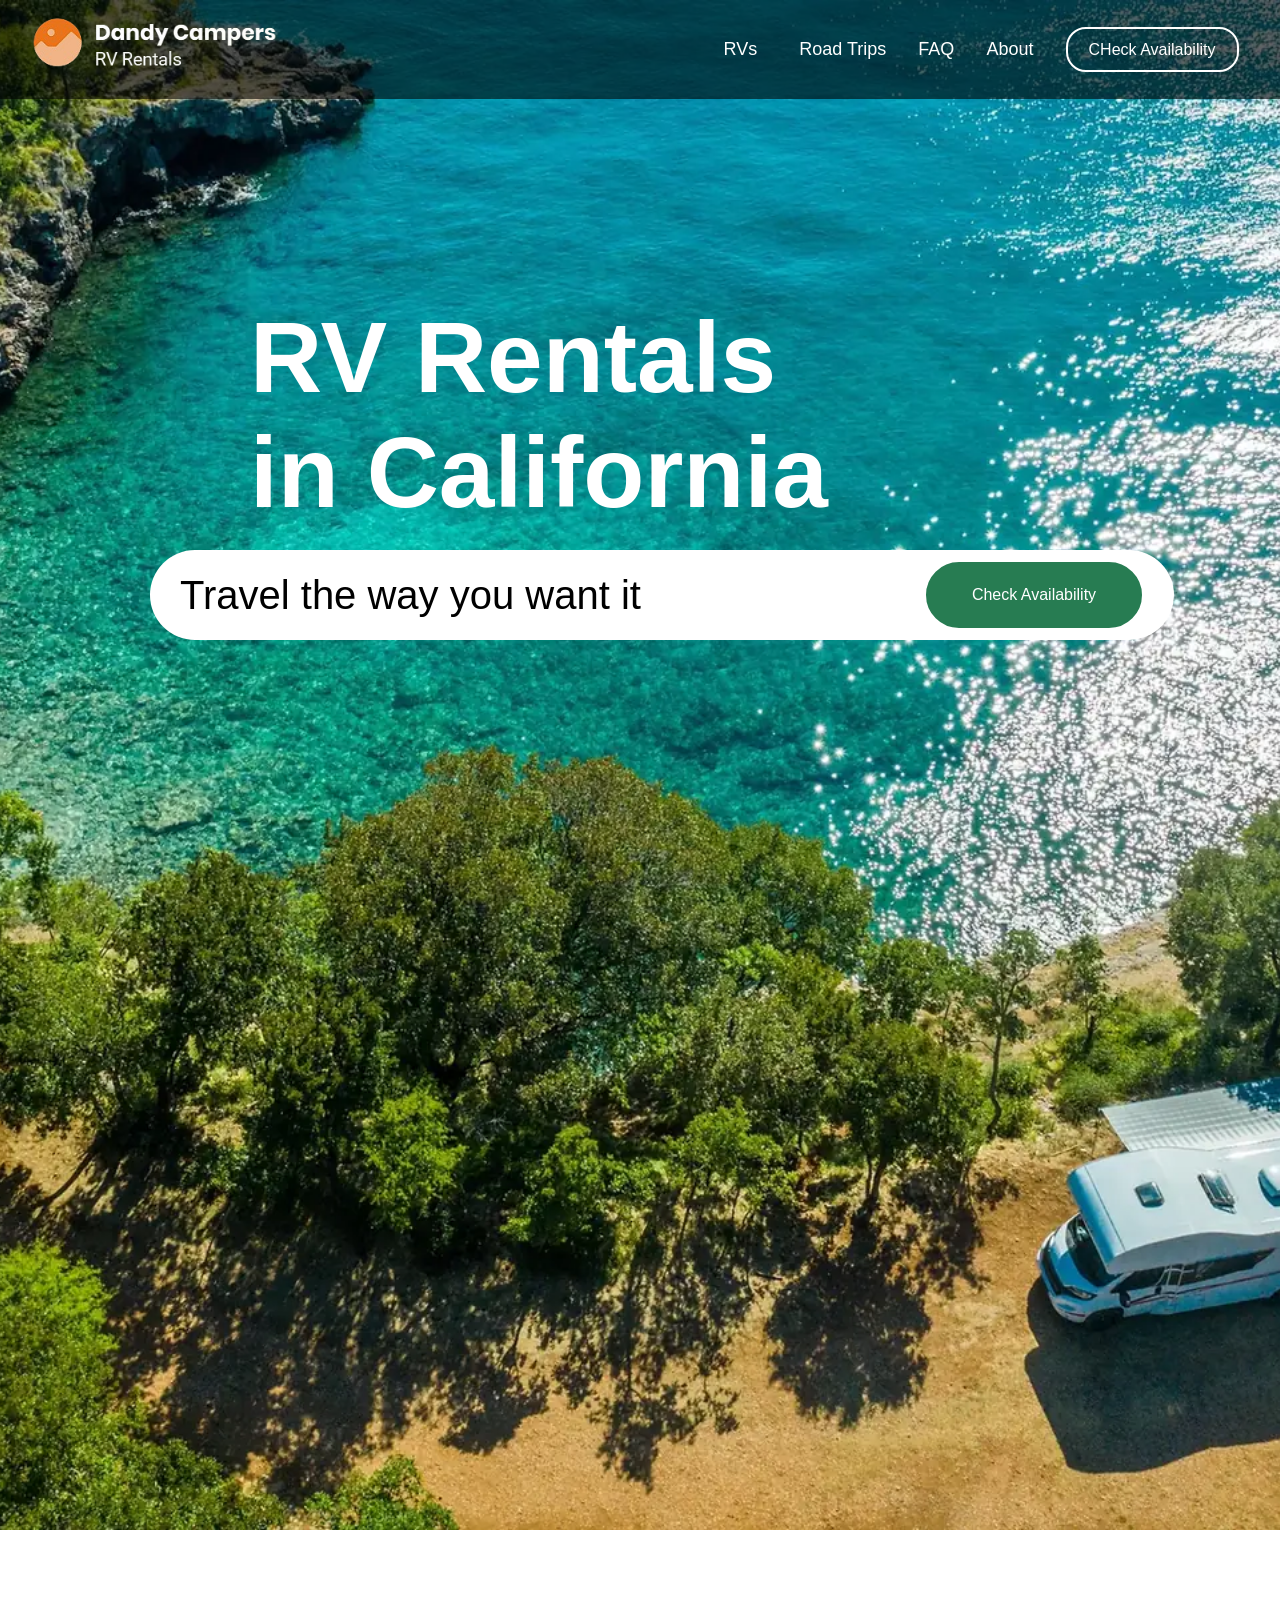
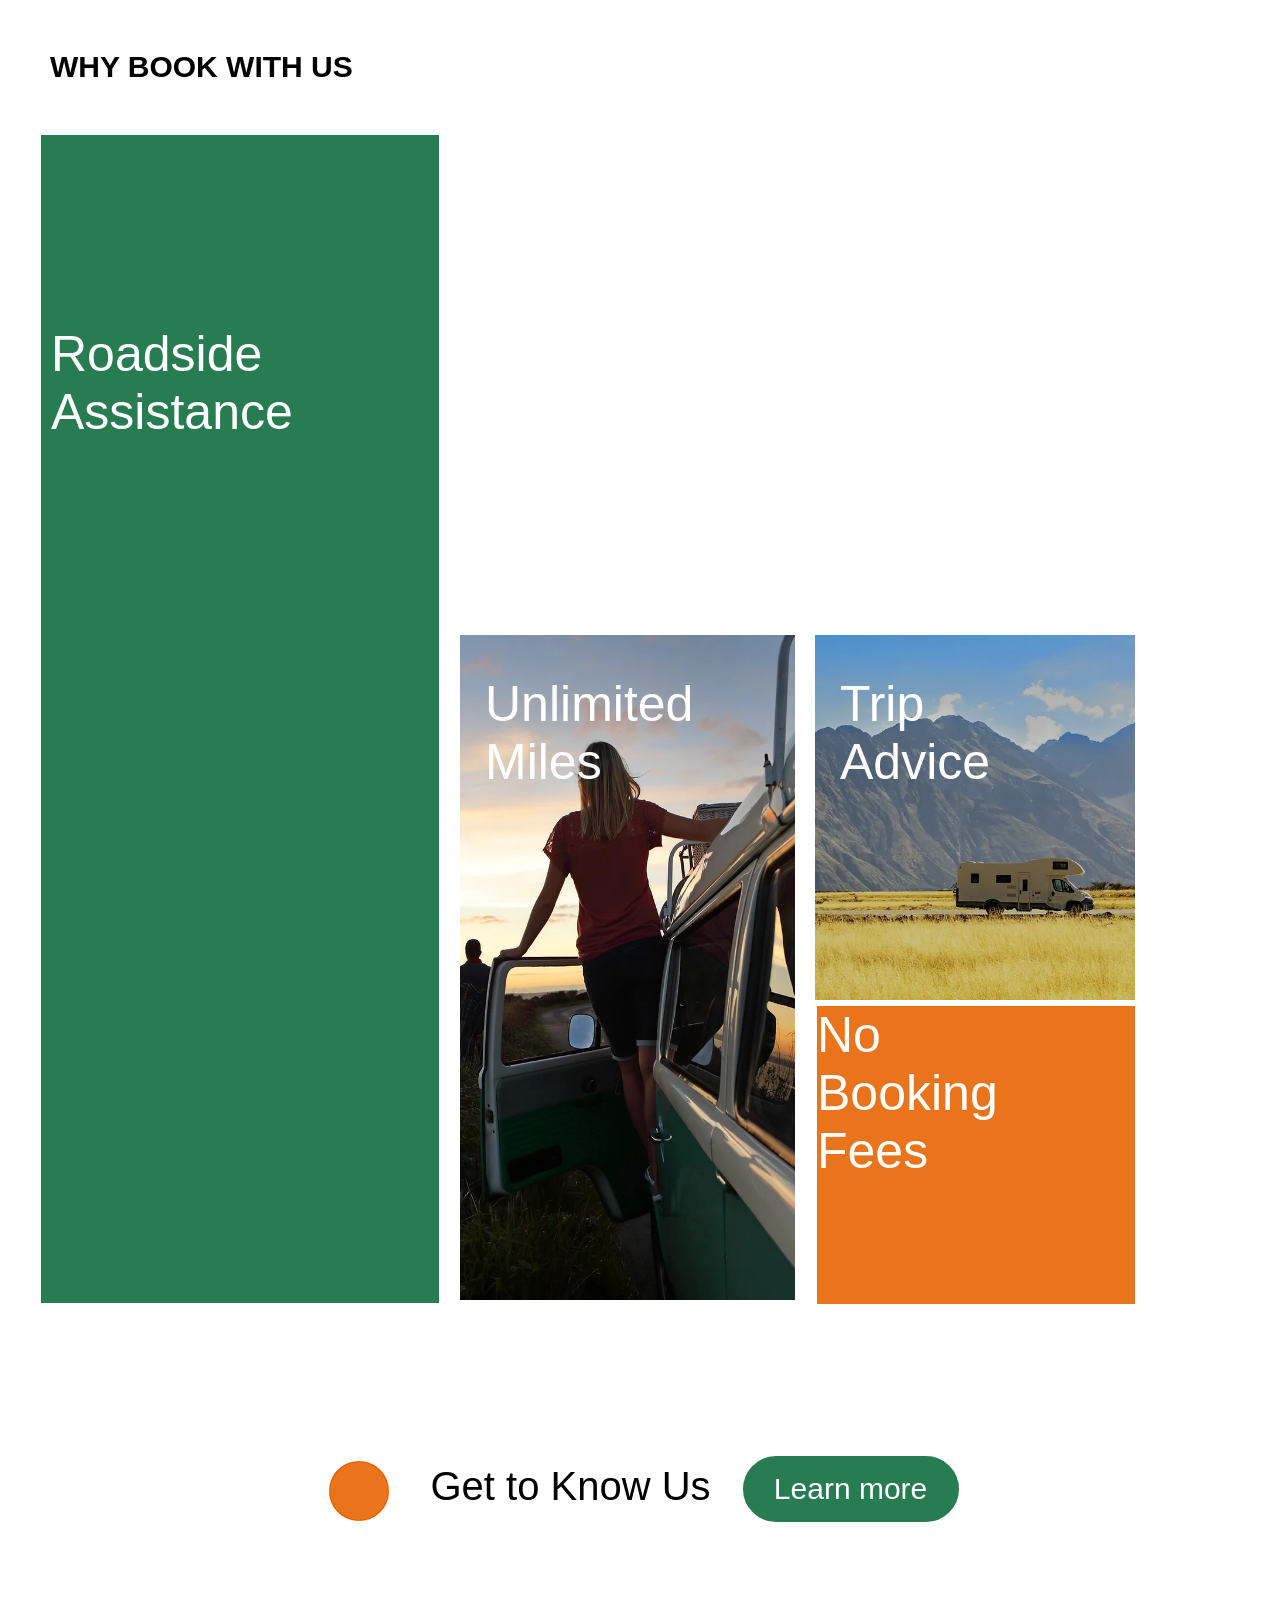
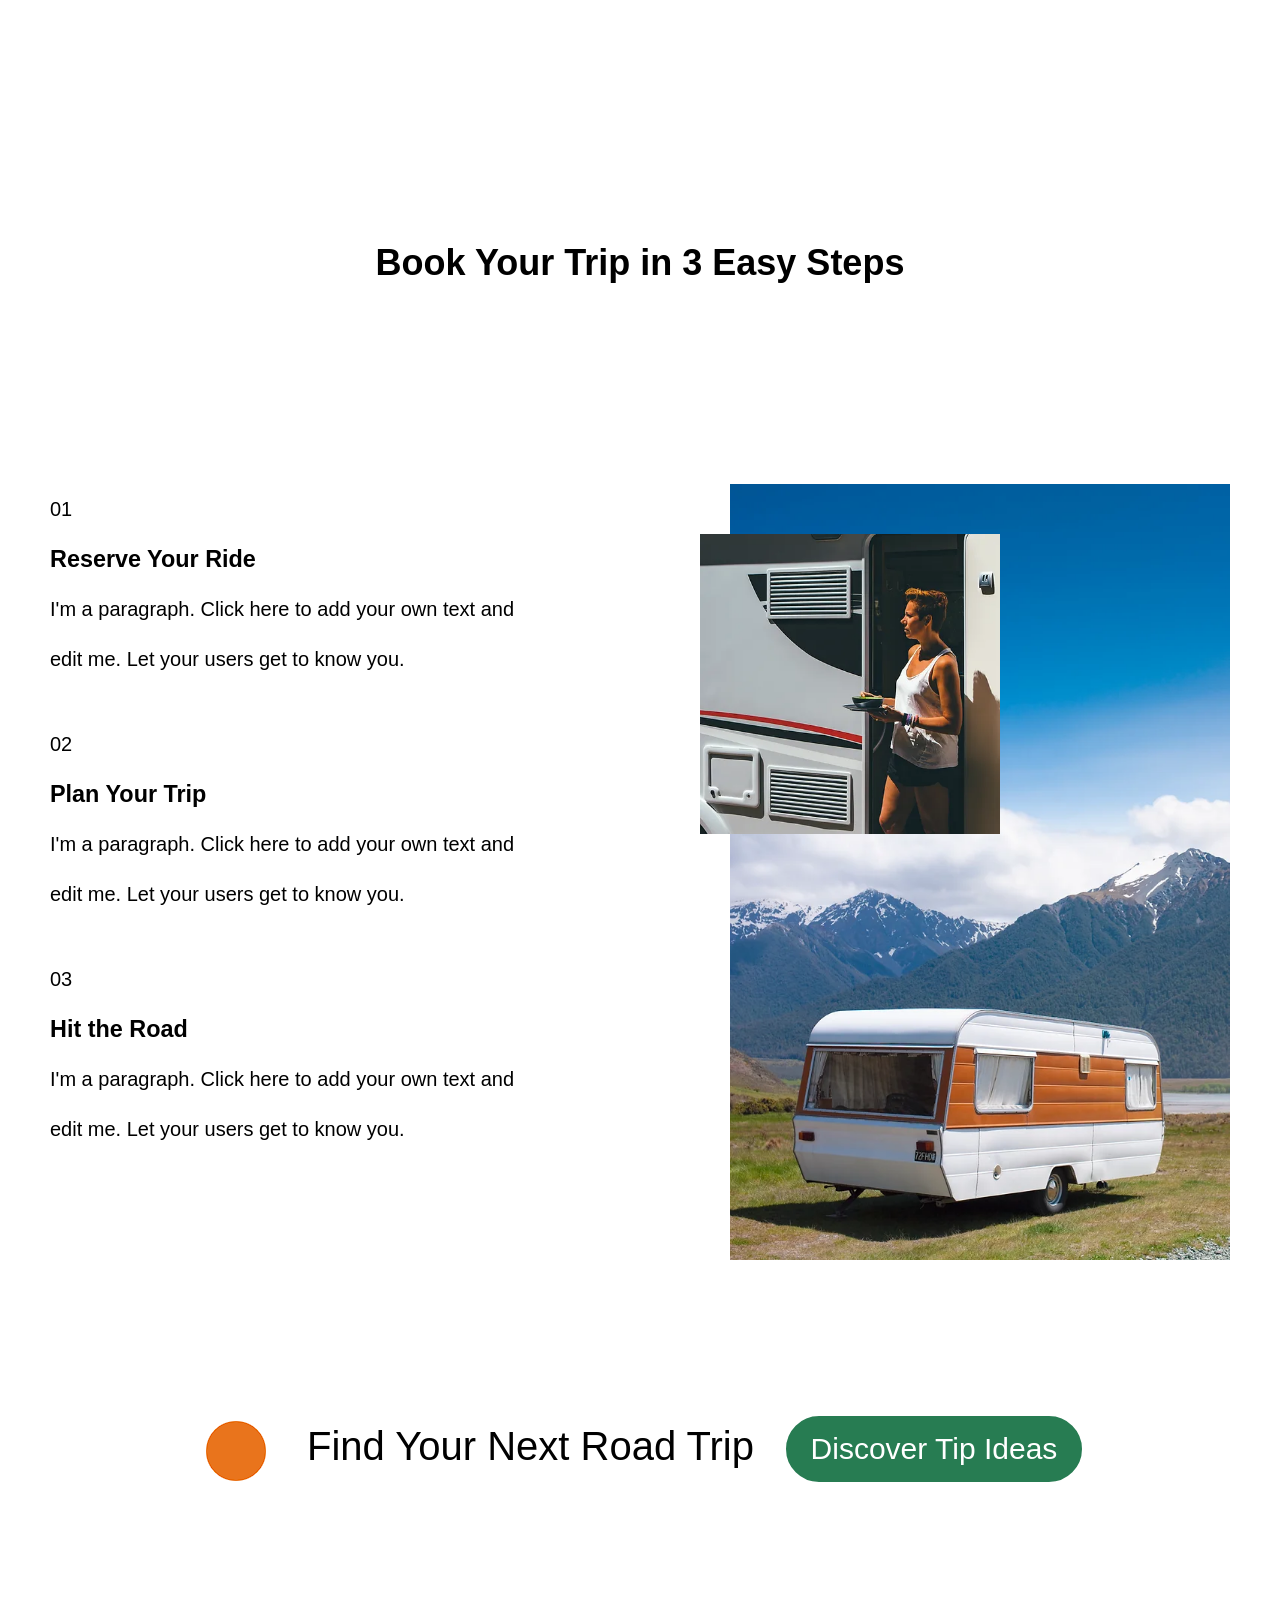
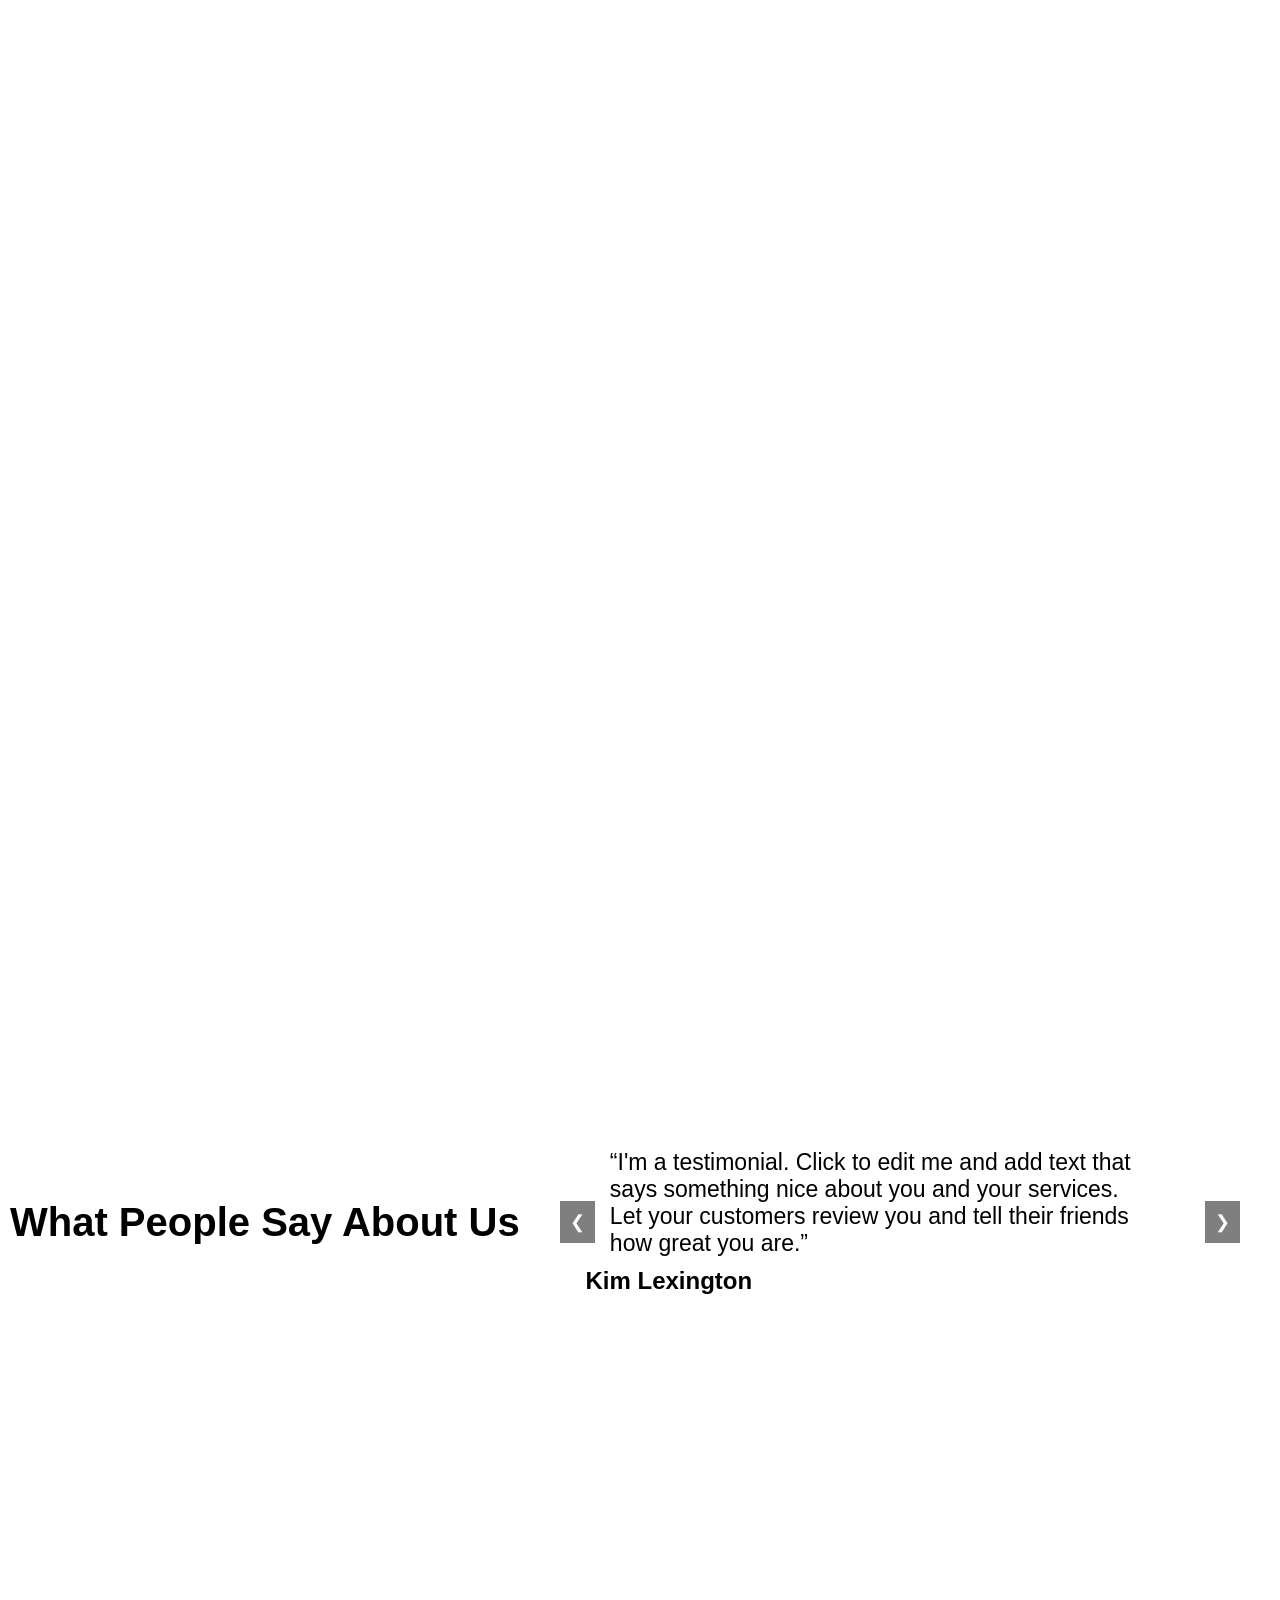
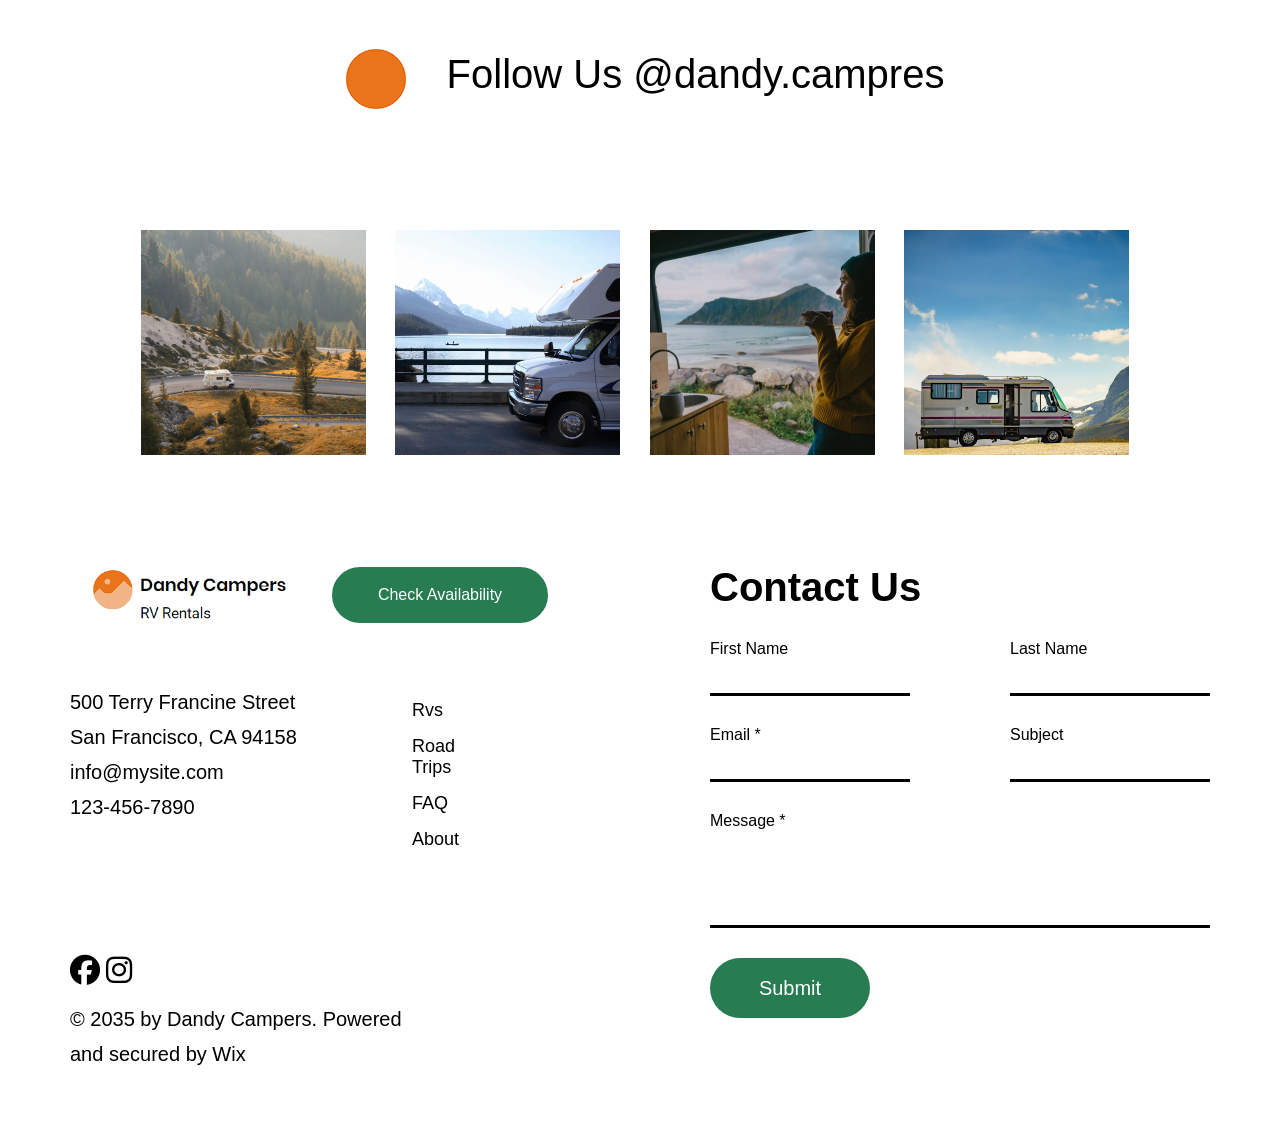
<file: index.html>
<!DOCTYPE html>
<html lang="en">
<head>
    <meta charset="UTF-8">
    <meta name="viewport" content="width=device-width, initial-scale=1.0">
    <title>RV Rentals in California | Dandy Campers</title>
    <meta name="description" content="Rent a camper van or motorhome in California. Roadside assistance, unlimited miles and easy online booking with Dandy Campers.">
    <meta property="og:type" content="website">
    <meta property="og:site_name" content="Dandy Campers">
    <meta property="og:title" content="RV Rentals in California | Dandy Campers">
    <meta property="og:description" content="Rent a camper van or motorhome in California. Roadside assistance, unlimited miles and easy online booking with Dandy Campers.">
    <meta name="theme-color" content="#2b7a4b">
    <link rel="stylesheet" href="./style.css">
    <link rel="preconnect" href="https://cdnjs.cloudflare.com" crossorigin>
    <link rel="preload" as="style" href="https://cdnjs.cloudflare.com/ajax/libs/font-awesome/6.5.2/css/all.min.css" integrity="sha512-SnH5WK+bZxgPHs44uWIX+LLJAJ9/2PkPKZ5QiAj6Ta86w+fsb2TkcmfRyVX3pBnMFcV7oQPJkl9QevSCWr3W6A==" crossorigin="anonymous" referrerpolicy="no-referrer" onload="this.onload=null;this.rel='stylesheet'">
    <noscript><link rel="stylesheet" href="https://cdnjs.cloudflare.com/ajax/libs/font-awesome/6.5.2/css/all.min.css" integrity="sha512-SnH5WK+bZxgPHs44uWIX+LLJAJ9/2PkPKZ5QiAj6Ta86w+fsb2TkcmfRyVX3pBnMFcV7oQPJkl9QevSCWr3W6A==" crossorigin="anonymous" referrerpolicy="no-referrer"></noscript>
    <link rel="stylesheet" href="./rcponcive.css">
    <link rel="preload" as="image" href="./image/camping-mobile.webp" media="(max-width: 768px) and (orientation: portrait)" fetchpriority="high">
    <link rel="preload" as="image" href="./image/camping.webp" media="(min-width: 769px), (orientation: landscape)" fetchpriority="high">
    <style>@media (max-width: 768px) and (orientation: portrait) { header { background-image: url(./image/camping-mobile.webp); } }</style>
</head>
<body>

    <header>
        <nav> 

            <a href="./index.html" aria-label="Dandy Campers home"><img class="logo" src="./image/logo.png" alt="Dandy Campers RV Rentals logo"></a>
            
           <i id="toggleMenu"><i class="fa-solid fa-bars"></i></i>
     

           <div  class=" menu">
           
          
           </div>
           
            <div class="nav-ul">
            
             <ul>
                <li>
                    
                    <a id="dropown-chek" href="./rvs/rvs.html">RVs</a>
                 
                    <ul class="dropdown">
                        <li><a href="./rvs/rvs.html">EuroCamper</a></li>
                        <li><a href="./rvs/rvs.html">vanagon</a></li>
                        <li><a href="./rvs/rvs.html">Ranger van</a></li>
                        <li><a href="./rvs/rvs.html">Travel Triler</a></li>
                        <li><a href="./rvs/rvs.html">Flying Cloud</a></li>
                        <li><a href="./rvs/rvs.html">MotorHome</a></li>
                    </ul>
                </li>  

                <li><a href="./RoadTrip/road.html">Road Trips</a></li>
                <li><a href="./FAQ/faq.html">FAQ</a></li>
                <li><a href="./About/about.html">About</a></li>
            </ul>

            <div id="myNav" class="overlay">
              
             <div class="overlay-btn-title">
                <span class="camper-check-btn">CHeck Availability</span>
                <a href="#" role="button" aria-label="Close" class="closebtn" onclick="closeNav()">&times;</a>
             </div>
                <div class="overlay-content">

                         <span class="travel-first">Travel Details</span>
               
                    <form class="form-btn" action="">
                     <div class="wrapper-for-form">
                        <div class="select-wrapper">
                        <div class="pick-up">
                        
                        <label for="nav-select">Pick up*</label>
                        <select aria-label="Pick-up location" class="nav-select back-color">
                            <option value=""></option>
                            <option>San Diego</option>
                            <option>malibu Beach</option>
                            <option>Misson Bay</option>
                            <option>Napa Valley</option>
                        </select>
                    </div>
                         
                    <div class="drop-off">
                        <label for="nav-select ">Drop Off*</label>
                        <select aria-label="Drop-off location" class="nav-select back-color">
                            <option value=""></option>
                            <option>San Diego</option>
                            <option>malibu Beach</option>
                            <option>Misson Bay</option>
                            <option>Napa Valley</option>
                        </select>
                    </div>   
                    </div>
                         
                      <div class="date">
                         <div class="for-date">
                        <label for="date">Start Date*</label>
                        <input aria-label="Date" class="back-color" name="date" type="date">
                         </div>
                         
                         <div class="for-date">
                        <label for="date">End Date*</label>
                        <input aria-label="Date" class="back-color" name="date" type="date">
                         </div>
                      </div>
                         


                       <div class="number">
                            <div class="for-number">
                                <label for="number">Number of passenger*</label>
                                <input aria-label="Number of travellers" class="back-color" name="number" type="number">
                            </div>

                         <div class="for-number-rvs">
                            <label class="rvs-one" for="rvs">Rv Type</label>
                            <select aria-label="RV type" class="back-color"  name="rvs" id="">
                                <option value=""></option>
                                <option value="">EuroCamper</option>
                                <option value="">Vanagon</option>
                                <option value="">MotorHome</option>
                                <option value="">Ranger Van</option>
                                <option value="">Travel Trailer</option>
                                <option value="">Flying Cloud</option>                              
                            </select>
                         </div>  
                          
                       </div>
                       
                     </div>
                     

                     
                     <span>Personal Details</span>
                 
                 <div class="lastname-wrapper">    
                     <div class="name-lastname">
                            <div class="name-for-form">
                                <label for="name">First Name</label>
                                <input aria-label="First name" class="back-color" type="name" >
                            </div>
                    
                            <div class="name-for-form">
                                <label for="lastname">Last Name</label>
                                <input aria-label="Last name" class="back-color" type="lastname">
                            </div>
                    </div>

                    <div class="name-lastname">
                        <div class="name-for-form">
                            <label for="name">First Name</label>
                            <input aria-label="First name" class="back-color" type="name" >
                        </div>
                
                        <div class="name-for-form">
                            <label for="lastname">Last Name</label>
                            <input aria-label="Last name" class="back-color" type="lastname">
                        </div>
                </div>
            </div>
                    

            <input class="forminput" type="submit">

                    </form>
              </div>
           </div>
    
    
              <button id="overlay-btn" onclick="openNav()">CHeck Availability</button>
    
            </div> 
        
        

        </nav>
            

            <div class="title-one">

                <h1>
                    <span>RV Rentals
                    <br> in California
                   </span>
                </h1>


            </div>

            <div class="title-two">
                <p>Travel the way you want it</p>
                <button><a href="./rvs/rvs.html">Check Availability</a></button>
                
            </div>

         
      
    </header>
<main style="display: contents">


   
    
<section class="section-one">

     <div class="section-one-title">
        <h2>WHY BOOK WITH US</h2>
     </div>


    
    <div class="section-one-card">


            <div class="green-card">

                <div class="road-side">

                
                <span>Roadside <br> Assistance</span>
                </div>
            </div>

    
     <div class="banner-card-car">

        <div class="car-img">
            <img loading="lazy" decoding="async" src="./image/car-girl.webp" alt="Traveller sitting on the roof of a camper van">
        </div>

        <div class="car-text">
            <p>Unlimited <br/> Miles</p>
        </div>
     </div>

     
     <div class="card-together">

        <div class="banner-card-mount">

            <div class="mount-img">
                <img loading="lazy" decoding="async" src="./image/mount.webp" alt="Camper van parked below a mountain">
            </div>
    
            <div class="mount-text">
                <p>Trip <br>
                    Advice</p>
            </div>

        </div>


        <div class="orange-card">
            <div class="orange-card">
                <span>
                    No     <br>
                    Booking <br>
                    Fees    <br>
                </span>
            </div>
        </div>
    </div>  
        
     

    </div>
    

</section>


<section class="two">
      
    <div class="wrapper-section-two">

    

      <div class="logo-ball">
        <img loading="lazy" decoding="async" src="./image/ball.PNG" alt="">
      </div>

     <div class="two-title">
        <p>Get to Know Us</p>
     </div>

     <div class="button-learn">
        <button class="learn-btn">
            <a href="#">Learn more</a>
        </button>
    
        </div>


    </div>


</section>
  
    <section class="three">
        <h2 class="section-title">Book Your Trip in 3 Easy Steps</h2>
    </section>


   <section class="four">
    <div class="four-wrapper">

        <div class="four-tex">
         
         <div class="text-margin">  
          <div>
          <span>01</span> <br>
          <h3>Reserve Your Ride</h3> 
          <p>I'm a paragraph. Click here to add your own text and <br> edit me. Let your users get to know you.</p>
         </div>

          <div>
          <span>02</span>
          <h3>Plan Your Trip</h3> 
          <p>I'm a paragraph. Click here to add your own text and <br> edit me. Let your users get to know you.</p>
          </div>


          <div>
          <span>03</span> <br>
          <h3>Hit the Road</h3> 
          <p>I'm a paragraph. Click here to add your own text and <br> edit me. Let your users get to know you.</p>  
          </div>
         </div> 

        </div>


        <div class="four-img">
            <img loading="lazy" decoding="async" class="image-one" src="./image/sectio-fourth(one).webp" alt="Camper van interior">
            <img loading="lazy" decoding="async" class="image-two" src="./image/fourthe-two.webp" alt="Camper van on a forest road">
        </div>



    </div>
   </section>




   <section class="five">
      
    <div class="wrapper-section-five">

    

      <div class="logo-ball-five">
        <img loading="lazy" decoding="async" src="./image/ball.PNG" alt="">
      </div>

     <div class="five-title">
        <p>Find Your Next Road Trip</p>
     </div>

      <div class="button-dicovery">
        <button class="discovery-btn">
            <a href="#">Discover Tip Ideas</a>
        </button>
    
        </div>


    </div>


</section>


<section class="section-six">
 

</section>

<!-- seven -->

<section class="seven">

    <div class="seven-title">
        <h2>What People Say About Us </h2>
    </div>
 <!-- for slide -->
 
<div class="slider-container">
    <div class="slider">
      <div class="slide">
        <p>
            “I'm a testimonial. Click to edit me and add text that <br>
             says something nice about you and your services. <br>
              Let your customers review you and tell their friends <br>
               how great you are.”
        </p>
        <h2>Kim Lexington</h2>
      </div>
      <div class="slide">
        <p>
            “I'm a testimonial. Click to edit me and add text that <br>
             says something nice about you and your services. <br>
              Let your customers review you and tell their friends <br>
               how great you are.”
        </p>
        <h2>Bex Bradley</h2>
      </div>
      <div class="slide">
        <p>
            “I'm a testimonial. Click to edit me and add text that <br>
             says something nice about you and your services. <br>
              Let your customers review you and tell their friends <br>
               how great you are.”
        </p>
        <h2>Bex Bradley</h2>
      </div>
      <!-- Add more slides as needed -->
    </div>
    <button class="prev" onclick="moveSlide(-1)">&#10094;</button>
    <button class="next" onclick="moveSlide(1)">&#10095;</button>
  </div>
  
          
          
</section>


<section class="eight">

  <div class="wrapper-section-eight">

    <div class="logo-ball-eight">
        <img loading="lazy" decoding="async" src="./image/ball.PNG" alt="">
      </div>

     <div class="eight-title">
        <p>Follow Us @dandy.campres</p>

     </div> 
 </div>



<!-- nine-section -->

<div class="nine-section">
    <div class="nine-card">


        <div class="card-image">
            <img loading="lazy" decoding="async" src="./image/01.webp" alt="Camper van on the coast at sunset" >


            <div class="card-title">
                @wix: #wix, #website, 
                <br>#freewebsite,
                <br> #websitetemplate, #wix.com, 
                <br>#camping, #RV, #trip,
                <br> #outdoor
            </div>
        </div>

        <div class="card-image">
            <img loading="lazy" decoding="async" src="./image/02.webp" alt="Friends camping next to their RV" >


            <div class="card-title">
                @wix: #wix, #website, 
                <br>#freewebsite,
                <br> #websitetemplate, #wix.com, 
                <br>#camping, #RV, #trip,
                <br> #outdoor
            </div>
        </div>


        <div class="card-image">
            <img loading="lazy" decoding="async" src="./image/03.webp" alt="Motorhome on a mountain road" >


            <div class="card-title">
                @wix: #wix, #website, 
                <br>#freewebsite,
                <br> #websitetemplate, #wix.com, 
                <br>#camping, #RV, #trip,
                <br> #outdoor
            </div>
        </div>

        <div class="card-image">
            <img loading="lazy" decoding="async" src="./image/04.webp" alt="Camper van at a lakeside campsite" >


            <div class="card-title">
                @wix: #wix, #website, 
                <br>#freewebsite,
                <br> #websitetemplate, #wix.com, 
                <br>#camping, #RV, #trip,
                <br> #outdoor
            </div>
        </div>

    </div>
</div>

</section>




<!-- footer -->

</main>
<footer >

  <div class="footer-wrapper">
    <div class="footer-btn">
         <a href=""><img loading="lazy" decoding="async" class="logo" src="./image/logo-footer.PNG" alt="Dandy Campers logo"></a>
        <button><a href="./rvs/rvs.html">Check Availability</a></button>

    </div>


<div class="footer-div">
    
        <div class="article">

            <p>500 Terry Francine Street</p>
            <p>San Francisco, CA 94158</p>
            <p>info@mysite.com</p>
            <p>123-456-7890</p>        
            <div class="icon-div">
                <div class="icon">
                     <a href="#"><i class="fa-brands fa-facebook "></i></a>
                     <a href="#"> <i class="fa-brands fa-instagram "></i></a>
                </div>
                
                <p>© 2035 by Dandy Campers. Powered and secured by Wix</p>
            </div>
        </div>

          <div class="anchor">

            <div class="achor-ul">
                
                <ul>
                    <li><a href="#">Rvs</a></li>
                    <li><a href="#">Road Trips</a></li>
                    <li><a href="#">FAQ</a></li>
                    <li><a href="#">About</a></li>
                </ul>
            </div>
                    
       </div>

</div>


  </div>
  
<form action="">
    <h2>Contact Us</h2>
    <div class="input">
        <div>
            <label for="name">First Name</label>
            <input aria-label="First name" type="name" >
        </div>

        <div class="in">
            <label for="lastname">Last Name</label>
            <input aria-label="Last name" type="lastname">
        </div>
    </div>
    <div class="input">
        <div>
            <label for="Email">Email *</label>
            <input aria-label="Email" type="email" >
        </div>

        <div>
            <label for="Subject">Subject</label>
            <input aria-label="Subject" type="Subject">
        </div>
        
    </div>

    <div class="massage">
        <label for="Message">Message *</label>
        <input aria-label="Message" type="Message">
    </div>


        <input class="subinput" type="submit">



        
   
 

</form>

</footer>


 

    

           
<script src="./script.js"></script>
    
</body>
</html>
</file>
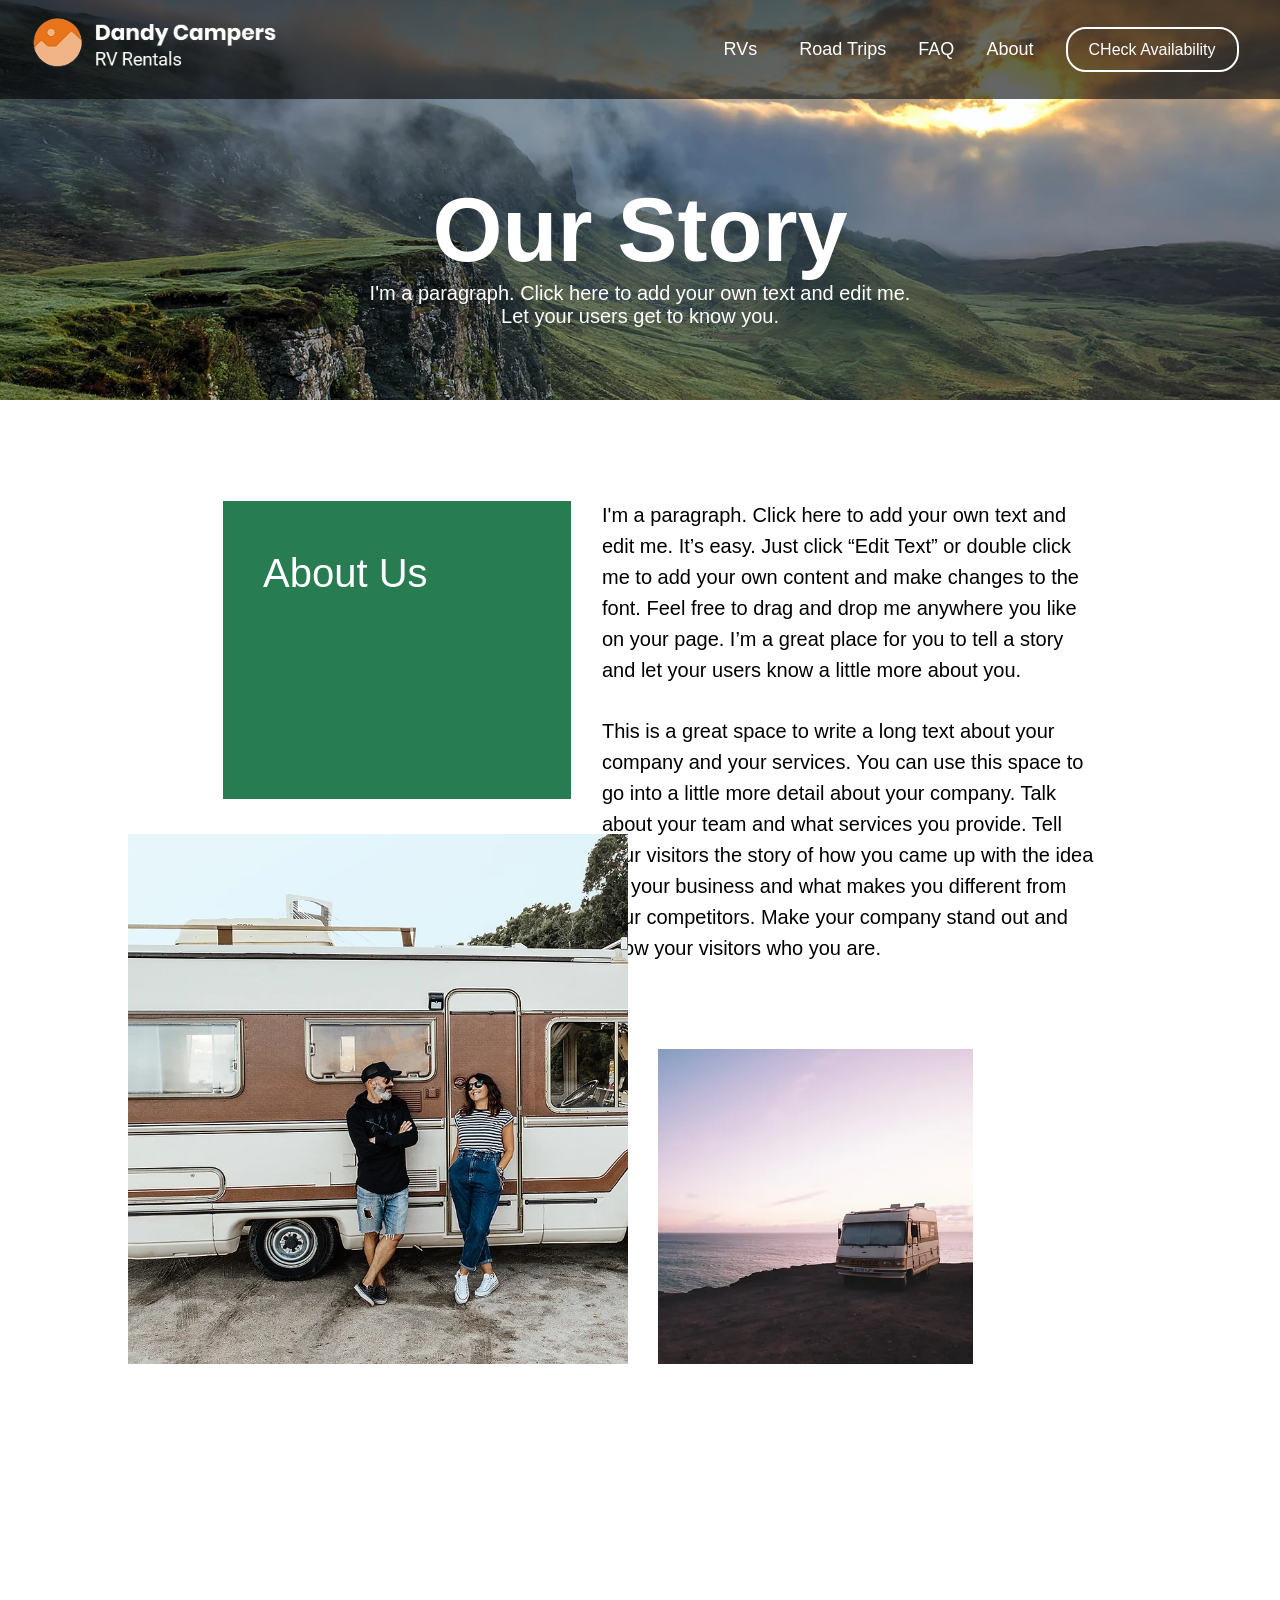
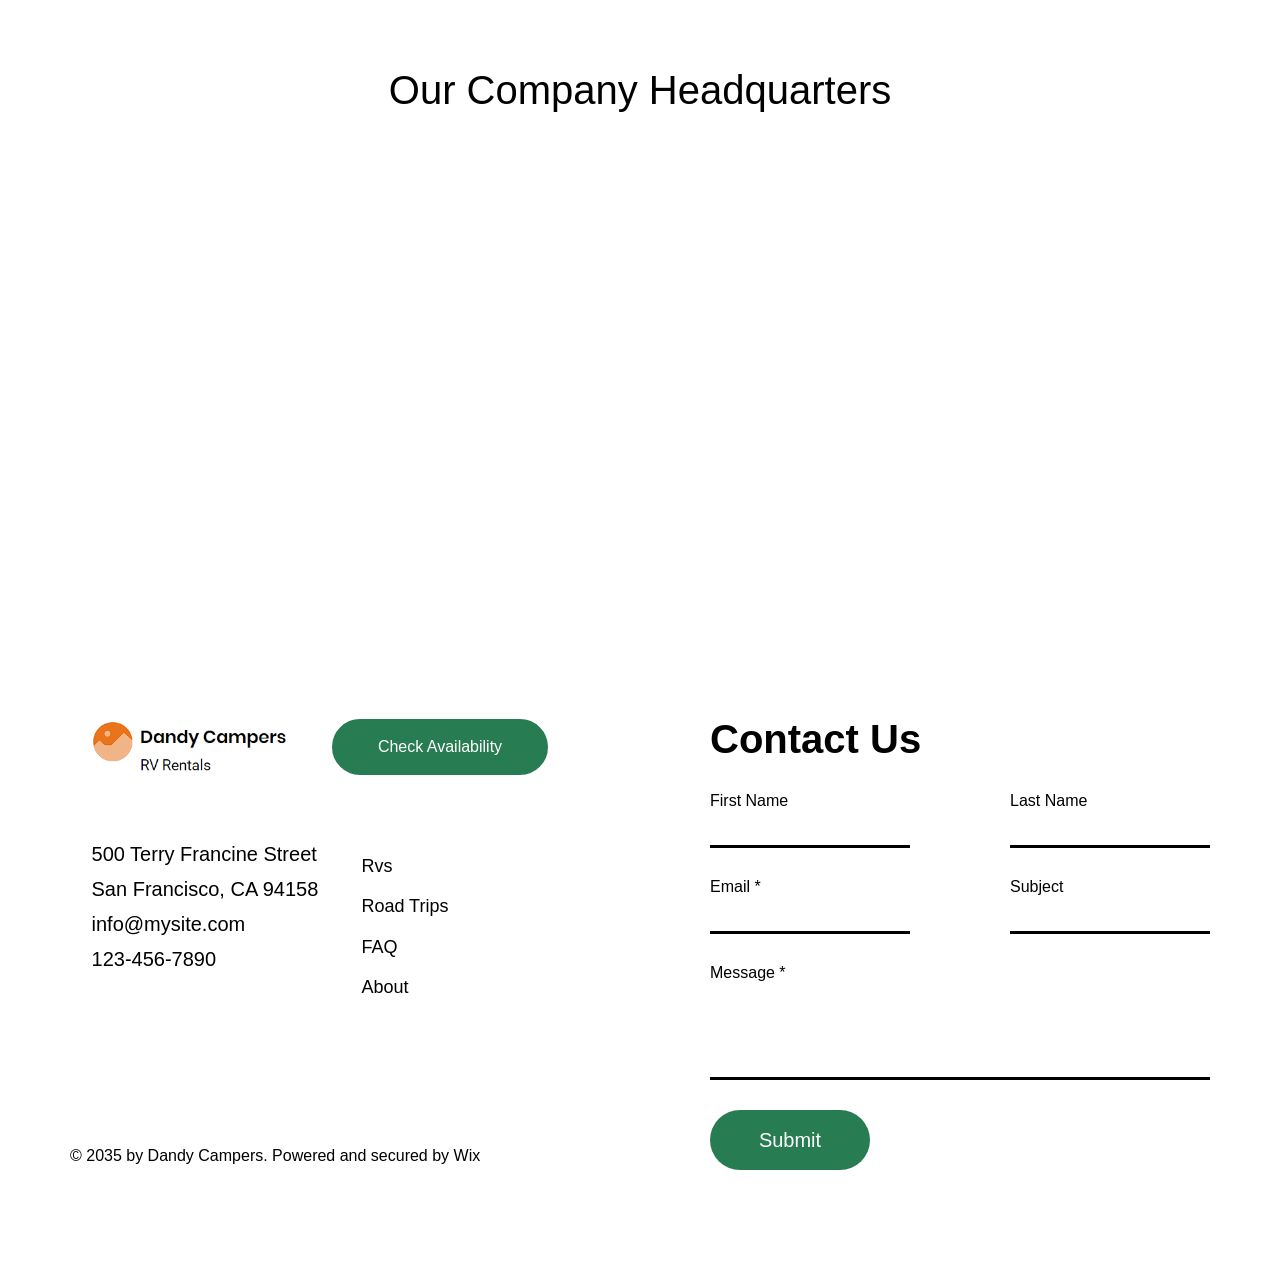
<file: About/about.html>
<!DOCTYPE html>
<html lang="en">
<head>
    <meta charset="UTF-8">
    <meta name="viewport" content="width=device-width, initial-scale=1.0">
    <title>About Us | Dandy Campers RV Rentals</title>
    <meta name="description" content="Meet Dandy Campers: a California RV rental team that helps you travel the way you want.">
    <meta property="og:type" content="website">
    <meta property="og:site_name" content="Dandy Campers">
    <meta property="og:title" content="About Us | Dandy Campers RV Rentals">
    <meta property="og:description" content="Meet Dandy Campers: a California RV rental team that helps you travel the way you want.">
    <meta name="theme-color" content="#2b7a4b">
    <link rel="stylesheet" href="./about.css">
</head>
<body>
    
    <header>
        <nav> 

            <a href="../index.html"><img class="logo" src="../image/logo.png" alt=""></a>
            
            
            <div class="nav-ul">
             <ul>
                <li>
                    <a id="dropown-chek" href="../rvs/rvs.html">RVs</a>
                 
                    <ul class="dropdown">
                        <li><a href="#">EuroCamper</a></li>
                        <li><a href="#">vanagon</a></li>
                        <li><a href="#">Ranger van</a></li>
                        <li><a href="#">Travel Triler</a></li>
                        <li><a href="#">Flying Cloud</a></li>
                        <li><a href="#">MotorHome</a></li>
                    </ul>
                </li>  

                <li><a href="../RoadTrip/road.html">Road Trips</a></li>
                <li><a href="../FAQ/faq.html">FAQ</a></li>
                <li><a href="">About</a></li>
            </ul>
            

            
            <div id="myNav" class="overlay">
              
                <div class="overlay-btn-title">
                   <span class="camper-check-btn">CHeck Availability</span>
                   <a href="javascript:void(0)" class="closebtn" onclick="closeNav()">&times;</a>
                </div>
                   <div class="overlay-content">
   
                            <span class="travel-first">Travel Details</span>
                  
                       <form class="form-btn" action="">
                        <div class="wrapper-for-form">
                           <div class="select-wrapper">
                           <div class="pick-up">
                           
                           <label for="nav-select">Pick up*</label>
                           <select class="nav-select">
                               <option value=""></option>
                               <option>San Diego</option>
                               <option>malibu Beach</option>
                               <option>Misson Bay</option>
                               <option>Napa Valley</option>
                           </select>
                       </div>
                            
                       <div class="drop-off">
                           <label for="nav-select">Drop Off*</label>
                           <select class="nav-select">
                               <option value=""></option>
                               <option>San Diego</option>
                               <option>malibu Beach</option>
                               <option>Misson Bay</option>
                               <option>Napa Valley</option>
                           </select>
                       </div>   
                       </div>
                            
                         <div class="date">
                            <div class="for-date">
                           <label for="date">Start Date*</label>
                           <input name="date" type="date">
                            </div>
                            
                            <div class="for-date">
                           <label for="date">End Date*</label>
                           <input name="date" type="date">
                            </div>
                         </div>
                            
   
   
                          <div class="number">
                               <div class="for-number">
                                   <label for="number">Number of passenger*</label>
                                   <input name="number" type="number">
                               </div>
   
                            <div class="for-number-rvs">
                               <label class="rvs-one" for="rvs">Rv Type</label>
                               <select  name="rvs" id="">
                                   <option value=""></option>
                                   <option value="">EuroCamper</option>
                                   <option value="">Vanagon</option>
                                   <option value="">MotorHome</option>
                                   <option value="">Ranger Van</option>
                                   <option value="">Travel Trailer</option>
                                   <option value="">Flying Cloud</option>                              
                               </select>
                            </div>  
                             
                          </div>
                          
                        </div>
                        
   
                        
                        <span>Personal Details</span>
                    
                    <div class="lastname-wrapper">    
                        <div class="name-lastname">
                               <div class="name-for-form">
                                   <label for="name">First Name</label>
                                   <input type="name" >
                               </div>
                       
                               <div class="name-for-form">
                                   <label for="lastname">Last Name</label>
                                   <input type="lastname">
                               </div>
                       </div>
   
                       <div class="name-lastname">
                           <div class="name-for-form">
                               <label for="name">First Name</label>
                               <input type="name" >
                           </div>
                   
                           <div class="name-for-form">
                               <label for="lastname">Last Name</label>
                               <input type="lastname">
                           </div>
                   </div>
               </div>
                       
   
               <input class="forminput" type="submit">
   
                       </form>
                 </div>
              </div>
       
       
                 <button id="overlay-btn" onclick="openNav()">CHeck Availability</button>
       
               </div> 
        
        

        </nav>
            

        <div class="faq-title">
            <h1>Our Story</h1>
            <span>I'm a paragraph. Click here to add your own text and edit me. <br> Let your users get to know you.</span>
        </div>

    </header>

    <section class="section-for-about">
     
     <div class="about-title-wrapper">
         <div class="about-us">
                <div class="about-side">
                  <span>About Us</span>
                </div>
        </div>

       <div class="about-us-title">
        <p>
            I'm a paragraph. Click here to add your own text and edit me. It’s easy. 
            Just click “Edit Text” or double click me to add your own content and make changes to the font.
            Feel free to drag and drop me anywhere you like on your page. I’m a great place for you
            to tell a story and let your users know a little more about you. 
        </p>

        <p class="title-abou-second">
            This is a great space to write a long text about your company and your services. 
            You can use this space to go into a little more detail about your company.
            Talk about your team and what services you provide. 
            Tell your visitors the story of how you came up with the idea for your business and what makes you different from your competitors. 
            Make your company stand out and show your visitors who you are.
        </p>
       </div>

     </div>
     
     <div class="about-img-wrapper">

        <div class="about-img-one">
            <img src="./image/first-about.webp" alt="">
        </div>

        <div class="about-img-two">
            <img src="./image/second-about.webp" alt="">
        </div>
     </div>

    </section>


     <section class="company-map">
        <div class="company-map-title">
            <p>Our Company Headquarters</p>
        </div>
     </section>


     <iframe src="https://www.google.com/maps/embed?pb=!1m10!1m8!1m3!1d12614.578527134014!2d-122.419415!3d37.77493!3m2!1i1024!2i768!4f13.1!5e0!3m2!1sen!2sus!4v1720281325799!5m2!1sen!2sus" width="100%" height="450" style="border:0;" allowfullscreen="" loading="lazy" referrerpolicy="no-referrer-when-downgrade"></iframe>



     <!-- footer -->

<footer >

    <div class="footer-wrapper">
      <div class="footer-btn">
           <a href=""><img class="logo" src="../image/logo-footer.PNG" alt=""></a>
          <button><a href="">Check Availability</a></button>
  
      </div>
  
  
  <div class="footer-div">
      
          <div class="article">
  
              <p>500 Terry Francine Street</p>
              <p>San Francisco, CA 94158</p>
              <p>info@mysite.com</p>
              <p>123-456-7890</p>        
          </div>
  
            <div class="anchor">
  
              <div class="achor-ul">
                  
                  <ul>
                      <li><a href="#">Rvs</a></li>
                      <li><a href="#">Road Trips</a></li>
                      <li><a href="#">FAQ</a></li>
                      <li><a href="#">About</a></li>
                  </ul>
              </div>
                      
         </div>
  
  </div>
  
  <div class="icon-div">
      <div class="icon">
           <a href="#"><i class="fa-brands fa-facebook "></i></a>
           <a href="#"> <i class="fa-brands fa-instagram "></i></a>
      </div>
      
      <p>© 2035 by Dandy Campers. Powered and secured by Wix</p>
  </div>
    </div>
    
  <form action="">
      <h2>Contact Us</h2>
      <div class="input">
          <div>
              <label for="name">First Name</label>
              <input type="name" >
          </div>
  
          <div class="in">
              <label for="lastname">Last Name</label>
              <input type="lastname">
          </div>
      </div>
      <div class="input">
          <div>
              <label for="Email">Email *</label>
              <input type="email" >
          </div>
  
          <div>
              <label for="Subject">Subject</label>
              <input type="Subject">
          </div>
          
      </div>
  
      <div class="massage">
          <label for="Message">Message *</label>
          <input type="Message">
      </div>
  
  
          <input class="subinput" type="submit">
     
   
  
  </form>
  
  </footer>
  
        
<script src="./about.js"></script>    
</body>
</html>
</file>
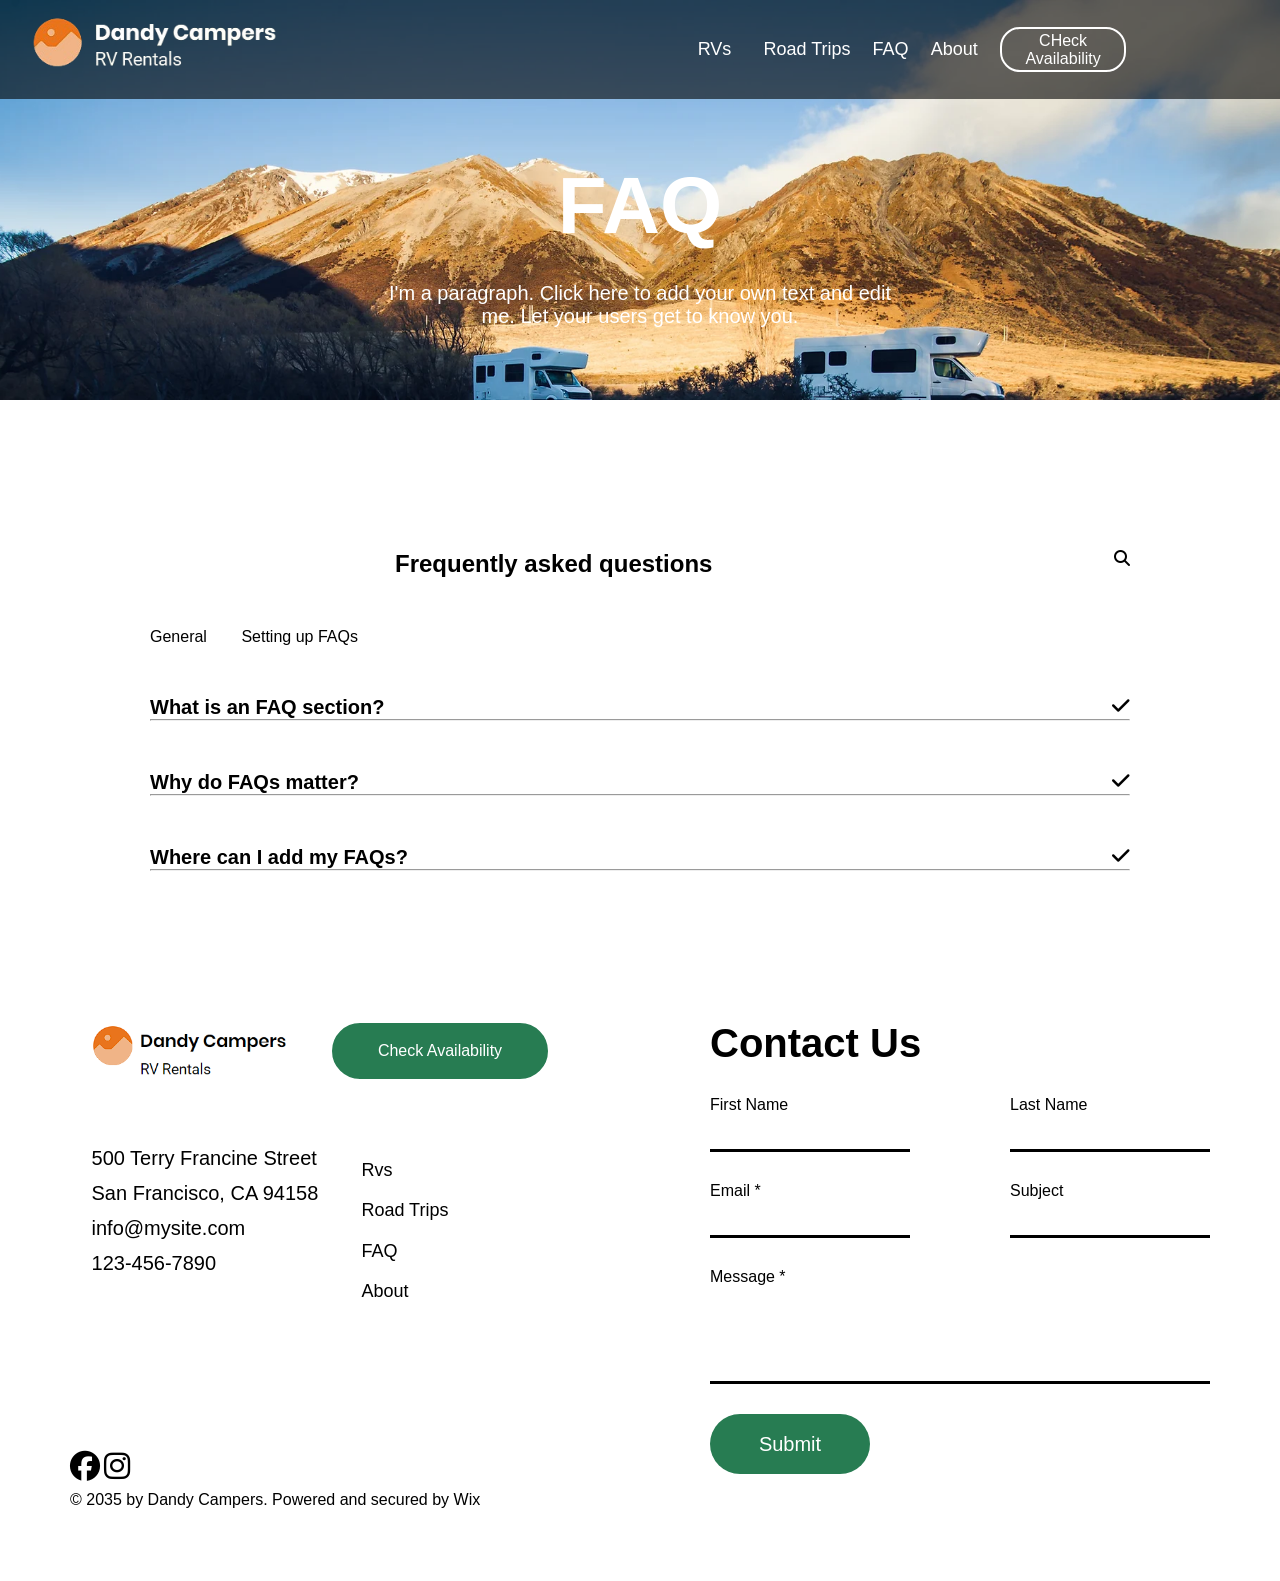
<file: FAQ/faq.html>
<!DOCTYPE html>
<html lang="en">
<head>
    <meta charset="UTF-8">
    <meta name="viewport" content="width=device-width, initial-scale=1.0">
    <title>FAQ | Dandy Campers RV Rentals</title>
    <meta name="description" content="Answers to common questions about renting an RV with Dandy Campers: booking, insurance, mileage and pick-up.">
    <meta property="og:type" content="website">
    <meta property="og:site_name" content="Dandy Campers">
    <meta property="og:title" content="FAQ | Dandy Campers RV Rentals">
    <meta property="og:description" content="Answers to common questions about renting an RV with Dandy Campers: booking, insurance, mileage and pick-up.">
    <meta name="theme-color" content="#2b7a4b">
    <link rel="stylesheet" href="./faq.css">
    <link rel="stylesheet" href="./faq.recponcive.css">
    <link rel="preconnect" href="https://cdnjs.cloudflare.com" crossorigin>
    <link rel="preload" as="style" href="https://cdnjs.cloudflare.com/ajax/libs/font-awesome/6.5.2/css/all.min.css" integrity="sha512-SnH5WK+bZxgPHs44uWIX+LLJAJ9/2PkPKZ5QiAj6Ta86w+fsb2TkcmfRyVX3pBnMFcV7oQPJkl9QevSCWr3W6A==" crossorigin="anonymous" referrerpolicy="no-referrer" onload="this.onload=null;this.rel='stylesheet'">
    <noscript><link rel="stylesheet" href="https://cdnjs.cloudflare.com/ajax/libs/font-awesome/6.5.2/css/all.min.css" integrity="sha512-SnH5WK+bZxgPHs44uWIX+LLJAJ9/2PkPKZ5QiAj6Ta86w+fsb2TkcmfRyVX3pBnMFcV7oQPJkl9QevSCWr3W6A==" crossorigin="anonymous" referrerpolicy="no-referrer"></noscript>
</head>
<body>
    
    <header>
        <nav> 

            <a href="../index.html"><img class="logo" src="../image/logo.png" alt=""></a>
            
            
            <i id="toggleMenu"><i class="fa-solid fa-bars"></i></i>
     

            <div  class=" menu">
            
           
            </div>
            
             <div class="nav-ul">   

            <div class="nav-ul">
             <ul>
                <li>
                    <a id="dropown-chek" href="../rvs/rvs.html">RVs</a>
                 
                    <ul class="dropdown">
                        <li><a href="#">EuroCamper</a></li>
                        <li><a href="#">vanagon</a></li>
                        <li><a href="#">Ranger van</a></li>
                        <li><a href="#">Travel Triler</a></li>
                        <li><a href="#">Flying Cloud</a></li>
                        <li><a href="#">MotorHome</a></li>
                    </ul>
                </li>  

                <li><a href="../RoadTrip/road.html">Road Trips</a></li>
                <li><a href="../FAQ/faq.html">FAQ</a></li>
                <li><a href="../About/about.html">About</a></li>
            </ul>

            <div id="myNav" class="overlay">
              
             <div class="overlay-btn-title">
                <span class="camper-check-btn">CHeck Availability</span>
                <a href="javascript:void(0)" class="closebtn" onclick="closeNav()">&times;</a>
             </div>
                <div class="overlay-content">

                         <span class="travel-first">Travel Details</span>
               
                    <form class="form-btn" action="">
                     <div class="wrapper-for-form">
                        <div class="select-wrapper">
                        <div class="pick-up">
                        
                        <label for="nav-select">Pick up*</label>
                        <select class="nav-select">
                            <option value=""></option>
                            <option>San Diego</option>
                            <option>malibu Beach</option>
                            <option>Misson Bay</option>
                            <option>Napa Valley</option>
                        </select>
                    </div>
                         
                    <div class="drop-off">
                        <label for="nav-select">Drop Off*</label>
                        <select class="nav-select">
                            <option value=""></option>
                            <option>San Diego</option>
                            <option>malibu Beach</option>
                            <option>Misson Bay</option>
                            <option>Napa Valley</option>
                        </select>
                    </div>   
                    </div>
                         
                      <div class="date">
                         <div class="for-date">
                        <label for="date">Start Date*</label>
                        <input name="date" type="date">
                         </div>
                         
                         <div class="for-date">
                        <label for="date">End Date*</label>
                        <input name="date" type="date">
                         </div>
                      </div>
                         


                       <div class="number">
                            <div class="for-number">
                                <label for="number">Number of passenger*</label>
                                <input name="number" type="number">
                            </div>

                         <div class="for-number-rvs">
                            <label class="rvs-one" for="rvs">Rv Type</label>
                            <select  name="rvs" id="">
                                <option value=""></option>
                                <option value="">EuroCamper</option>
                                <option value="">Vanagon</option>
                                <option value="">MotorHome</option>
                                <option value="">Ranger Van</option>
                                <option value="">Travel Trailer</option>
                                <option value="">Flying Cloud</option>                              
                            </select>
                         </div>  
                          
                       </div>
                       
                     </div>
                     

                     
                     <span>Personal Details</span>
                 
                 <div class="lastname-wrapper">    
                     <div class="name-lastname">
                            <div class="name-for-form">
                                <label for="name">First Name</label>
                                <input type="name" >
                            </div>
                    
                            <div class="name-for-form">
                                <label for="lastname">Last Name</label>
                                <input type="lastname">
                            </div>
                    </div>

                    <div class="name-lastname">
                        <div class="name-for-form">
                            <label for="name">First Name</label>
                            <input type="name" >
                        </div>
                
                        <div class="name-for-form">
                            <label for="lastname">Last Name</label>
                            <input type="lastname">
                        </div>
                </div>
            </div>
                    

            <input class="forminput" type="submit">

                    </form>
              </div>
           </div>
    
    
              <button id="overlay-btn" onclick="openNav()">CHeck Availability</button>
    
            </div> 
        
        

        </nav>
            

        <div class="title-wrapper">
            <div class="title-one">
                <span>FAQ</span>
                <p>I'm a paragraph. Click here to add your own text and edit me. Let your users get to know you.</p>
            </div>
         </div>
           
         
      
    </header>


 
    <section class="first">
      
        <div class="first-title">
            <h2>Frequently asked questions</h2>
            <i class="fa-solid fa-magnifying-glass"></i>
        </div>
       
     <div class="first-main">
        <span class="main-general">General</span>
        <span>Setting up FAQs</span>
        
        <div class="first-wrapper">
        <div class="first-content">
           <p> What is an FAQ section? </p>
           <i class="fa-solid fa-check"></i>
        </div>
        <hr>
        <div class="first-content">
            <p>Why do FAQs matter?</p>
            <i class="fa-solid fa-check"></i>
        </div>
        <hr>
        <div class="first-content">
            <p>Where can I add my FAQs?</p>
            <i class="fa-solid fa-check"></i>
        </div>
        <hr>
        </div>

     </div>   

    </section>



    <!-- footer -->

<footer >

    <div class="footer-wrapper">
      <div class="footer-btn">
           <a href=""><img class="logo" src="../image/logo-footer.PNG" alt=""></a>
          <button><a href="">Check Availability</a></button>
  
      </div>
  
  
  <div class="footer-div">
      
          <div class="article">
  
              <p>500 Terry Francine Street</p>
              <p>San Francisco, CA 94158</p>
              <p>info@mysite.com</p>
              <p>123-456-7890</p>        
          </div>
  
            <div class="anchor">
  
              <div class="achor-ul">
                  
                  <ul>
                      <li><a href="#">Rvs</a></li>
                      <li><a href="#">Road Trips</a></li>
                      <li><a href="#">FAQ</a></li>
                      <li><a href="#">About</a></li>
                  </ul>
              </div>
                      
         </div>
  
  </div>
  
  <div class="icon-div">
      <div class="icon">
           <a href="#"><i class="fa-brands fa-facebook "></i></a>
           <a href="#"> <i class="fa-brands fa-instagram "></i></a>
      </div>
      
      <p>© 2035 by Dandy Campers. Powered and secured by Wix</p>
  </div>
    </div>
    
  <form action="">
      <h2>Contact Us</h2>
      <div class="input">
          <div>
              <label for="name">First Name</label>
              <input type="name" >
          </div>
  
          <div class="in">
              <label for="lastname">Last Name</label>
              <input type="lastname">
          </div>
      </div>
      <div class="input">
          <div>
              <label for="Email">Email *</label>
              <input type="email" >
          </div>
  
          <div>
              <label for="Subject">Subject</label>
              <input type="Subject">
          </div>
          
      </div>
  
      <div class="massage">
          <label for="Message">Message *</label>
          <input type="Message">
      </div>
  
  
          <input class="subinput" type="submit">
     
   
  
  </form>
  
  </footer>
  
        

 <script src="./faq.js"></script>   
</body>
</html>
</file>
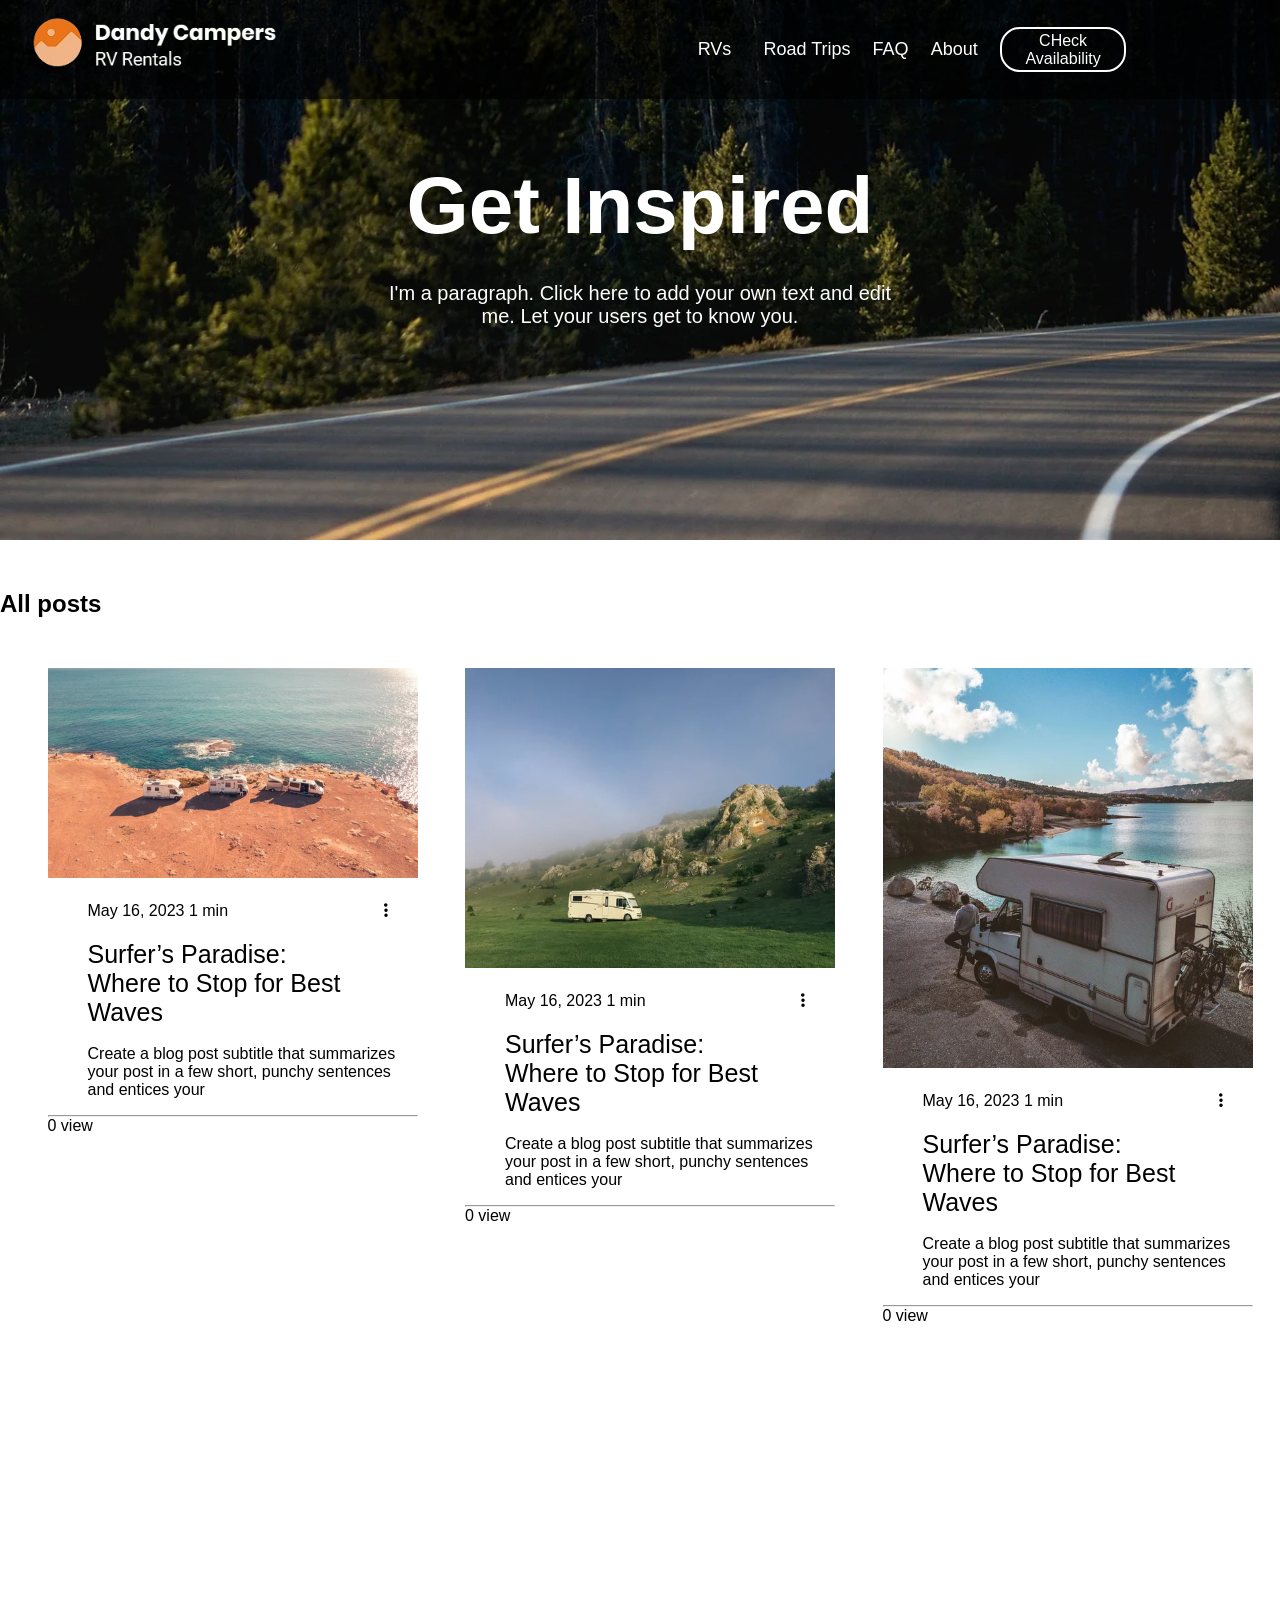
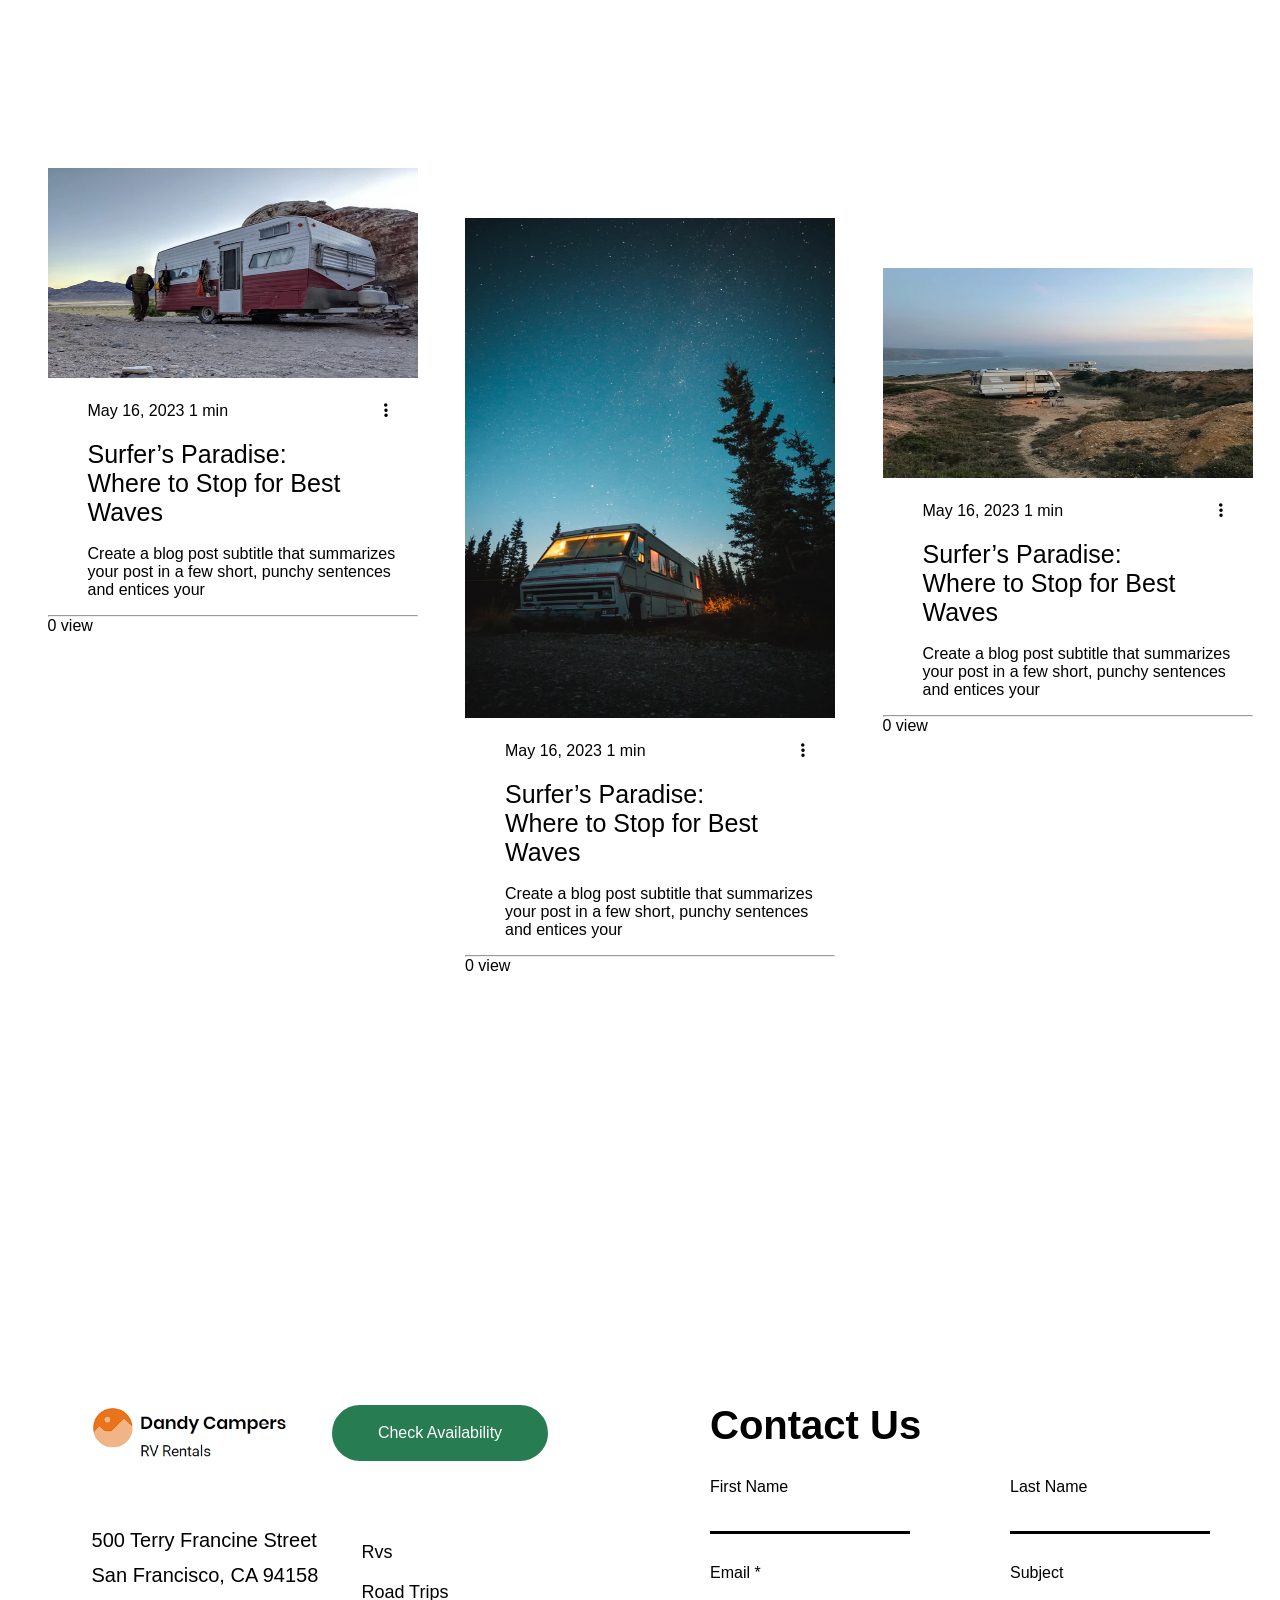
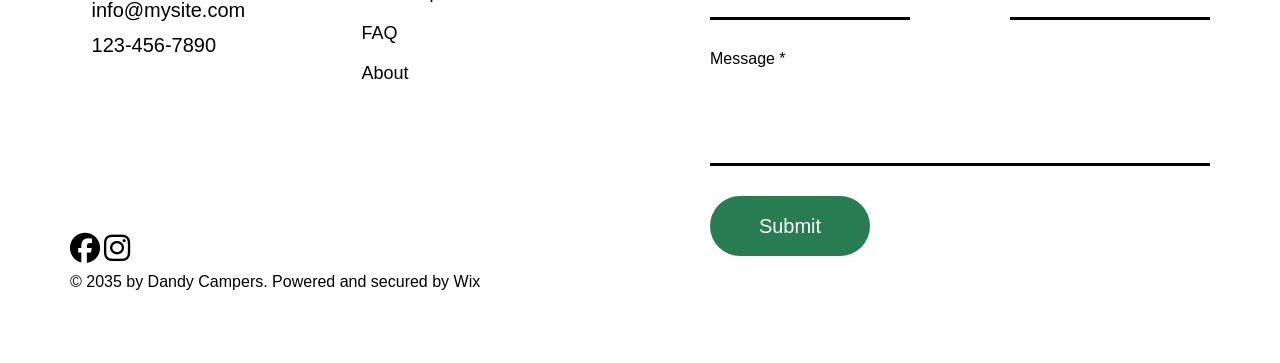
<file: RoadTrip/road.html>
<!DOCTYPE html>
<html lang="en">
<head>
    <meta charset="UTF-8">
    <meta name="viewport" content="width=device-width, initial-scale=1.0">
    <title>Road Trips in California | Dandy Campers</title>
    <meta name="description" content="Road trip ideas and routes across California for your camper van or motorhome rental.">
    <meta property="og:type" content="website">
    <meta property="og:site_name" content="Dandy Campers">
    <meta property="og:title" content="Road Trips in California | Dandy Campers">
    <meta property="og:description" content="Road trip ideas and routes across California for your camper van or motorhome rental.">
    <meta name="theme-color" content="#2b7a4b">
    <link rel="stylesheet" href="./road.css">
    <link rel="stylesheet" href="./road.recponcive.css">
    <link rel="preconnect" href="https://cdnjs.cloudflare.com" crossorigin>
    <link rel="preload" as="style" href="https://cdnjs.cloudflare.com/ajax/libs/font-awesome/6.5.2/css/all.min.css" integrity="sha512-SnH5WK+bZxgPHs44uWIX+LLJAJ9/2PkPKZ5QiAj6Ta86w+fsb2TkcmfRyVX3pBnMFcV7oQPJkl9QevSCWr3W6A==" crossorigin="anonymous" referrerpolicy="no-referrer" onload="this.onload=null;this.rel='stylesheet'">
    <noscript><link rel="stylesheet" href="https://cdnjs.cloudflare.com/ajax/libs/font-awesome/6.5.2/css/all.min.css" integrity="sha512-SnH5WK+bZxgPHs44uWIX+LLJAJ9/2PkPKZ5QiAj6Ta86w+fsb2TkcmfRyVX3pBnMFcV7oQPJkl9QevSCWr3W6A==" crossorigin="anonymous" referrerpolicy="no-referrer"></noscript>
</head>
<body>
    
    <header>
        <nav> 

            <a href="../index.html"><img class="logo" src="../image/logo.png" alt=""></a>
            <i id="toggleMenu"><i class="fa-solid fa-bars"></i></i>
     

            <div  class=" menu">
            
           
            </div>
            
             <div class="nav-ul">
            
            
            <div class="nav-ul">
             <ul>
                <li>
                    <a id="dropown-chek" href="../rvs/rvs.html">RVs</a>
                 
                    <ul class="dropdown">
                        <li><a href="#">EuroCamper</a></li>
                        <li><a href="#">vanagon</a></li>
                        <li><a href="#">Ranger van</a></li>
                        <li><a href="#">Travel Triler</a></li>
                        <li><a href="#">Flying Cloud</a></li>
                        <li><a href="#">MotorHome</a></li>
                    </ul>
                </li>  

                <li><a href="../RoadTrip/road.html">Road Trips</a></li>
                <li><a href="../FAQ/faq.html">FAQ</a></li>
                <li><a href="../About/about.html">About</a></li>
            </ul>

            <div id="myNav" class="overlay">
              
             <div class="overlay-btn-title">
                <span class="camper-check-btn">CHeck Availability</span>
                <a href="javascript:void(0)" class="closebtn" onclick="closeNav()">&times;</a>
             </div>
                <div class="overlay-content">

                         <span class="travel-first">Travel Details</span>
               
                    <form class="form-btn" action="">
                     <div class="wrapper-for-form">
                        <div class="select-wrapper">
                        <div class="pick-up">
                        
                        <label for="nav-select">Pick up*</label>
                        <select class="nav-select">
                            <option value=""></option>
                            <option>San Diego</option>
                            <option>malibu Beach</option>
                            <option>Misson Bay</option>
                            <option>Napa Valley</option>
                        </select>
                    </div>
                         
                    <div class="drop-off">
                        <label for="nav-select">Drop Off*</label>
                        <select class="nav-select">
                            <option value=""></option>
                            <option>San Diego</option>
                            <option>malibu Beach</option>
                            <option>Misson Bay</option>
                            <option>Napa Valley</option>
                        </select>
                    </div>   
                    </div>
                         
                      <div class="date">
                         <div class="for-date">
                        <label for="date">Start Date*</label>
                        <input name="date" type="date">
                         </div>
                         
                         <div class="for-date">
                        <label for="date">End Date*</label>
                        <input name="date" type="date">
                         </div>
                      </div>
                         


                       <div class="number">
                            <div class="for-number">
                                <label for="number">Number of passenger*</label>
                                <input name="number" type="number">
                            </div>

                         <div class="for-number-rvs">
                            <label class="rvs-one" for="rvs">Rv Type</label>
                            <select  name="rvs" id="">
                                <option value=""></option>
                                <option value="">EuroCamper</option>
                                <option value="">Vanagon</option>
                                <option value="">MotorHome</option>
                                <option value="">Ranger Van</option>
                                <option value="">Travel Trailer</option>
                                <option value="">Flying Cloud</option>                              
                            </select>
                         </div>  
                          
                       </div>
                       
                     </div>
                     

                     
                     <span>Personal Details</span>
                 
                 <div class="lastname-wrapper">    
                     <div class="name-lastname">
                            <div class="name-for-form">
                                <label for="name">First Name</label>
                                <input type="name" >
                            </div>
                    
                            <div class="name-for-form">
                                <label for="lastname">Last Name</label>
                                <input type="lastname">
                            </div>
                    </div>

                    <div class="name-lastname">
                        <div class="name-for-form">
                            <label for="name">First Name</label>
                            <input type="name" >
                        </div>
                
                        <div class="name-for-form">
                            <label for="lastname">Last Name</label>
                            <input type="lastname">
                        </div>
                </div>
            </div>
                    

            <input class="forminput" type="submit">

                    </form>
              </div>
           </div>
    
    
              <button id="overlay-btn" onclick="openNav()">CHeck Availability</button>
    
            </div> 
        
        

        </nav>
            
    <div class="title-wrapper">
        <div class="title-one">
            <span>Get Inspired</span>
            <p>I'm a paragraph. Click here to add your own text and edit me. Let your users get to know you.</p>
        </div>
     </div>
       

         
      
    </header>


    <section class="for-road">

         
        <h2>All posts</h2>
        
    <div class="for-road-img">

     <div class="for-img">
                <img src="./img-road/road-card-01.webp" class="img-one" alt="">
          
           
             <div class="time">
                <span>May 16, 2023 1 min</span>
                <i class="fa-solid fa-ellipsis-vertical time-hover "></i>
             </div>

             <div class="title">
                <p class="time-hover">Surfer’s Paradise:
                    <br> Where to Stop for Best
                    <br> Waves
                </p>
                <br>
                
                

                <span class="time-hover">Create a blog post subtitle that summarizes your post in a few short, punchy sentences and entices your</span>
             </div>
             
             <div class="title-second">
                <hr>
                <p>0 view</p>
             </div>
                
            
        
               
    </div>



             
           <div id="card-for-two" class="for-img">
                    <img id="img-two" src="./img-road/road-card-02.webp" class="img-one" alt="">

                               
             <div class="time">
                <span>May 16, 2023 1 min</span>
                <i class="fa-solid fa-ellipsis-vertical time-hover "></i>
             </div>

             <div class="title">
                <p class="time-hover">Surfer’s Paradise:
                    <br> Where to Stop for Best
                    <br> Waves
                </p>
                <br>
                
                

                <span class="time-hover">Create a blog post subtitle that summarizes your post in a few short, punchy sentences and entices your</span>
             </div>
             
             <div class="title-second">
                <hr>
                <p>0 view</p>
             </div>
           </div>
    
               

            <div id="card-two" class="for-img">
                      <img id="img-three" src="./img-road/road-card-03.webp" class="img-one" alt="">

                                 
             <div class="time">
                <span>May 16, 2023 1 min</span>
                <i class="fa-solid fa-ellipsis-vertical time-hover "></i>
             </div>

             <div class="title">
                <p class="time-hover">Surfer’s Paradise:
                    <br> Where to Stop for Best
                    <br> Waves
                </p>
                <br>
                
                

                <span class="time-hover">Create a blog post subtitle that summarizes your post in a few short, punchy sentences and entices your</span>
             </div>
             
             <div class="title-second">
                <hr>
                <p>0 view</p>
             </div>
            </div>
        
                    


             <div id="card-three" class="for-img">
                      <img id="img-four" src="./img-road/road-card-04.webp" class="img-one" alt="">

                                 
             <div class="time">
                <span>May 16, 2023 1 min</span>
                <i class="fa-solid fa-ellipsis-vertical time-hover "></i>
             </div>

             <div class="title">
                <p class="time-hover">Surfer’s Paradise:
                    <br> Where to Stop for Best
                    <br> Waves
                </p>
                <br>
                
                

                <span class="time-hover">Create a blog post subtitle that summarizes your post in a few short, punchy sentences and entices your</span>
             </div>
             
             <div class="title-second">
                <hr>
                <p>0 view</p>
             </div>
               </div>    
                       
            

                        
             <div id="card-for-img-one" class="for-img">
                        <img id="img-five" src="./img-road/road-card-05.webp" class="img-one" alt="">

                                
             <div class="time">
                <span>May 16, 2023 1 min</span>
                <i class="fa-solid fa-ellipsis-vertical time-hover "></i>
             </div>

             <div class="title">
                <p class="time-hover">Surfer’s Paradise:
                    <br> Where to Stop for Best
                    <br> Waves
                </p>
                <br>
                
                

                <span class="time-hover">Create a blog post subtitle that summarizes your post in a few short, punchy sentences and entices your</span>
             </div>
             
             <div class="title-second">
                <hr>
                <p>0 view</p>
             </div>   
           </div>
                

                         
           <div id="card-for-img" class="for-img">
                   <img id="img-six" src="./img-road/road-card-06.webp" class="img-one" alt="">

                              
             <div class="time">
                <span>May 16, 2023 1 min</span>
                <i class="fa-solid fa-ellipsis-vertical time-hover "></i>
             </div>

             <div class="title">
                <p class="time-hover">Surfer’s Paradise:
                    <br> Where to Stop for Best
                    <br> Waves
                </p>
                <br>
                
                

                <span class="time-hover">Create a blog post subtitle that summarizes your post in a few short, punchy sentences and entices your</span>
             </div>
             
             <div class="title-second">
                <hr>
                <p>0 view</p>
             </div>
            </div>
                    
    </div>                        
         
    </section>



    <!-- footer -->

<footer >

    <div class="footer-wrapper">
      <div class="footer-btn">
           <a href=""><img class="logo" src="../image/logo-footer.PNG" alt=""></a>
          <button><a href="">Check Availability</a></button>
  
      </div>
  
  
  <div class="footer-div">
      
          <div class="article">
  
              <p>500 Terry Francine Street</p>
              <p>San Francisco, CA 94158</p>
              <p>info@mysite.com</p>
              <p>123-456-7890</p>        
          </div>
  
            <div class="anchor">
  
              <div class="achor-ul">
                  
                  <ul>
                      <li><a href="#">Rvs</a></li>
                      <li><a href="#">Road Trips</a></li>
                      <li><a href="#">FAQ</a></li>
                      <li><a href="#">About</a></li>
                  </ul>
              </div>
                      
         </div>
  
  </div>
  
  <div class="icon-div">
      <div class="icon">
           <a href="#"><i class="fa-brands fa-facebook "></i></a>
           <a href="#"> <i class="fa-brands fa-instagram "></i></a>
      </div>
      
      <p>© 2035 by Dandy Campers. Powered and secured by Wix</p>
  </div>
    </div>
    
  <form action="">
      <h2>Contact Us</h2>
      <div class="input">
          <div>
              <label for="name">First Name</label>
              <input type="name" >
          </div>
  
          <div class="in">
              <label for="lastname">Last Name</label>
              <input type="lastname">
          </div>
      </div>
      <div class="input">
          <div>
              <label for="Email">Email *</label>
              <input type="email" >
          </div>
  
          <div>
              <label for="Subject">Subject</label>
              <input type="Subject">
          </div>
          
      </div>
  
      <div class="massage">
          <label for="Message">Message *</label>
          <input type="Message">
      </div>
  
  
          <input class="subinput" type="submit">
     
   
  
  </form>
  
  </footer>

<script src="./road.js"></script>
</body>
</html>
</file>
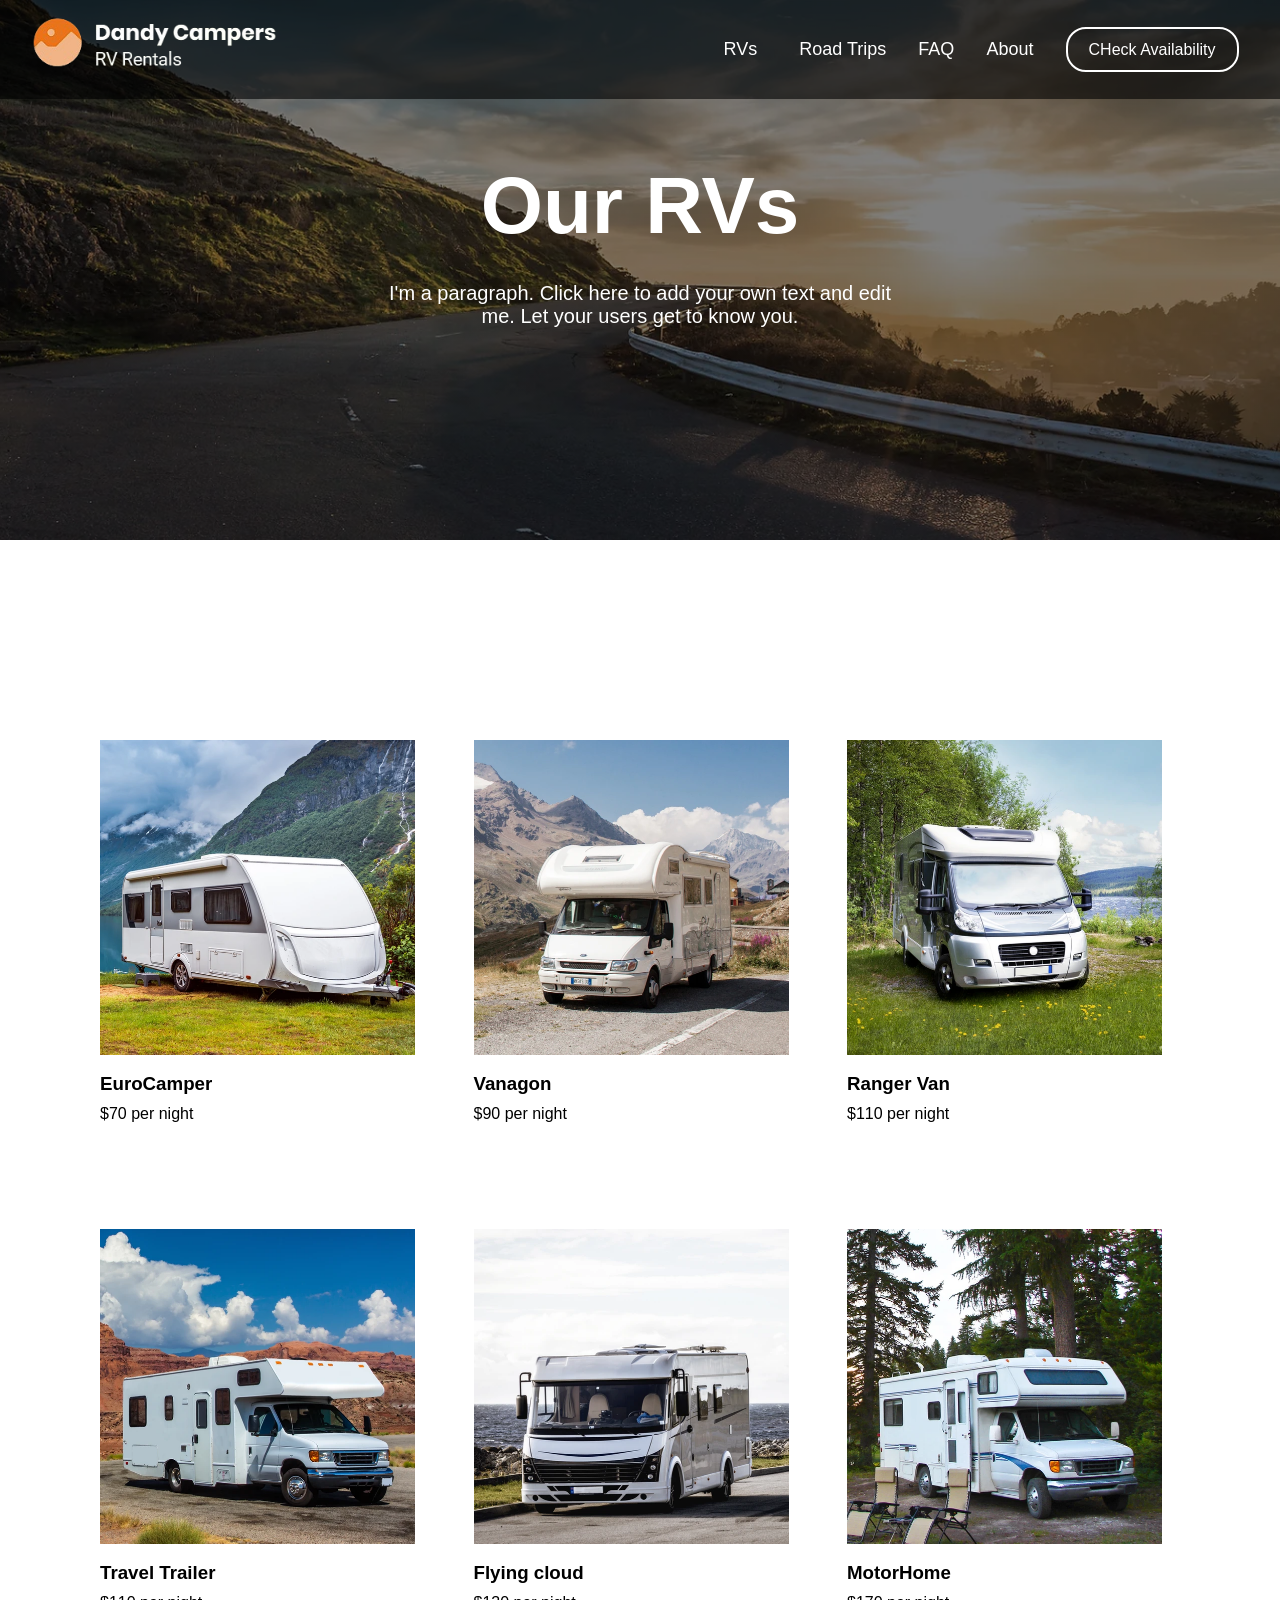
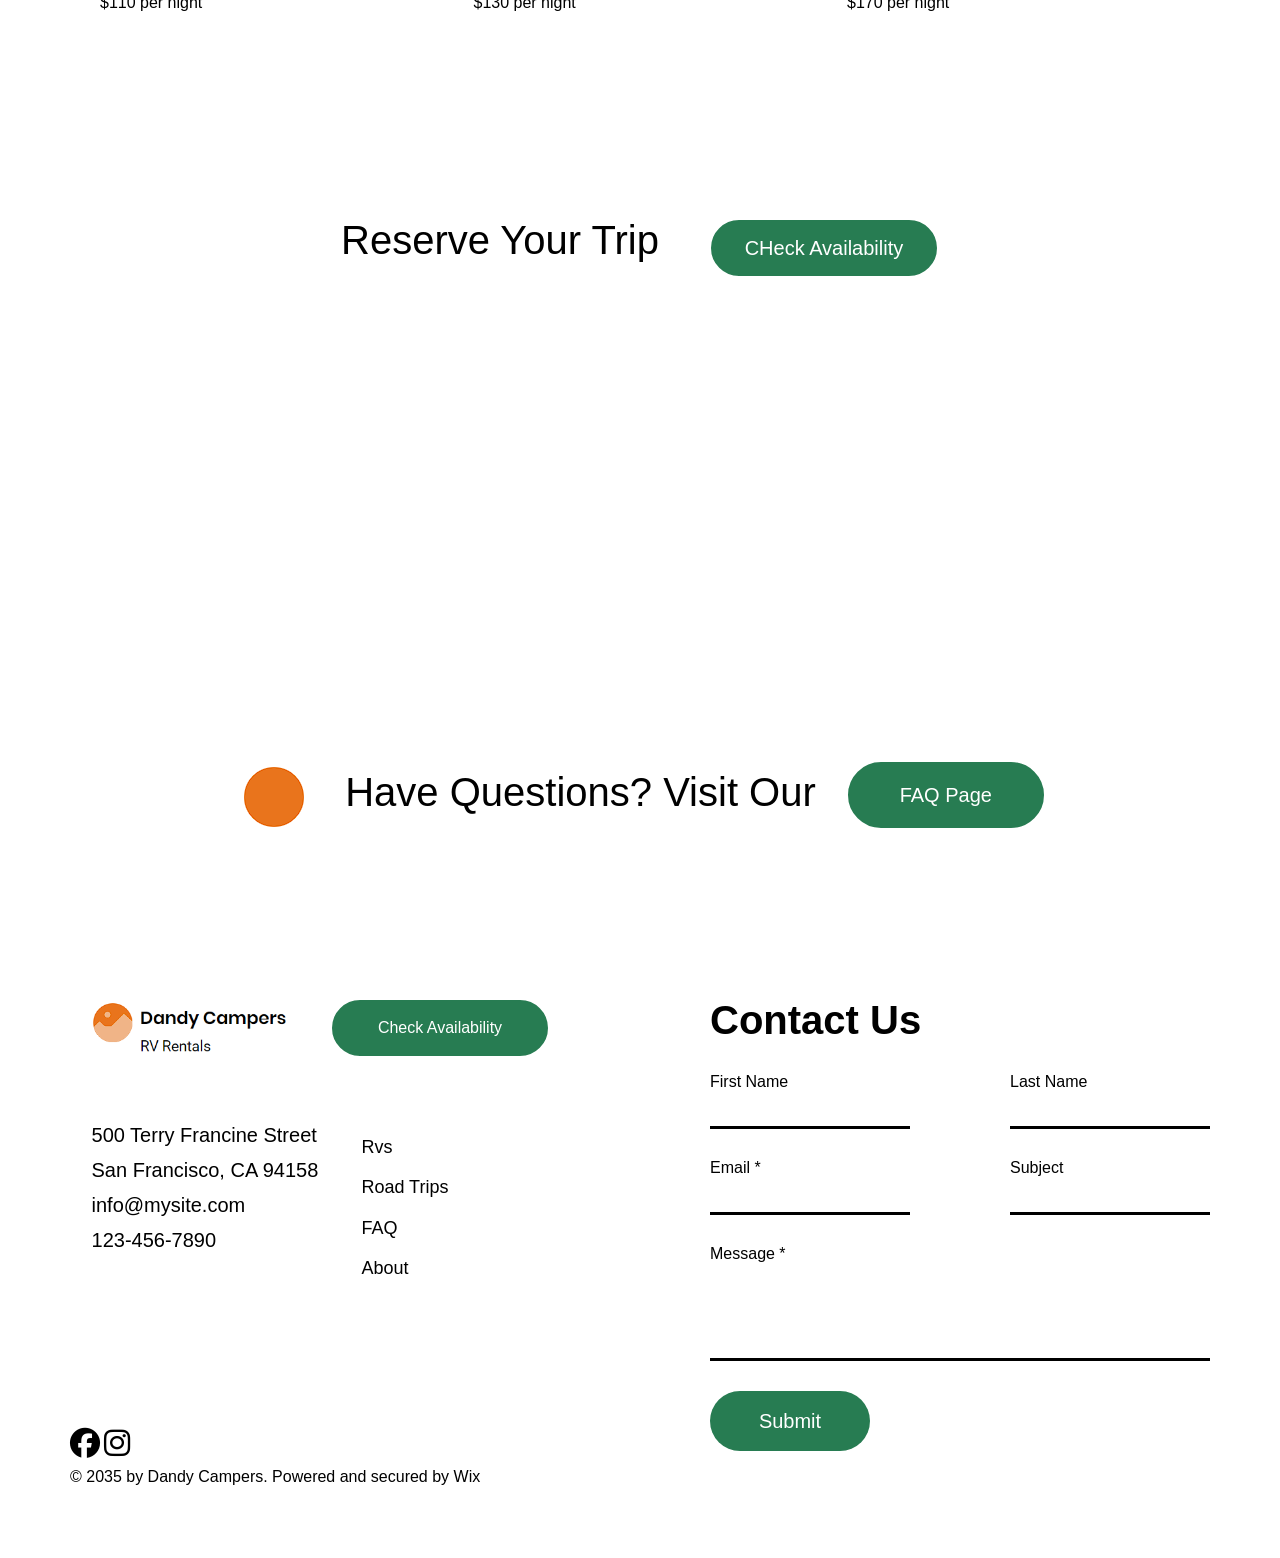
<file: rvs/rvs.html>
<!DOCTYPE html>
<html lang="en">
<head>
    <meta charset="UTF-8">
    <meta name="viewport" content="width=device-width, initial-scale=1.0">
    <title>Our RVs: Camper Vans and Motorhomes | Dandy Campers</title>
    <meta name="description" content="Browse the Dandy Campers fleet: camper vans, travel trailers and motorhomes for rent in California.">
    <meta property="og:type" content="website">
    <meta property="og:site_name" content="Dandy Campers">
    <meta property="og:title" content="Our RVs: Camper Vans and Motorhomes | Dandy Campers">
    <meta property="og:description" content="Browse the Dandy Campers fleet: camper vans, travel trailers and motorhomes for rent in California.">
    <meta name="theme-color" content="#2b7a4b">
    <link rel="stylesheet" href="./rvs.css">
 <link rel="stylesheet" href="./rvs.recponcive.css">
    <link rel="preconnect" href="https://cdnjs.cloudflare.com" crossorigin>
    <link rel="preload" as="style" href="https://cdnjs.cloudflare.com/ajax/libs/font-awesome/6.5.2/css/all.min.css" integrity="sha512-SnH5WK+bZxgPHs44uWIX+LLJAJ9/2PkPKZ5QiAj6Ta86w+fsb2TkcmfRyVX3pBnMFcV7oQPJkl9QevSCWr3W6A==" crossorigin="anonymous" referrerpolicy="no-referrer" onload="this.onload=null;this.rel='stylesheet'">
    <noscript><link rel="stylesheet" href="https://cdnjs.cloudflare.com/ajax/libs/font-awesome/6.5.2/css/all.min.css" integrity="sha512-SnH5WK+bZxgPHs44uWIX+LLJAJ9/2PkPKZ5QiAj6Ta86w+fsb2TkcmfRyVX3pBnMFcV7oQPJkl9QevSCWr3W6A==" crossorigin="anonymous" referrerpolicy="no-referrer"></noscript>
</head>
<body>
    <header>
        <nav> 

            <a href="../index.html"><img class="logo" src="../image/logo.png" alt=""></a>
            
            <i id="toggleMenu"><i class="fa-solid fa-bars"></i></i>
     

            <div  class=" menu">
        
            </div>
            <div class="nav-ul">
             <ul>
                <li>
                    <a id="dropown-chek" href="../rvs/rvs.html">RVs</a>
                 

                    <ul class="dropdown">
                        <li><a href="#">EuroCamper</a></li>
                        <li><a href="#">vanagon</a></li>
                        <li><a href="#">Ranger van</a></li>
                        <li><a href="#">Travel Triler</a></li>
                        <li><a href="#">Flying Cloud</a></li>
                        <li><a href="#">MotorHome</a></li>
                    </ul>
                </li>  

                <li><a href="../RoadTrip/road.html">Road Trips</a></li>
                <li><a href="../FAQ/faq.html">FAQ</a></li>
                <li><a href="../About/about.html">About</a></li>
            </ul>

            <div id="myNav" class="overlay">
              
             <div class="overlay-btn-title">
                <span class="camper-check-btn">CHeck Availability</span>
                <a href="javascript:void(0)" class="closebtn" onclick="closeNav()">&times;</a>
             </div>
                <div class="overlay-content">

                         <span class="travel-first">Travel Details</span>
               
                    <form class="form-btn" action="">
                     <div class="wrapper-for-form">
                        <div class="select-wrapper">
                        <div class="pick-up">
                        
                        <label for="nav-select">Pick up*</label>
                        <select class="nav-select">
                            <option value=""></option>
                            <option>San Diego</option>
                            <option>malibu Beach</option>
                            <option>Misson Bay</option>
                            <option>Napa Valley</option>
                        </select>
                    </div>
                         
                    <div class="drop-off">
                        <label for="nav-select">Drop Off*</label>
                        <select class="nav-select">
                            <option value=""></option>
                            <option>San Diego</option>
                            <option>malibu Beach</option>
                            <option>Misson Bay</option>
                            <option>Napa Valley</option>
                        </select>
                    </div>   
                    </div>
                         
                      <div class="date">
                         <div class="for-date">
                        <label for="date">Start Date*</label>
                        <input name="date" type="date">
                         </div>
                         
                         <div class="for-date">
                        <label for="date">End Date*</label>
                        <input name="date" type="date">
                         </div>
                      </div>
                         


                       <div class="number">
                            <div class="for-number">
                                <label for="number">Number of passenger*</label>
                                <input name="number" type="number">
                            </div>

                         <div class="for-number-rvs">
                            <label class="rvs-one" for="rvs">Rv Type</label>
                            <select  name="rvs" id="">
                                <option value=""></option>
                                <option value="">EuroCamper</option>
                                <option value="">Vanagon</option>
                                <option value="">MotorHome</option>
                                <option value="">Ranger Van</option>
                                <option value="">Travel Trailer</option>
                                <option value="">Flying Cloud</option>                              
                            </select>
                         </div>  
                          
                       </div>
                       
                     </div>
                     

                     
                     <span>Personal Details</span>
                 
                 <div class="lastname-wrapper">    
                     <div class="name-lastname">
                            <div class="name-for-form">
                                <label for="name">First Name</label>
                                <input type="name" >
                            </div>
                    
                            <div class="name-for-form">
                                <label for="lastname">Last Name</label>
                                <input class="back-color" type="lastname">
                            </div>
                    </div>

                    <div class="name-lastname">
                        <div class="name-for-form">
                            <label for="name">First Name</label>
                            <input class="back-color" type="name" >
                        </div>
                
                        <div class="name-for-form">
                            <label for="lastname">Last Name</label>
                            <input class="back-color" type="lastname">
                        </div>
                </div>
            </div>
                    

            <input class="forminput" type="submit">

                    </form>
              </div>
           </div>
    
    
              <button id="overlay-btn" onclick="openNav()">CHeck Availability</button>
    
            </div> 
        
        

        </nav>
            
         <div class="title-wrapper">
            
         
            <div class="title-one">
                <span>Our RVs</span>
                <p>I'm a paragraph. Click here to add your own text and edit me. Let your users get to know you.</p>
            </div>
         </div>
           

         
      
    </header>

    <!-- first-section -->

    <section class="first-section">

        <div class="first-section-card">

            <div class="card-rvs">
                <div class="img-rvs-hover">
                    <div class="rvs-picture">
                      <img src="./image-rvs/rvs-img-01.webp" alt="">
                    </div>
                </div>
                 
                <div class="card-title-rvs">
                <h3>EuroCamper</h3>
                <p>$70 per night</p>
                </div>
            </div>

            <div class="card-rvs">
                <div class="img-rvs-hover">
                        <div class="rvs-picture">
                            <img src="./image-rvs/rvs-img-02.webp" alt="">
                        </div>
                </div>
                 
                <div class="card-title-rvs">
                    <h3>Vanagon</h3>
                    <p>$90 per night</p>
                </div>
            </div>

            <div class="card-rvs">
                <div class="img-rvs-hover">
                    <div class="rvs-picture">
                        <img src="./image-rvs/rvs-img-03.webp" alt="">
                    </div>
                </div>
                 
                <div class="card-title-rvs">
                    <h3>Ranger Van</h3>
                    <p>$110 per night</p>
                </div>
            </div>

            <div class="card-rvs">
                <div class="img-rvs-hover">
                    <div class="rvs-picture">
                        <img src="./image-rvs/rvs-img-04.webp" alt="">
                    </div>
                </div>
                 
                <div class="card-title-rvs">
                    <h3>Travel Trailer</h3>
                    <p>$110 per night</p>
                </div>
            </div>

            <div class="card-rvs">
                <div class="img-rvs-hover">
                    <div class="rvs-picture">
                      <img src="./image-rvs/rvs-img-05.webp" alt="">
                    </div>
                </div>
                 
                <div class="card-title-rvs">
                    <h3>Flying cloud</h3>
                    <p>$130 per night</p>
                </div>
            </div>

            <div class="card-rvs">
                <div class="img-rvs-hover">
                    <div class="rvs-picture">
                      <img src="./image-rvs/rvs-img-06.webp" alt="">
                    </div>
                </div>
                 
                <div class="card-title-rvs">
                <h3>MotorHome</h3>
                <p>$170 per night</p>
                </div>
            </div>

        </div>
    </section>



    <section class="second">
       
        <div class="second-wrapper">
                <div class="two-title">
                        <p>
                            Reserve Your Trip</p>
                </div>
                
                <div class="trip-section">
                            <button class="trip-btn">
                                <a href="#">CHeck Availability</a>
                            </button>
                </div>
        </div>


        <div class="wrapper-section-second">

    

            <div class="logo-ball-five">
              <img src="../image/ball.PNG" alt="">
            </div>
      
           <div class="second-title">
              <p>Have Questions? Visit Our
            </p>
           </div>
      
            <div class="button-faq">
              <button class="faq-btn">
                  <a href="#">FAQ Page</a>
              </button>
          
              </div>
      
      
          </div>


    </section>

<!-- footer -->
 
<footer >

    <div class="footer-wrapper">
      <div class="footer-btn">
           <a href=""><img class="logo" src="../image/logo-footer.PNG" alt=""></a>
          <button><a href="">Check Availability</a></button>
  
      </div>
  
  
  <div class="footer-div">
      
          <div class="article">
  
              <p>500 Terry Francine Street</p>
              <p>San Francisco, CA 94158</p>
              <p>info@mysite.com</p>
              <p>123-456-7890</p>        
          </div>
  
            <div class="anchor">
  
              <div class="achor-ul">
                  
                  <ul>
                      <li><a href="#">Rvs</a></li>
                      <li><a href="#">Road Trips</a></li>
                      <li><a href="#">FAQ</a></li>
                      <li><a href="#">About</a></li>
                  </ul>
              </div>
                      
         </div>
  
  </div>
  
  <div class="icon-div">
      <div class="icon">
           <a href="#"><i class="fa-brands fa-facebook "></i></a>
           <a href="#"> <i class="fa-brands fa-instagram "></i></a>
      </div>
      
      <p>© 2035 by Dandy Campers. Powered and secured by Wix</p>
  </div>
    </div>
    
  <form action="">
      <h2>Contact Us</h2>
      <div class="input">
          <div>
              <label for="name">First Name</label>
              <input type="name" >
          </div>
  
          <div class="in">
              <label for="lastname">Last Name</label>
              <input type="lastname">
          </div>
      </div>
      <div class="input">
          <div>
              <label for="Email">Email *</label>
              <input type="email" >
          </div>
  
          <div>
              <label for="Subject">Subject</label>
              <input type="Subject">
          </div>
          
      </div>
  
      <div class="massage">
          <label for="Message">Message *</label>
          <input type="Message">
      </div>
  
  
          <input class="subinput" type="submit">
     
   
  
  </form>
  
  </footer>



<script src="./rvs.js"></script>
</body>
</html>
</file>
<file: style.css>
*{
    margin: 0px;
    padding: 0px;
    box-sizing: border-box;
    list-style: none;
    text-decoration: none;
    font-family: sans-serif
}

header{
    background-image: url(./image/camping.webp);
    height: 170vh;
    background-size: cover;
    background-position: center;
}


nav{
    width: 100%;
    display: flex;
    align-items: center;
    justify-content: space-between;
    position: sticky;
    background:transparent;
    background-color: rgb(0,0,0,0.6);
    z-index: 1;
    

}

.logo{
    width: 297px;
    
}

.nav-ul{
    display: flex;
    justify-content: center;
    width: 50%;
  
}

ul{
    width: 60%;
    display: flex;
    justify-content: space-evenly;
    align-items: center;
}

ul a{
    color: white;
    font-size: large;
    
}

ul a:hover{
    color: aquamarine ;
    transition: 0.5s;
}

/* dropdown */
#dropown-chek{
    padding: 25px 10px 25px 10px;
}

.dropdown li{
    display: block;
}

.dropdown{

    margin-top: 20px;
    margin-left: -55px;
    width: 115px;
    height: 190px;
    background: transparent;
    background-color: rgb(0,0,0,0.6);
    text-align: center;
    line-height: 30px;
    position: absolute;
    z-index: 2;
    display: none;
    cursor: pointer;

}

.nav-ul li:hover ul.dropdown{
    display: block;
    
    
    
}

/* nav */

/* nav button{
    width: 173px;
    height: 45px;
    border-radius:20px;
    background-color: transparent;
    border: 2px solid  white;
} */

nav button a{
    font-size: large;
    color: white;
}

/* overlay */

.overlay {
    height: 0%;
    width: 100%;
    position: fixed;
    z-index: 1;
    top: 0;
    left: 0;
    background-color: #277C52;
    overflow-y: scroll;
    transition: 0.5s;
    
  }
  .overlay::-webkit-scrollbar{
    display: none;
  }



  /* form */
  
  .overlay-content {
    position: relative;
    width: 100%;    
    height: 120vh;
    
  }


.overlay-content span{
    font-size: 20px;
    color: white;
    margin-left: 250px;
    margin-top: 20px;
    
}

.nav-select{
    width: 300px;
    height: 50px;
    background-color: #1F6340;
    font-size: 20px;
    color: white;

}

.form-btn{
    width: 50%;
    
}

.form-btn input,select{
    background-color: #1F6340 ; 
    border-bottom: 2px solid white;
}

.select-wrapper{
    display: flex;
    gap: 30px;
    color: white;
}




.date{
    display: flex;
    gap: 30px;
}

.date input{
    width: 300px;
    height: 50px;
    background-color: #1F6340;
    color: white;
    font-size: 20px;

}

.date label{
    color: white;
}


.for-number input{
    width: 300px;
    height: 50px;
    background-color: #1F6340;
    color: white;
    font-size: 20px
}

.for-number{
    color: white;
}
 
.for-number-rvs select{
    width: 400px;
    height: 50px;
    background-color: #1F6340;
    color: white;
    font-size: 20px;
    
}

.rvs-one{
    color: white;
}

.number{
    display: flex;
    gap: 30px;
}


.wrapper-for-form{
    display: flex;
    flex-direction: column;
    gap: 43px;
    
    margin-left: 90%;
}


.name-for-form input{
    width: 300px;
    height: 50px;
    background-color: #1F6340;
    color: white;
    font-size: 20px;
   

}

.name-for-form label{
    color: white;
}


.name-lastname{
    display: flex;
    gap: 30px;
    
}

.lastname-wrapper{
    display: flex;
    flex-direction: column;
    gap: 43px;
    margin-top: 50px;
    margin-left: 90%;
}

.forminput{
width: 150px;
border: none;
border-radius: 60px;
height: 60px;
background-color: white !important; 
cursor: pointer;
font-size: 20px;
color: black;
position: relative;
margin-left: 50em;
margin-top: 30px;
}

.forminput:hover{
    background-color: rgb(233, 233, 179);
}

  .camper-check-btn{
    color: white;
    font-size: 40px;
    
  }

.overlay-btn-title{
    margin: 34px;
    margin-left: 15rem;
}

 
  .overlay a {
    padding: 8px;
    text-decoration: none;
    font-size: 36px;
    color: #818181;
    display: block;
    transition: 0.3s;
  }
  
  .overlay a:hover, .overlay a:focus {
    color: #f1f1f1;
  }
  
  .overlay .closebtn {
    position: absolute;
    top: 20px;
    right: 45px;
    font-size: 60px;
   
  }

  #overlay-btn{
    position: relative;
    width: 173px;
    height: 45px;
    border-radius:20px;
    background-color: transparent;
    border: 2px solid  white;
    color: white;
    font-size: 1em;
}

#overlay-btn:hover{
  background-color: #277C52;
  transition: all 0.5s;
  cursor: pointer;
  
}


/* responsiv-first */

@media screen and(max-width:768px) {
    header{
        background-image: url(./image/camping.webp);
        background-position: center;
        background-size: cover;
    }

    .nav-ul ul{
        display: none;
    }
    
    
}




/* title */
.title-one{
    font-size: 50px;
    color: white;
    position: absolute;
    top: 300px;
    left:250px;
}

.title-two{
    display: flex;
    justify-content: space-between;
    padding: 30px;
    align-items: center;
    color: black;
    background-color: white;
    border-radius: 50px;
    width: 80%;
    height: 90px;
    font-size: 40px;
    position: absolute;
    top: 550px;
    left: 150px;
    
 
}

.title-two button{
    width: 220px;
    height: 70px;
    border-radius: 40px;
    background-color: #277C52;
    border: 2px solid white;

}


.title-two button:hover{
    background-color: rgb(2, 48, 2);
    transition: all 0.5s;
    cursor: pointer;
}



.title-two button a{
    color: white;
    font-size: larger;
}

/* section-one */
.section-one-title{

    font-size: 20px;
    margin-top: 120px;
    padding-left: 50px;
    width: 50%;
    padding-bottom: 50px;
    
}

.green-card{
    /* display: flex;
    border: 1px solid;
    background-color: #277C52;
    font-size: 50px;
    color: white;
    margin: 50px;
    width: 450px;
    height: 500px;    
    padding-left: 30px;
    align-items: center; */

    border: 1px solid;
    background-color: #277C52;
    font-size: 50px;
    color: white;
    width: 400px;
    height:130vh;  
    margin-left: 40px;
} 

.road-side{
   margin-top: 190px;
   margin-left: 10px;
}

.banner-card-car{
    position: relative;
    
}


.car-img img{
    width: 385px;
    height: 705px;
    
}

.car-text{
    position: absolute;
    top: 40px;
    padding-left: 25px;
   
}

.car-text p{
    font-size: 50px;
    color: white;
}

.banner-card-mount{
    position: relative;
}


.mount-img img{
    width: 360px;
    height: 390px;
}

.mount-text{
    position: absolute;
    top: 40px;
    padding-left: 25px;
}

.mount-text p{
    font-size: 50px;
    color: white;
}


.orange-card{
   
    border: 1px solid;
    background-color: #E9741C;
    font-size: 50px;
    color: white;
    width: 360px;
    height:315px;    
  
 

}

.section-one-card{
    display: flex;
    gap: 20px;
    width: 100%;

}

.banner-card-car{
    align-self: flex-end;
    

}

.card-together{
    align-self: flex-end;
    
}

/* section-two */
.two{
    margin-top: 150px;
    width: 100%;
    display: flex;
    justify-content: center;
   
    

}

.wrapper-section-two{
    display: flex;
    gap: 30px;
    
}



.two-title{
    font-size: 40px;
    margin-top: 10px;
 
}


.learn-btn a{
    text-decoration: none;
    font-size: 30px;
    color: white;
}

.learn-btn{
    width: 220px;
    height: 70px;
    border-radius: 40px;
    background-color: #277C52;
    border: 2px solid white;
}




.section-title{
    text-align: center;
    font-size: 36px;
    margin-top: 300px;
}

.four-tex{
   font-size: 20px;
   line-height: 50px;

}


.four-img{
    position: relative;
}


.image-one{
    width: 300px;
    height: 300px;
    position: absolute;
    top:50px;
    left:-30px;
    
    
    
}

.image-two{
    width: 445px;
    width: 500px;
    
   
    
}

.four-wrapper{
    display: flex;
    justify-content: space-between;
}

.four{
    margin: 50px;
    margin-top: 200px;
}

.text-margin{
    display: flex;
    flex-direction: column;
    gap: 35px;
}





.five{
    margin-top: 150px;
    width: 100%;
    display: flex;
    justify-content: center;
   
    

}

.wrapper-section-five{
    display: flex;
    gap: 30px;
    
}



.five-title{
    font-size: 40px;
    margin-top: 10px;
 
}


.discovery-btn a{
    text-decoration: none;
    font-size: 30px;
    color: white;
}

.discovery-btn{
    width: 300px;
    height: 70px;
    border-radius: 40px;
    background-color: #277C52;
    border: 2px solid white;
}

.section-six{
    margin-top: 150px;
    width: 100%;
    height: 100vh;
    background-image: url(./image/section-six.webp);
    background-size: 100%;
    background-attachment: fixed;
    background-repeat: no-repeat;
}


/* section-seven */

.seven-title h2{
    font-size: 40px;
}

.slide p{
    margin-left: 10px;
    text-align: start;
    margin-left: 40px;
    font-size: 23px;
}

.slide h2{
    margin-top: 10px;
    width: 30%;
}


.seven{
    display: flex;
    align-items: center;
    justify-content: center;
    height: 60vh;
}


/* slider-seven */

.slider-container {
  position: relative;
  max-width: 800px;
  margin: 20px auto;
  overflow: hidden;
}

.slider {
  display: flex;
  transition: transform 0.5s ease;
}

.slide {
  flex: 0 0 100%; /* Each slide takes full width */
  padding: 20px;
  box-sizing: border-box;
  text-align: center;
}

.slider-container button{
  position: absolute;
  top: 50%;
  transform: translateY(-50%);
  background-color: rgba(0, 0, 0, 0.5);
  color: white;
  border: none;
  cursor: pointer;
  padding: 10px;
  font-size: 18px;
}

.prev {
  left: 10px;
}

.next {
  right: 10px;
}



.eight{
    margin-top: 150px;
    width: 100%;
    display: flex;
    justify-content: center;
    flex-direction: column;
    align-items: center;
    gap: 100px;
   
    

}

.wrapper-section-eight{
    display: flex;
    gap: 30px;
    
}



.eight-title{
    font-size: 40px;
    margin-top: 10px;
 
}

.first-eight-card img{
    width: 300px;
    height: 200px;
    position: relative;
}

.image-one{
    position: absolute;
}

/* section nine */



.card-image{
    position: relative;
    width: 300px;
    height: 300px;


}

.card-image img{
    width: 300px;
    height: 300px;
}

.card-title{
    position: absolute;
    width: 100%;
    height: 100%;
    top: 0px;
    margin-left: 0px;
    color: white;
    line-height: 25px;
    opacity: 0;
   
}

.card-title:hover{
    opacity: 1;
    background-color: rgba(0, 0, 0, 0.537);
    transition: all 0.3s;
}


.nine-card{
    display: flex ;
    justify-content:center;
    flex-direction: row;
    gap: 4%;
}


.card-title{
    display: flex;
    align-items: center;
    justify-content: center;

}


/* footer */


footer{
    margin-top: 100px;
    width: 100%;
    height: 560px;
    display: flex;
    justify-content: space-around;
  

}

.footer-btn button{
    width: 220px;
    height: 60px;
    border-radius: 40px;
    background-color: #277C52;
    border: 2px solid white;

}


.footer-btn button:hover{
    background-color: rgb(2, 48, 2);
    transition: all 0.5s;
    cursor: pointer;
}



.footer-btn button a{
    color: white;
    font-size: larger;
}

.footer-btn img{
 width: 200px;
}

.footer-btn{
    display: flex;
    justify-content: space-around;
    width: 500Px;
    height: 120px;
}

.article{
    display: flex;
    flex-direction: column;
    line-height: 35px;
    font-size: 20px;
}
.anchor ul li a{
    color: black;
   
}
.anchor ul {
    height: 20vh;
    display: flex;
    flex-direction: column;
    width: 100%;
    align-items: flex-start;
}
.footer-div{
    display: flex;
    width: 400px;
    justify-content: space-around;
}

.fa-brands{
    font-size: 30px;
    padding-top: 10px;  
    
}

.icon a{
    color: black;
}

.icon-div{
    margin-top: 120px;
    display: flex;
    flex-direction: column;
    gap: 10px;
}

.footer-wrapper{
    display: flex;
    flex-direction: column;
}


.input{
    display: flex;
    gap: 20%;
    width: 100%;
}

.input input{
    padding-bottom: 20px;
    width: 200px;
}

input{
    display: flex;
    flex-direction: column;
    border: none;
    border-bottom: 3px solid black;
}

form{
    width: 500px;
    height: 500px;
    display: flex;
    flex-direction: column;
    gap: 30px;
    
}

form h2{
    font-size: 40px;
}

.massage input{
    width: 100%;
    padding: 40px;
}

form input{
    outline: none;
}

.subinput{
width: 160px;
border: none;
border-radius: 60px;
height: 60px;
background-color: #277C52;
cursor: pointer;
font-size: 20px;
color: white;
}



.subinput:hover{
    background-color: rgb(2, 48, 2);

}



nav i {
    display: none;
}
</file>
<file: rcponcive.css>
/* home page-responcive */
*{
    margin: 0px;
    padding: 0px;
    box-sizing: border-box;
    list-style: none;
    text-decoration: none;
    font-family: sans-serif

}
body{
    height: auto;
}


@media screen and (max-width:1400px) {

    

    header{
        background-image: url(./image/camping.webp);
        height: 170vh;
        background-size: cover;
        background-position: center;
    }
    
    
    nav{
        width: 100%;
        display: flex;
        align-items: center;
        justify-content: space-between;
        position: sticky;
        background:transparent;
        background-color: rgb(0,0,0,0.6);
        z-index: 1;
        
    
    }
    
    .logo{
        width: 297px;
        
    }
    
    .nav-ul{
        display: flex;
        justify-content: center;
        width: 50%;
      
    }
    
    ul{
        width: 60%;
        display: flex;
        justify-content: space-evenly;
        align-items: center;
    }
    
    ul a{
        color: white;
        font-size: large;
        
    }
    
    ul a:hover{
        color: aquamarine ;
        transition: 0.5s;
    }
    
    /* dropdown */
    #dropown-chek{
        padding: 25px 10px 25px 10px;
    }
    
    .dropdown li{
        display: block;
    }
    
    .dropdown{
    
        margin-top: 20px;
        margin-left: -55px;
        width: 115px;
        height: 190px;
        background: transparent;
        background-color: rgb(0,0,0,0.6);
        text-align: center;
        line-height: 30px;
        position: absolute;
        z-index: 2;
        display: none;
        cursor: pointer;
    
    }
    
    .nav-ul li:hover ul.dropdown{
        display: block;
        
        
        
    }
    
    /* nav */
    
    /* nav button{
        width: 173px;
        height: 45px;
        border-radius:20px;
        background-color: transparent;
        border: 2px solid  white;
    } */
    
    nav button a{
        font-size: large;
        color: white;
    }
    
    /* overlay */
    
    .overlay {
        height: 0%;
        width: 100%;
        position: fixed;
        z-index: 1;
        top: 0;
        left: 0;
        background-color: #277C52;
        overflow-y: scroll;
        transition: 0.5s;
        
      }
      .overlay::-webkit-scrollbar{
        display: none;
      }
    
    
    
      /* form */
      
      .overlay-content {
        position: relative;
        width: 100%;    
        height: 120vh;
        
      }
    
    
    .overlay-content span{
        font-size: 20px;
        color: white;
        margin-left: 250px;
        margin-top: 20px;
        
    }
    
    .nav-select{
        width: 300px;
        height: 50px;
        background-color: #1F6340;
        font-size: 20px;
        color: white;
    
    }
    
    .form-btn{
        width: 50%;
        
    }
    
    .form-btn input,select{
        background-color: #1F6340 ; 
        border-bottom: 2px solid white;
    }
    
    .select-wrapper{
        display: flex;
        gap: 30px;
        color: white;
    }
    
    
    
    
    .date{
        display: flex;
        gap: 30px;
    }
    
    .date input{
        width: 300px;
        height: 50px;
        background-color: #1F6340;
        color: white;
        font-size: 20px;
    
    }
    
    .date label{
        color: white;
    }
    
    
    .for-number input{
        width: 300px;
        height: 50px;
        background-color: #1F6340;
        color: white;
        font-size: 20px
    }
    
    .for-number{
        color: white;
    }
     
    .for-number-rvs select{
        width: 400px;
        height: 50px;
        background-color: #1F6340;
        color: white;
        font-size: 20px;
        
    }
    
    .rvs-one{
        color: white;
    }
    
    .number{
        display: flex;
        gap: 30px;
    }
    
    
    .wrapper-for-form{
        display: flex;
        flex-direction: column;
        gap: 43px;
        
        margin-left: 90%;
    }
    
    
    .name-for-form input{
        width: 300px;
        height: 50px;
        background-color: #1F6340;
        color: white;
        font-size: 20px;
       
    
    }
    
    .name-for-form label{
        color: white;
    }
    
    
    .name-lastname{
        display: flex;
        gap: 30px;
        
    }
    
    .lastname-wrapper{
        display: flex;
        flex-direction: column;
        gap: 43px;
        margin-top: 50px;
        margin-left: 90%;
    }
    
    .forminput{
    width: 150px;
    border: none;
    border-radius: 60px;
    height: 60px;
    background-color: white !important; 
    cursor: pointer;
    font-size: 20px;
    color: black;
    position: relative;
    margin-left: 50em;
    margin-top: 30px;
    }
    
    .forminput:hover{
        background-color: rgb(233, 233, 179);
    }
    
      .camper-check-btn{
        color: white;
        font-size: 40px;
        
      }
    
    .overlay-btn-title{
        margin: 34px;
        margin-left: 15rem;
    }
    
     
      .overlay a {
        padding: 8px;
        text-decoration: none;
        font-size: 36px;
        color: #818181;
        display: block;
        transition: 0.3s;
      }
      
      .overlay a:hover, .overlay a:focus {
        color: #f1f1f1;
      }
      
      .overlay .closebtn {
        position: absolute;
        top: 20px;
        right: 45px;
        font-size: 60px;
       
      }
    
      #overlay-btn{
        position: relative;
        width: 173px;
        height: 45px;
        border-radius:20px;
        background-color: transparent;
        border: 2px solid  white;
        color: white;
        font-size: 1em;
    }
    
    #overlay-btn:hover{
      background-color: #277C52;
      transition: all 0.5s;
      cursor: pointer;
      
    }
    
    
    /* responsiv-first */
    
    @media screen and(max-width:768px) {
        header{
            background-image: url(./image/camping.webp);
            background-position: center;
            background-size: cover;
        }
    
        .nav-ul ul{
            display: none;
        }
        
        
    }
    
    
    
    
    /* title */
    .title-one{
        font-size: 50px;
        color: white;
        position: absolute;
        top: 300px;
        left:250px;
    }
    
    .title-two{
        display: flex;
        justify-content: space-between;
        padding: 30px;
        align-items: center;
        color: black;
        background-color: white;
        border-radius: 50px;
        width: 80%;
        height: 90px;
        font-size: 40px;
        position: absolute;
        top: 550px;
        left: 150px;
        
     
    }
    
    .title-two button{
        width: 220px;
        height: 70px;
        border-radius: 40px;
        background-color: #277C52;
        border: 2px solid white;
    
    }
    
    
    .title-two button:hover{
        background-color: rgb(2, 48, 2);
        transition: all 0.5s;
        cursor: pointer;
    }
    
    
    
    .title-two button a{
        color: white;
        font-size: larger;
    }
    
    /* section-one */
    .section-one-title{
    
        font-size: 20px;
        margin-top: 120px;
        padding-left: 50px;
        width: 50%;
        padding-bottom: 50px;
        
    }
    
    .green-card{
        /* display: flex;
        border: 1px solid;
        background-color: #277C52;
        font-size: 50px;
        color: white;
        margin: 50px;
        width: 450px;
        height: 500px;    
        padding-left: 30px;
        align-items: center; */
    
        border: 1px solid;
        background-color: #277C52;
        font-size: 50px;
        color: white;
        width: 400px;
        height:130vh;  
        margin-left: 40px;
    } 
    
    .road-side{
       margin-top: 190px;
       margin-left: 10px;
    }
    
    .banner-card-car{
        position: relative;
        
    }
    
    
    .car-img img{
        width: 385px;
        height: 705px;
        
    }
    
    .car-text{
        position: absolute;
        top: 40px;
        padding-left: 25px;
       
    }
    
    .car-text p{
        font-size: 50px;
        color: white;
    }
    
    .banner-card-mount{
        position: relative;
    }
    
    
    .mount-img img{
        width: 360px;
        height: 390px;
    }
    
    .mount-text{
        position: absolute;
        top: 40px;
        padding-left: 25px;
    }
    
    .mount-text p{
        font-size: 50px;
        color: white;
    }
    
    
    .orange-card{
       
        border: 1px solid;
        background-color: #E9741C;
        font-size: 50px;
        color: white;
        width: 360px;
        height:315px;    
      
     
    
    }
    
    .section-one-card{
        display: flex;
        gap: 20px;
        width: 100%;
    
    }
    
    .banner-card-car{
        align-self: flex-end;
        
    
    }
    
    .card-together{
        align-self: flex-end;
        
    }
    
    /* section-two */
    .two{
        margin-top: 150px;
        width: 100%;
        display: flex;
        justify-content: center;
       
        
    
    }
    
    .wrapper-section-two{
        display: flex;
        gap: 30px;
        
    }
    
    
    
    .two-title{
        font-size: 40px;
        margin-top: 10px;
     
    }
    
    
    .learn-btn a{
        text-decoration: none;
        font-size: 30px;
        color: white;
    }
    
    .learn-btn{
        width: 220px;
        height: 70px;
        border-radius: 40px;
        background-color: #277C52;
        border: 2px solid white;
    }
    
    
    
    
    .section-title{
        text-align: center;
        font-size: 36px;
        margin-top: 300px;
    }
    
    .four-tex{
       font-size: 20px;
       line-height: 50px;
    
    }
    
    
    .four-img{
        position: relative;
    }
    
    
    .image-one{
        width: 300px;
        height: 300px;
        position: absolute;
        top:50px;
        left:-30px;
        
        
        
    }
    
    .image-two{
        width: 445px;
        width: 500px;
        
       
        
    }
    
    .four-wrapper{
        display: flex;
        justify-content: space-between;
    }
    
    .four{
        margin: 50px;
        margin-top: 200px;
    }
    
    .text-margin{
        display: flex;
        flex-direction: column;
        gap: 35px;
    }
    
    
    
    
    
    .five{
        margin-top: 150px;
        width: 100%;
        display: flex;
        justify-content: center;
       
        
    
    }
    
    .wrapper-section-five{
        display: flex;
        gap: 30px;
        
    }
    
    
    
    .five-title{
        font-size: 40px;
        margin-top: 10px;
     
    }
    
    
    .discovery-btn a{
        text-decoration: none;
        font-size: 30px;
        color: white;
    }
    
    .discovery-btn{
        width: 300px;
        height: 70px;
        border-radius: 40px;
        background-color: #277C52;
        border: 2px solid white;
    }
    
    .section-six{
        margin-top: 150px;
        width: 100%;
        height: 100vh;
        background-image: url(./image/section-six.webp);
        background-size: 100%;
        background-attachment: fixed;
        background-repeat: no-repeat;
    }
    
    
    /* section-seven */
    
    .seven-title h2{
        font-size: 40px;
    }
    
    .slide p{
        margin-left: 10px;
        text-align: start;
        margin-left: 40px;
        font-size: 23px;
    }
    
    .slide h2{
        margin-top: 10px;
        width: 30%;
    }
    
    
    .seven{
        display: flex;
        align-items: center;
        justify-content: center;
        height: 60vh;
    }
    
    
    /* slider-seven */
    
    .slider-container {
      position: relative;
      max-width: 800px;
      margin: 20px auto;
      overflow: hidden;
    }
    
    .slider {
      display: flex;
      transition: transform 0.5s ease;
    }
    
    .slide {
      flex: 0 0 100%; /* Each slide takes full width */
      padding: 20px;
      box-sizing: border-box;
      text-align: center;
    }
    
    .slider-container button{
      position: absolute;
      top: 50%;
      transform: translateY(-50%);
      background-color: rgba(0, 0, 0, 0.5);
      color: white;
      border: none;
      cursor: pointer;
      padding: 10px;
      font-size: 18px;
    }
    
    .prev {
      left: 10px;
    }
    
    .next {
      right: 10px;
    }
    
    
    
    .eight{
        margin-top: 150px;
    
        display: flex;
        justify-content: center;
        flex-direction: column;
        align-items: center;
     
       
        
    
    }
    
    .wrapper-section-eight{
        display: flex;
        gap: 30px;
        
    }
    
    
    
    .eight-title{
        font-size: 40px;
        margin-top: 10px;
     
    }
    
    .first-eight-card img{
        width: 300px;
        height: 200px;
        position: relative;
    }
    
    .image-one{
        position: absolute;
    }
    
    /* section nine */
    
    
    
    .card-image{
        position: relative;
        width: 270px;
        height: 270px;
    
    
    }
    
    .card-image img{
        width: 270px;
        height: 270px;
    }
    
    .card-title{
        position: absolute;
        width: 100%;
        height: 100%;
        top: 0px;
        margin-left: 0px;
        color: white;
        line-height: 25px;
        opacity: 0;
       
    }
    
    .card-title:hover{
        opacity: 1;
        background-color: rgba(0, 0, 0, 0.537);
        transition: all 0.3s;
    }
    
    
    .nine-card{
        width: 100%;
        display: flex ;
        justify-content:center;
        flex-direction: row;
        gap: 2%;
    }
    
    
    .card-title{
        display: flex;
        align-items: center;
        justify-content: center;
    
    }
    .nine-section{
        width: 100%;
    }
    
    
    /* footer */
    
    
    footer{
        margin-top: 100px;
        width: 100%;
        height: 560px;
        display: flex;
        justify-content: space-around;
      
    
    }
    
    .footer-btn button{
        width: 220px;
        height: 60px;
        border-radius: 40px;
        background-color: #277C52;
        border: 2px solid white;
    
    }
    
    
    .footer-btn button:hover{
        background-color: rgb(2, 48, 2);
        transition: all 0.5s;
        cursor: pointer;
    }
    
    
    
    .footer-btn button a{
        color: white;
        font-size: larger;
    }
    
    .footer-btn img{
     width: 200px;
    }
    
    .footer-btn{
        display: flex;
        justify-content: space-around;
        width: 500Px;
        height: 120px;
    }
    
    .article{
        display: flex;
        flex-direction: column;
        line-height: 35px;
        font-size: 20px;
    }
    .anchor ul li a{
        color: black;
       
    }
    .anchor ul {
        height: 20vh;
        display: flex;
        flex-direction: column;
        width: 100%;
        align-items: flex-start;
    }
    .footer-div{
        display: flex;
        width: 400px;
        justify-content: space-around;
    }
    
    .fa-brands{
        font-size: 30px;
        padding-top: 10px;  
        
    }
    
    .icon a{
        color: black;
    }
    
    .icon-div{
        margin-top: 120px;
        display: flex;
        flex-direction: column;
        gap: 10px;
    }
    
    .footer-wrapper{
        display: flex;
        flex-direction: column;
    }
    
    
    .input{
        display: flex;
        gap: 20%;
        width: 100%;
    }
    
    .input input{
        padding-bottom: 20px;
        width: 200px;
    }
    
    input{
        display: flex;
        flex-direction: column;
        border: none;
        border-bottom: 3px solid black;
    }
    
    form{
        width: 500px;
        height: 500px;
        display: flex;
        flex-direction: column;
        gap: 30px;
        
    }
    
    form h2{
        font-size: 40px;
    }
    
    .massage input{
        width: 100%;
        padding: 40px;
    }
    
    form input{
        outline: none;
    }
    
    .subinput{
    width: 160px;
    border: none;
    border-radius: 60px;
    height: 60px;
    background-color: #277C52;
    cursor: pointer;
    font-size: 20px;
    color: white;
    }
    
    
    
    .subinput:hover{
        background-color: rgb(2, 48, 2);
    
    }
    
    
    
    
    
}




/* max-screen width 1280 px */


@media screen and (max-width:1280px) {

    header{
        background-image: url(./image/camping.webp);
        height: 170vh;
        background-size: cover;
        background-position: center;
    }
    
    
    nav{
        width: 100%;
        display: flex;
        align-items: center;
        justify-content: space-between;
        position: sticky;
        background:transparent;
        background-color: rgb(0,0,0,0.6);
        z-index: 1;
        
    
    }
    
    .logo{
        width: 297px;
        
    }
    
    .nav-ul{
        display: flex;
        justify-content: center;
        width: 50%;
      
    }
    
    ul{
        width: 60%;
        display: flex;
        justify-content: space-evenly;
        align-items: center;
    }
    
    ul a{
        color: white;
        font-size: large;
        
    }
    
    ul a:hover{
        color: aquamarine ;
        transition: 0.5s;
    }
    
    /* dropdown */
    #dropown-chek{
        padding: 25px 10px 25px 10px;
    }
    
    .dropdown li{
        display: block;
    }
    
    .dropdown{
    
        margin-top: 20px;
        margin-left: -55px;
        width: 115px;
        height: 190px;
        background: transparent;
        background-color: rgb(0,0,0,0.6);
        text-align: center;
        line-height: 30px;
        position: absolute;
        z-index: 2;
        display: none;
        cursor: pointer;
    
    }
    
    .nav-ul li:hover ul.dropdown{
        display: block;
        
        
        
    }
    
    /* nav */
    
    /* nav button{
        width: 173px;
        height: 45px;
        border-radius:20px;
        background-color: transparent;
        border: 2px solid  white;
    } */
    
    nav button a{
        font-size: large;
        color: white;
    }
    
    /* overlay */
    
    .overlay {
        height: 0%;
        width: 100%;
        position: fixed;
        z-index: 1;
        top: 0;
        left: 0;
        background-color: #277C52;
        overflow-y: scroll;
        transition: 0.5s;
        
      }
      .overlay::-webkit-scrollbar{
        display: none;
      }
    
    
    
      /* form */
      
      .overlay-content {
        position: relative;
        width: 100%;    
        height: 120vh;
        
      }
    
    
    .overlay-content span{
        font-size: 20px;
        color: white;
        margin-left: 250px;
        margin-top: 20px;
        
    }
    
    .nav-select{
        width: 300px;
        height: 50px;
        background-color: #1F6340;
        font-size: 20px;
        color: white;
    
    }
    
    .form-btn{
        width: 50%;
        
    }
    
    .form-btn input,select{
        background-color: #1F6340 ; 
        border-bottom: 2px solid white;
    }
    
    .select-wrapper{
        display: flex;
        gap: 30px;
        color: white;
    }
    
    
    
    
    .date{
        display: flex;
        gap: 30px;
    }
    
    .date input{
        width: 300px;
        height: 50px;
        background-color: #1F6340;
        color: white;
        font-size: 20px;
    
    }
    
    .date label{
        color: white;
    }
    
    
    .for-number input{
        width: 300px;
        height: 50px;
        background-color: #1F6340;
        color: white;
        font-size: 20px
    }
    
    .for-number{
        color: white;
    }
     
    .for-number-rvs select{
        width: 400px;
        height: 50px;
        background-color: #1F6340;
        color: white;
        font-size: 20px;
        
    }
    
    .rvs-one{
        color: white;
    }
    
    .number{
        display: flex;
        gap: 30px;
    }
    
    
    .wrapper-for-form{
        display: flex;
        flex-direction: column;
        gap: 43px;
        
        margin-left: 90%;
    }
    
    
    .name-for-form input{
        width: 300px;
        height: 50px;
        background-color: #1F6340;
        color: white;
        font-size: 20px;
       
    
    }
    
    .name-for-form label{
        color: white;
    }
    
    
    .name-lastname{
        display: flex;
        gap: 30px;
        
    }
    
    .lastname-wrapper{
        display: flex;
        flex-direction: column;
        gap: 43px;
        margin-top: 50px;
        margin-left: 90%;
    }
    
    .forminput{
    width: 150px;
    border: none;
    border-radius: 60px;
    height: 60px;
    background-color: white !important; 
    cursor: pointer;
    font-size: 20px;
    color: black;
    position: relative;
    margin-left: 50em;
    margin-top: 30px;
    }
    
    .forminput:hover{
        background-color: rgb(233, 233, 179);
    }
    
      .camper-check-btn{
        color: white;
        font-size: 40px;
        
      }
    
    .overlay-btn-title{
        margin: 34px;
        margin-left: 15rem;
    }
    
     
      .overlay a {
        padding: 8px;
        text-decoration: none;
        font-size: 36px;
        color: #818181;
        display: block;
        transition: 0.3s;
      }
      
      .overlay a:hover, .overlay a:focus {
        color: #f1f1f1;
      }
      
      .overlay .closebtn {
        position: absolute;
        top: 20px;
        right: 45px;
        font-size: 60px;
       
      }
    
      #overlay-btn{
        position: relative;
        width: 173px;
        height: 45px;
        border-radius:20px;
        background-color: transparent;
        border: 2px solid  white;
        color: white;
        font-size: 1em;
    }
    
    #overlay-btn:hover{
      background-color: #277C52;
      transition: all 0.5s;
      cursor: pointer;
      
    }
    
    
    /* responsiv-first */
    
    @media screen and(max-width:768px) {
        header{
            background-image: url(./image/camping.webp);
            background-position: center;
            background-size: cover;
        }
    
        .nav-ul ul{
            display: none;
        }
        
        
    }
    
    
    
    
    /* title */
    .title-one{
        font-size: 50px;
        color: white;
        position: absolute;
        top: 300px;
        left:250px;
    }
    
    .title-two{
        display: flex;
        justify-content: space-between;
        padding: 30px;
        align-items: center;
        color: black;
        background-color: white;
        border-radius: 50px;
        width: 80%;
        height: 90px;
        font-size: 40px;
        position: absolute;
        top: 550px;
        left: 150px;
        
     
    }
    
    .title-two button{
        width: 220px;
        height: 70px;
        border-radius: 40px;
        background-color: #277C52;
        border: 2px solid white;
    
    }
    
    
    .title-two button:hover{
        background-color: rgb(2, 48, 2);
        transition: all 0.5s;
        cursor: pointer;
    }
    
    
    
    .title-two button a{
        color: white;
        font-size: larger;
    }
    
    /* section-one */
    .section-one-title{
    
        font-size: 20px;
        margin-top: 120px;
        padding-left: 50px;
        width: 50%;
        padding-bottom: 50px;
        
    }
    
    .green-card{
        /* display: flex;
        border: 1px solid;
        background-color: #277C52;
        font-size: 50px;
        color: white;
        margin: 50px;
        width: 450px;
        height: 500px;    
        padding-left: 30px;
        align-items: center; */
    
        border: 1px solid;
        background-color: #277C52;
        font-size: 50px;
        color: white;
        width: 400px;
        height:130vh;  
        margin-left: 40px;
    } 
    
    .road-side{
       margin-top: 190px;
       margin-left: 10px;
    }
    
    .banner-card-car{
        position: relative;
        
    }
    
    
    .car-img img{
        width: 335px;
        height: 665px;
        
    }
    
    .car-text{
        position: absolute;
        top: 40px;
        padding-left: 25px;
       
    }
    
    .car-text p{
        font-size: 50px;
        color: white;
    }
    
    .banner-card-mount{
        position: relative;
    }
    
    
    .mount-img img{
        width: 320px;
        height: 365px;
    }
    
    .mount-text{
        position: absolute;
        top: 40px;
        padding-left: 25px;
    }
    
    .mount-text p{
        font-size: 50px;
        color: white;
    }
    
    
    .orange-card{
       
        border: 1px solid;
        background-color: #E9741C;
        font-size: 50px;
        color: white;
        width: 320px;
        height:300px;    
      
     
    
    }
    
    .section-one-card{
        display: flex;
        gap: 20px;
        width: 100%;
    
    }
    
    .banner-card-car{
        align-self: flex-end;
        
    
    }
    
    .card-together{
        align-self: flex-end;
        
    }
    
    /* section-two */
    .two{
        margin-top: 150px;
        width: 100%;
        display: flex;
        justify-content: center;
       
        
    
    }
    
    .wrapper-section-two{
        display: flex;
        gap: 30px;
        
    }
    
    
    
    .two-title{
        font-size: 40px;
        margin-top: 10px;
     
    }
    
    
    .learn-btn a{
        text-decoration: none;
        font-size: 30px;
        color: white;
    }
    
    .learn-btn{
        width: 220px;
        height: 70px;
        border-radius: 40px;
        background-color: #277C52;
        border: 2px solid white;
    }
    
    
    
    
    .section-title{
        text-align: center;
        font-size: 36px;
        margin-top: 300px;
    }
    
    .four-tex{
       font-size: 20px;
       line-height: 50px;
    
    }
    
    
    .four-img{
        position: relative;
    }
    
    
    .image-one{
        width: 300px;
        height: 300px;
        position: absolute;
        top:50px;
        left:-30px;
        
        
        
    }
    
    .image-two{
        width: 445px;
        width: 500px;
        
       
        
    }
    
    .four-wrapper{
        display: flex;
        justify-content: space-between;
    }
    
    .four{
        margin: 50px;
        margin-top: 200px;
    }
    
    .text-margin{
        display: flex;
        flex-direction: column;
        gap: 35px;
    }
    
    
    
    
    
    .five{
        margin-top: 150px;
        width: 100%;
        display: flex;
        justify-content: center;
       
        
    
    }
    
    .wrapper-section-five{
        display: flex;
        gap: 30px;
        
    }
    
    
    
    .five-title{
        font-size: 40px;
        margin-top: 10px;
     
    }
    
    
    .discovery-btn a{
        text-decoration: none;
        font-size: 30px;
        color: white;
    }
    
    .discovery-btn{
        width: 300px;
        height: 70px;
        border-radius: 40px;
        background-color: #277C52;
        border: 2px solid white;
    }
    
    .section-six{
        margin-top: 150px;
        width: 100%;
        height: 100vh;
        background-image: url(./image/section-six.webp);
        background-size: 100%;
        background-attachment: fixed;
        background-repeat: no-repeat;
    }
    
    
    /* section-seven */
    
    .seven-title h2{
        font-size: 40px;
        padding-left: 10px;
    }
    
    .slide p{
        margin-left: 10px;
        text-align: start;
        margin-left: 40px;
        font-size: 23px;
    }
    
    .slide h2{
        margin-top: 10px;
        width: 30%;
    }
    
    
    .seven{
        display: flex;
        align-items: center;
        justify-content: center;
        height: 60vh;
    }
    
    
    /* slider-seven */
    
    .slider-container {
      position: relative;
      max-width: 800px;
      margin: 20px auto;
      overflow: hidden;
    }
    
    .slider {
        width: 700px ;
      display: flex;
      transition: transform 0.5s ease;
    }
    
    .slide {
      flex: 0 0 100%; /* Each slide takes full width */
      padding: 20px;
      box-sizing: border-box;
      text-align: center;
    }
    
    .slider-container button{
      position: absolute;
      top: 50%;
      transform: translateY(-50%);
      background-color: rgba(0, 0, 0, 0.5);
      color: white;
      border: none;
      cursor: pointer;
      padding: 10px;
      font-size: 18px;
    }
    
    .prev {
      left: 10px;
    }
    
    .next {
      right: 10px;
    }
    
    
    
    .eight{
        margin-top: 150px;
    width: 100%;
        display: flex;
        justify-content: center;
        flex-direction: column;
        align-items: center;
     
       
        
    
    }
    
    .wrapper-section-eight{
        display: flex;
        gap: 30px;
        
    }
    
    
    
    .eight-title{
        font-size: 40px;
        margin-top: 10px;
     
    }
    
    .first-eight-card img{
        width: 300px;
        height: 200px;
        position: relative;
    }
    
    .image-one{
        position: absolute;
    }
    
    /* section nine */
    
    
    
    .card-image{
        position: relative;
        width: 235px;
        height: 235px;
    
    
    }
    
    .card-image img{
        width: 225px;
        height: 225px;
    }
    
    .card-title{
        position: absolute;
        width: 100%;
        height: 100%;
        top: 0px;
        margin-left: 0px;
        color: white;
        line-height: 25px;
        opacity: 0;
       
    }
    
    .card-title:hover{
        opacity: 1;
        background-color: rgba(0, 0, 0, 0.537);
        transition: all 0.3s;
    }
    
    
    .nine-card{
        width: 100%;
        display: flex ;
        justify-content:center;
        flex-direction: row;
        gap: 1.5%;
    }
    
    
    .card-title{
        display: flex;
        align-items: center;
        justify-content: center;
    
    }
    .nine-section{
        width: 100%;
    }
    
    
    /* footer */
    
    
    footer{
        margin-top: 100px;
        width: 100%;
        height: 560px;
        display: flex;
        justify-content: space-around;
      
    
    }
    
    .footer-btn button{
        width: 220px;
        height: 60px;
        border-radius: 40px;
        background-color: #277C52;
        border: 2px solid white;
    
    }
    
    
    .footer-btn button:hover{
        background-color: rgb(2, 48, 2);
        transition: all 0.5s;
        cursor: pointer;
    }
    
    
    
    .footer-btn button a{
        color: white;
        font-size: larger;
    }
    
    .footer-btn img{
     width: 200px;
    }
    
    .footer-btn{
        display: flex;
        justify-content: space-around;
        width: 500Px;
        height: 120px;
    }
    
    .article{
        display: flex;
        flex-direction: column;
        line-height: 35px;
        font-size: 20px;
    }
    .anchor ul li a{
        color: black;
       
    }
    .anchor ul {
        height: 20vh;
        display: flex;
        flex-direction: column;
        width: 100%;
        align-items: flex-start;
    }
    .footer-div{
        display: flex;
        width: 400px;
        justify-content: space-around;
    }
    
    .fa-brands{
        font-size: 30px;
        padding-top: 10px;  
        
    }
    
    .icon a{
        color: black;
    }
    
    .icon-div{
        margin-top: 120px;
        display: flex;
        flex-direction: column;
        gap: 10px;
    }
    
    .footer-wrapper{
        display: flex;
        flex-direction: column;
    }
    
    
    .input{
        display: flex;
        gap: 20%;
        width: 100%;
    }
    
    .input input{
        padding-bottom: 20px;
        width: 200px;
    }
    
    input{
        display: flex;
        flex-direction: column;
        border: none;
        border-bottom: 3px solid black;
    }
    
    form{
        width: 500px;
        height: 500px;
        display: flex;
        flex-direction: column;
        gap: 30px;
        
    }
    
    form h2{
        font-size: 40px;
    }
    
    .massage input{
        width: 100%;
        padding: 40px;
    }
    
    form input{
        outline: none;
    }
    
    .subinput{
    width: 160px;
    border: none;
    border-radius: 60px;
    height: 60px;
    background-color: #277C52;
    cursor: pointer;
    font-size: 20px;
    color: white;
    }
    
    
    
    .subinput:hover{
        background-color: rgb(2, 48, 2);
    
    }
    
    
    
    
    
}








/* max-screen-width:1024px */

/* max-screen-width:1024px */

/* max-screen-width:1024px */






@media screen and (max-width:1024px) {

    header{
        background-image: url(./image/camping.webp);
        height: 170vh;
        background-size: cover;
        background-position: center;
    }
    
    
    nav{
        width: 100%;
        display: flex;
        align-items: center;
        justify-content: space-between;
        position: sticky;
        background:transparent;
        background-color: rgb(0,0,0,0.6);
        z-index: 1;
        
    
    }
    
    .logo{
        width: 297px;
        
    }
    
    .nav-ul{
        display: flex;
        justify-content: center;
        width: 50%;
      
    }
    
    ul{
        width: 60%;
        display: flex;
        justify-content: space-evenly;
        align-items: center;
    }
    
    ul a{
        color: white;
        font-size: large;
        
    }
    
    ul a:hover{
        color: aquamarine ;
        transition: 0.5s;
    }
    
    /* dropdown */
    #dropown-chek{
        padding: 25px 10px 25px 10px;
    }
    
    .dropdown li{
        display: block;
    }
    
    .dropdown{
    
        margin-top: 20px;
        margin-left: -55px;
        width: 115px;
        height: 190px;
        background: transparent;
        background-color: rgb(0,0,0,0.6);
        text-align: center;
        line-height: 30px;
        position: absolute;
        z-index: 2;
        display: none;
        cursor: pointer;
    
    }
    
    .nav-ul li:hover ul.dropdown{
        display: block;
        
        
        
    }
    
    /* nav */
    
    /* nav button{
        width: 173px;
        height: 45px;
        border-radius:20px;
        background-color: transparent;
        border: 2px solid  white;
    } */
    
    nav button a{
        font-size: large;
        color: white;
    }
    
    /* overlay */
    
    .overlay {
        height: 0%;
        width: 100%;
        position: fixed;
        z-index: 1;
        top: 0;
        left: 0;
        background-color: #277C52;
        overflow-y: scroll;
        transition: 0.5s;
        
      }
      .overlay::-webkit-scrollbar{
        display: none;
      }
    
    
    
      /* form */
      
      .overlay-content {
        position: relative;
        width: 100%;    
        height: 120vh;
        
      }
    
    
    .overlay-content span{
        font-size: 20px;
        color: white;
        margin-left: 250px;
        margin-top: 20px;
        
    }
    
    .nav-select{
        width: 300px;
        height: 50px;
        background-color: #1F6340;
        font-size: 20px;
        color: white;
    
    }
    
    .form-btn{
        width: 50%;
        
    }
    
    .form-btn input,select{
        background-color: #1F6340 ; 
        border-bottom: 2px solid white;
    }
    
    .select-wrapper{
        display: flex;
        gap: 30px;
        color: white;
    }
    
    
    
    
    .date{
        display: flex;
        gap: 30px;
    }
    
    .date input{
        width: 300px;
        height: 50px;
        background-color: #1F6340;
        color: white;
        font-size: 20px;
    
    }
    
    .date label{
        color: white;
    }
    
    
    .for-number input{
        width: 300px;
        height: 50px;
        background-color: #1F6340;
        color: white;
        font-size: 20px
    }
    
    .for-number{
        color: white;
    }
     
    .for-number-rvs select{
        width: 400px;
        height: 50px;
        background-color: #1F6340;
        color: white;
        font-size: 20px;
        
    }
    
    .rvs-one{
        color: white;
    }
    
    .number{
        display: flex;
        gap: 30px;
    }
    
    
    .wrapper-for-form{
        display: flex;
        flex-direction: column;
        gap: 43px;
        
        margin-left: 90%;
    }
    
    
    .name-for-form input{
        width: 300px;
        height: 50px;
        background-color: #1F6340;
        color: white;
        font-size: 20px;
       
    
    }
    
    .name-for-form label{
        color: white;
    }
    
    
    .name-lastname{
        display: flex;
        gap: 30px;
        
    }
    
    .lastname-wrapper{
        display: flex;
        flex-direction: column;
        gap: 43px;
        margin-top: 50px;
        margin-left: 90%;
    }
    
    .forminput{
    width: 150px;
    border: none;
    border-radius: 60px;
    height: 60px;
    background-color: white !important; 
    cursor: pointer;
    font-size: 20px;
    color: black;
    position: relative;
    margin-left: 50em;
    margin-top: 30px;
    }
    
    .forminput:hover{
        background-color: rgb(233, 233, 179);
    }
    
      .camper-check-btn{
        color: white;
        font-size: 40px;
        
      }
    
    .overlay-btn-title{
        margin: 34px;
        margin-left: 15rem;
    }
    
     
      .overlay a {
        padding: 8px;
        text-decoration: none;
        font-size: 36px;
        color: #818181;
        display: block;
        transition: 0.3s;
      }
      
      .overlay a:hover, .overlay a:focus {
        color: #f1f1f1;
      }
      
      .overlay .closebtn {
        position: absolute;
        top: 20px;
        right: 45px;
        font-size: 60px;
       
      }
    
      #overlay-btn{
        position: relative;
        width: 173px;
        height: 45px;
        border-radius:20px;
        background-color: transparent;
        border: 2px solid  white;
        color: white;
        font-size: 1em;
    }
    
    #overlay-btn:hover{
      background-color: #277C52;
      transition: all 0.5s;
      cursor: pointer;
      
    }
    
    
    /* responsiv-first */
    
    @media screen and(max-width:768px) {
        header{
            background-image: url(./image/camping.webp);
            background-position: center;
            background-size: cover;
        }
    
        .nav-ul ul{
            display: none;
        }
        
        
    }
    
    
    
    
    /* title */
    .title-one{
        font-size: 40px;
        color: white;
        position: absolute;
        top: 300px;
        left:250px;
    }
    
    .title-two{
        display: flex;
        justify-content: space-between;
        padding: 30px;
        align-items: center;
        color: black;
        background-color: white;
        border-radius: 50px;
        width: 80%;
        height: 90px;
        font-size: 25px;
        position: absolute;
        top: 550px;
        left: 150px;
        
     
    }
    
    .title-two button{
        width: 220px;
        height: 70px;
        border-radius: 40px;
        background-color: #277C52;
        border: 2px solid white;
    
    }
    
    
    .title-two button:hover{
        background-color: rgb(2, 48, 2);
        transition: all 0.5s;
        cursor: pointer;
    }
    
    
    
    .title-two button a{
        color: white;
        font-size: larger;
    }
    
    /* section-one */
    .section-one-title{
    
        font-size: 20px;
        margin-top: 120px;
        padding-left: 50px;
        width: 50%;
        padding-bottom: 50px;
        
    }
    
    .green-card{
        /* display: flex;
        border: 1px solid;
        background-color: #277C52;
        font-size: 50px;
        color: white;
        margin: 50px;
        width: 450px;
        height: 500px;    
        padding-left: 30px;
        align-items: center; */
    
        border: 1px solid;
        background-color: #277C52;
        font-size: 50px;
        color: white;
        width: 280px;
        height:120vh;  
        margin-left: 40px;
    } 
    
    .road-side{
       margin-top: 190px;
       margin-left: 10px;
    }
    
    .banner-card-car{
        position: relative;
        
    }
    
    
    .car-img img{
        width: 250px;
        height: 540px;
        
    }
    
    .car-text{
        position: absolute;
        top: 40px;
        padding-left: 25px;
       
    }
    
    .car-text p{
        font-size: 50px;
        color: white;
    }
    
    .banner-card-mount{
        position: relative;
    }
    
    
    .mount-img img{
        width: 240px;
        height: 270px;
    }
    
    .mount-text{
        position: absolute;
        top: 40px;
        padding-left: 25px;
    }
    
    .mount-text p{
        font-size: 50px;
        color: white;
    }
    
    
    .orange-card{
       
        border: 1px solid;
        background-color: #E9741C;
        font-size: 50px;
        color: white;
        width: 240px;
        height:270px;    
      
     
    
    }
    
    .section-one-card{
        display: flex;
        gap: 20px;
        width: 100%;
    
    }
    
    .banner-card-car{
        align-self: flex-end;
        
    
    }
    
    .card-together{
        align-self: flex-end;
        
    }
    
    /* section-two */
    .two{
        margin-top: 150px;
        width: 100%;
        display: flex;
        justify-content: center;
       
        
    
    }
    
    .wrapper-section-two{
        display: flex;
        gap: 30px;
        
    }
    
    
    
    .two-title{
        font-size: 40px;
        margin-top: 10px;
     
    }
    
    
    .learn-btn a{
        text-decoration: none;
        font-size: 30px;
        color: white;
    }
    
    .learn-btn{
        width: 220px;
        height: 70px;
        border-radius: 40px;
        background-color: #277C52;
        border: 2px solid white;
    }
    
    
    
    
    .section-title{
        text-align: center;
        font-size: 36px;
        margin-top: 300px;
    }
    
    .four-tex{
       font-size: 20px;
       line-height: 50px;
    
    }
    
    
    .four-img{
        position: relative;
    }
    
    
    .image-one{
        width: 300px;
        height: 300px;
        position: absolute;
        top:50px;
        left:-30px;
        
        
        
    }
    
    .image-two{
        width: 445px;
        width: 500px;
        
       
        
    }
    
    .four-wrapper{
        display: flex;
        justify-content: space-between;
    }
    
    .four{
        margin: 50px;
        margin-top: 200px;
    }
    
    .text-margin{
        display: flex;
        flex-direction: column;
        gap: 35px;
    }
    
    
    
    
    
    .five{
        margin-top: 150px;
        width: 100%;
        display: flex;
        justify-content: center;
       
        
    
    }
    
    .wrapper-section-five{
        display: flex;
        gap: 30px;
        
    }
    
    
    
    .five-title{
        font-size: 40px;
        margin-top: 10px;
     
    }
    
    
    .discovery-btn a{
        text-decoration: none;
        font-size: 30px;
        color: white;
    }
    
    .discovery-btn{
        width: 300px;
        height: 70px;
        border-radius: 40px;
        background-color: #277C52;
        border: 2px solid white;
    }
    
    .section-six{
        margin-top: 150px;
        width: 100%;
        height: 100vh;
        background-image: url(./image/section-six.webp);
        background-size: 100%;
        background-attachment: fixed;
        background-repeat: no-repeat;
    }
    
    
    /* section-seven */
    
    .seven-title h2{
        font-size: 40px;
        padding-left: 10px;
    }
    
    .slide p{
        margin-left: 10px;
        text-align: start;
        margin-left: 40px;
        font-size: 23px;
    }
    
    .slide h2{
        margin-top: 10px;
        width: 30%;
    }
    
    
    .seven{
        display: flex;
        align-items: center;
        justify-content: center;
        height: 60vh;
    }
    
    
    /* slider-seven */
    
    .slider-container {
      position: relative;
      max-width: 800px;
      margin: 20px auto;
      overflow: hidden;
    }
    
    .slider {
        width: 700px ;
      display: flex;
      transition: transform 0.5s ease;
    }
    
    .slide {
      flex: 0 0 100%; /* Each slide takes full width */
      padding: 20px;
      box-sizing: border-box;
      text-align: center;
    }
    
    .slider-container button{
      position: absolute;
      top: 50%;
      transform: translateY(-50%);
      background-color: rgba(0, 0, 0, 0.5);
      color: white;
      border: none;
      cursor: pointer;
      padding: 10px;
      font-size: 18px;
    }
    
    .prev {
      left: 10px;
    }
    
    .next {
      right: 10px;
    }
    
    
    
    .eight{
        margin-top: 150px;
    width: 100%;
        display: flex;
        justify-content: center;
        flex-direction: column;
        align-items: center;
     
       
        
    
    }
    
    .wrapper-section-eight{
        display: flex;
        gap: 30px;
        
    }
    
    
    
    .eight-title{
        font-size: 40px;
        margin-top: 10px;
     
    }
    
    .first-eight-card img{
        width: 300px;
        height: 200px;
        position: relative;
    }
    
    .image-one{
        position: absolute;
    }
    
    /* section nine */
    
    
    
    .card-image{
        position: relative;
        width: 180px;
        height: 190px;
    
    
    }
    
    .card-image img{
        width: 180px;
        height: 190px;
    }
    
    .card-title{
        position: absolute;
        width: 100%;
        height: 100%;
        top: 0px;
        margin-left: 0px;
        color: white;
        line-height: 25px;
        opacity: 0;
       
    }
    
    .card-title:hover{
        opacity: 1;
        background-color: rgba(0, 0, 0, 0.537);
        transition: all 0.3s;
    }
    
    
    .nine-card{
        width: 100%;
        display: flex ;
        justify-content:center;
        flex-direction: row;
        gap: 3.5%;
    }
    
    
    .card-title{
        display: flex;
        align-items: center;
        justify-content: center;
    
    }
    .nine-section{
        width: 100%;
    }
    
    
    /* footer */
    
    
    footer{
        margin-top: 100px;
        width: 100%;
        height: 560px;
        display: flex;
        justify-content: space-around;
      
    
    }
    
    .footer-btn button{
        width: 220px;
        height: 60px;
        border-radius: 40px;
        background-color: #277C52;
        border: 2px solid white;
    
    }
    
    
    .footer-btn button:hover{
        background-color: rgb(2, 48, 2);
        transition: all 0.5s;
        cursor: pointer;
    }
    
    
    
    .footer-btn button a{
        color: white;
        font-size: larger;
    }
    
    .footer-btn img{
     width: 200px;
    }
    
    .footer-btn{
        display: flex;
        justify-content: space-around;
        width: 400Px;
        height: 120px;
    }
    
    .article{
        display: flex;
        flex-direction: column;
        line-height: 35px;
        font-size: 20px;
    }
    .anchor ul li a{
        color: black;
       
    }
    .anchor ul {
        height: 20vh;
        display: flex;
        flex-direction: column;
        width: 100%;
        align-items: flex-start;
    }
    .footer-div{
        display: flex;
        width: 300px;
        justify-content: space-around;
    }
    
    .fa-brands{
        font-size: 30px;
        padding-top: 10px;  
        
    }
    
    .icon a{
        color: black;
    }
    
    .icon-div{
        margin-top: 120px;
        display: flex;
        flex-direction: column;
        gap: 10px;
    }
    
    .footer-wrapper{
        display: flex;
        flex-direction: column;
    }
    
    
    .input{
        display: flex;
        gap: 10%;
        width: 100%;
    }
    
    .input input{
        padding-bottom: 20px;
        width: 100%;
    }
    
    input{
        display: flex;
        flex-direction: column;
        border: none;
        border-bottom: 3px solid black;
    }
    
    form{
       width: 100%;
        height: 500px;
        display: flex;
        flex-direction: column;
        gap: 10px;
        
    }
    
    form h2{
        font-size: 40px;
    }
    
    .massage input{
        width: 95%;
        
    }
    
    form input{
        outline: none;
    }
    
    .subinput{
    width: 160px;
    border: none;
    border-radius: 60px;
    height: 60px;
    background-color: #277C52;
    cursor: pointer;
    font-size: 20px;
    color: white;
    }
    
    
    
    .subinput:hover{
        background-color: rgb(2, 48, 2);
    
    }
    
    
    
    
    
}








@media screen and (max-width:868px) {

    header{
        background-image: url(./image/camping.webp);
        height: 110vh;
        width: 100%;
        background-size: cover;
        background-position: center;
    }
    
    
    nav{
        width: 100%;
        display: flex;
        align-items: center;
        justify-content: space-between;
        position: sticky;
        background:transparent;
        background-color: rgb(0,0,0,0.6);
        z-index: 1;
        
    
    }
    
    .logo{
        width: 297px;
        
    }
    
    .nav-ul{
        display: flex;
        justify-content: center;
        width: 60%;
      
    }
    
    ul{
        width: 60%;
        display: flex;
        justify-content: space-evenly;
        align-items: center;
    }
    
    ul a{
        color: white;
        font-size: large;
        
    }
    
    ul a:hover{
        color: aquamarine ;
        transition: 0.5s;
    }
    
    /* dropdown */
    #dropown-chek{
        padding: 25px 10px 25px 10px;
    }
    
    .dropdown li{
        display: block;
    }
    
    .dropdown{
    
        margin-top: 20px;
        margin-left: -55px;
        width: 115px;
        height: 190px;
        background: transparent;
        background-color: rgb(0,0,0,0.6);
        text-align: center;
        line-height: 30px;
        position: absolute;
        z-index: 2;
        display: none;
        cursor: pointer;
    
    }
    
    .nav-ul li:hover ul.dropdown{
        display: block;
        
        
        
    }
    
    /* nav */
    
    /* nav button{
        width: 173px;
        height: 45px;
        border-radius:20px;
        background-color: transparent;
        border: 2px solid  white;
    } */
    
    nav button a{
        font-size: large;
        color: white;
    }
    
    /* overlay */
    
    .overlay {
        height: 0%;
        width: 100%;
        position: fixed;
        z-index: 1;
        top: 0;
        left: 0;
        background-color: #277C52;
        overflow-y: scroll;
        transition: 0.5s;
        
      }
      .overlay::-webkit-scrollbar{
        display: none;
      }
    
    
    
      /* form */
      
      .overlay-content {
        position: relative;
        width: 100%;    
        height: 120vh;
        
      }
    
    
    .overlay-content span{
        font-size: 20px;
        color: white;
        margin-left: 250px;
        margin-top: 20px;
        
    }
    
    .nav-select{
        width: 300px;
        height: 50px;
        background-color: #1F6340;
        font-size: 20px;
        color: white;
    
    }
    
    .form-btn{
        width: 50%;
        
    }
    
    .form-btn input,select{
        background-color: #1F6340 ; 
        border-bottom: 2px solid white;
    }
    
    .select-wrapper{
        display: flex;
        gap: 30px;
        color: white;
    }
    
    
    
    
    .date{
        display: flex;
        gap: 30px;
    }
    
    .date input{
        width: 300px;
        height: 50px;
        background-color: #1F6340;
        color: white;
        font-size: 20px;
    
    }
    
    .date label{
        color: white;
    }
    
    
    .for-number input{
        width: 300px;
        height: 50px;
        background-color: #1F6340;
        color: white;
        font-size: 20px
    }
    
    .for-number{
        color: white;
    }
     
    .for-number-rvs select{
        width: 400px;
        height: 50px;
        background-color: #1F6340;
        color: white;
        font-size: 20px;
        
    }
    
    .rvs-one{
        color: white;
    }
    
    .number{
        display: flex;
        gap: 30px;
    }
    
    
    .wrapper-for-form{
        display: flex;
        flex-direction: column;
        gap: 43px;
        
        margin-left: 90%;
    }
    
    
    .name-for-form input{
        width: 300px;
        height: 50px;
        background-color: #1F6340;
        color: white;
        font-size: 20px;
       
    
    }
    
    .name-for-form label{
        color: white;
    }
    
    
    .name-lastname{
        display: flex;
        gap: 30px;
        
    }
    
    .lastname-wrapper{
        display: flex;
        flex-direction: column;
        gap: 43px;
        margin-top: 50px;
        margin-left: 90%;
    }
    
    .forminput{
    width: 150px;
    border: none;
    border-radius: 60px;
    height: 60px;
    background-color: white !important; 
    cursor: pointer;
    font-size: 20px;
    color: black;
    position: relative;
    margin-left: 50em;
    margin-top: 30px;
    }
    
    .forminput:hover{
        background-color: rgb(233, 233, 179);
    }
    
      .camper-check-btn{
        color: white;
        font-size: 40px;
        
      }
    
    .overlay-btn-title{
        margin: 34px;
        margin-left: 15rem;
    }
    
     
      .overlay a {
        padding: 8px;
        text-decoration: none;
        font-size: 36px;
        color: #818181;
        display: block;
        transition: 0.3s;
      }
      
      .overlay a:hover, .overlay a:focus {
        color: #f1f1f1;
      }
      
      .overlay .closebtn {
        position: absolute;
        top: 20px;
        right: 45px;
        font-size: 60px;
       
      }
    
      #overlay-btn{
        position: relative;
        width: 173px;
        height: 45px;
        border-radius:20px;
        background-color: transparent;
        border: 2px solid  white;
        color: white;
        font-size: 1em;
    }
    
    #overlay-btn:hover{
      background-color: #277C52;
      transition: all 0.5s;
      cursor: pointer;
      
    }
    
    
    /* responsiv-first */
    
    @media screen and(max-width:768px) {
        header{
            background-image: url(./image/camping.webp);
            background-position: center;
            background-size: cover;
        }
    
        .nav-ul ul{
            display: none;
        }
        
        
    }
    
    
    
    
    /* title */
    .title-one{
        font-size: 30px;
        color: white;
        position: absolute;
        top: 300px;
        left:250px;
    }
    
    .title-two{
        display: flex;
        justify-content: space-between;
        padding: 30px;
        align-items: center;
        color: black;
        background-color: white;
        border-radius: 50px;
        width: 70%;
        height: 80px;
        font-size: 20px;
        position: absolute;
        top: 550px;
        left: 150px;
        
     
    }
    
    .title-two button{
        width: 180px;
        height: 60px;
        border-radius: 40px;
        background-color: #277C52;
        border: 2px solid white;
    
    }
    
    
    .title-two button:hover{
        background-color: rgb(2, 48, 2);
        transition: all 0.5s;
        cursor: pointer;
    }
    
    
    
    .title-two button a{
        color: white;
        font-size: larger;
    }
    
    /* section-one */
    .section-one-title{
    
        font-size: 20px;
        margin-top: 120px;
        padding-left: 50px;
        width: 50%;
        padding-bottom: 50px;
        
    }
    
    .green-card{
        /* display: flex;
        border: 1px solid;
        background-color: #277C52;
        font-size: 50px;
        color: white;
        margin: 50px;
        width: 450px;
        height: 500px;    
        padding-left: 30px;
        align-items: center; */
    
        border: 1px solid;
        background-color: #277C52;
        font-size: 40px;
        color: white;
        width: 250px;
        height:90vh;  
        margin-left: 30px;
    } 
    
    .road-side{
       margin-top: 190px;
       margin-left: 10px;
    }
    
    .banner-card-car{
        position: relative;
        
    }
    
    
    .car-img img{
        width: 230px;
        height: 500px;
        
    }
    
    .car-text{
        position: absolute;
        top: 30px;
        padding-left: 25px;
       
    }
    
    .car-text p{
        font-size: 30px;
        color: white;
    }
    
    .banner-card-mount{
        position: relative;
    }
    
    
    .mount-img img{
        width: 220px;
        height: 250px;
    }
    
    .mount-text{
        position: absolute;
        top: 40px;
        padding-left: 25px;
    }
    
    .mount-text p{
        font-size: 30px;
        color: white;
    }
    
    
    .orange-card{
       
        border: 1px solid;
        background-color: #E9741C;
        font-size: 30px;
        color: white;
        width: 220px;
        height:250px;    
      
     
    
    }
    
    .section-one-card{
        display: flex;
        gap: 20px;
        width: 100%;
    
    }
    
    .banner-card-car{
        align-self: flex-end;
        
    
    }
    
    .card-together{
        align-self: flex-end;
        
    }
    
    /* section-two */
    .two{
        margin-top: 150px;
        width: 100%;
        display: flex;
        justify-content: center;
       
        
    
    }
    
    .wrapper-section-two{
        display: flex;
        gap: 30px;
        
    }
    
    
    
    .two-title{
        font-size: 40px;
        margin-top: 10px;
     
    }
    
    
    .learn-btn a{
        text-decoration: none;
        font-size: 30px;
        color: white;
    }
    
    .learn-btn{
        width: 220px;
        height: 70px;
        border-radius: 40px;
        background-color: #277C52;
        border: 2px solid white;
    }
    
    
    
    
    .section-title{
        text-align: center;
        font-size: 36px;
        margin-top: 300px;
    }
    
    .four-tex{
       font-size: 20px;
       line-height: 50px;
    
    }
    
    
    .four-img{
        position: relative;
    }
    
    
    .image-one{
        width: 300px;
        height: 300px;
        position: absolute;
        top:50px;
        left:-30px;
        
        
        
    }
    
    .image-two{
        width: 445px;
        width: 500px;
        
       
        
    }
    
    .four-wrapper{
        display: flex;
        justify-content: space-between;
    }
    
    .four{
        margin: 50px;
        margin-top: 200px;
    }
    
    .text-margin{
        display: flex;
        flex-direction: column;
        gap: 35px;
    }
    
    
    
    
    
    .five{
        margin-top: 150px;
        width: 100%;
        display: flex;
        justify-content: center;
       
        
    
    }
    
    .wrapper-section-five{
        display: flex;
        gap: 30px;
        
    }
    
    
    
    .five-title{
        font-size: 40px;
        margin-top: 10px;
     
    }
    
    
    .discovery-btn a{
        text-decoration: none;
        font-size: 30px;
        color: white;
    }
    
    .discovery-btn{
        width: 300px;
        height: 70px;
        border-radius: 40px;
        background-color: #277C52;
        border: 2px solid white;
    }
    
    .section-six{
        margin-top: 150px;
        width: 100%;
        height: 100vh;
        background-image: url(./image/section-six.webp);
        background-size: 100%;
        background-attachment: fixed;
        background-repeat: no-repeat;
    }
    
    
    /* section-seven */
    
    .seven-title h2{
        font-size: 40px;
        padding-left: 10px;
    }
    
    .slide p{
        margin-left: 10px;
        text-align: start;
        margin-left: 40px;
        font-size: 23px;
    }
    
    .slide h2{
        margin-top: 10px;
        width: 30%;
    }
    
    
    .seven{
        display: flex;
        align-items: center;
        justify-content: center;
        height: 60vh;
    }
    
    
    /* slider-seven */
    
    .slider-container {
      position: relative;
      max-width: 800px;
      margin: 20px auto;
      overflow: hidden;
    }
    
    .slider {
        width: 700px ;
      display: flex;
      transition: transform 0.5s ease;
    }
    
    .slide {
      flex: 0 0 100%; /* Each slide takes full width */
      padding: 20px;
      box-sizing: border-box;
      text-align: center;
    }
    
    .slider-container button{
      position: absolute;
      top: 50%;
      transform: translateY(-50%);
      background-color: rgba(0, 0, 0, 0.5);
      color: white;
      border: none;
      cursor: pointer;
      padding: 10px;
      font-size: 18px;
    }
    
    .prev {
      left: 10px;
    }
    
    .next {
      right: 10px;
    }
    
    
    
    .eight{
        margin-top: 150px;
    width: 100%;
        display: flex;
        justify-content: center;
        flex-direction: column;
        align-items: center;
     
       
        
    
    }
    
    .wrapper-section-eight{
        display: flex;
        gap: 30px;
        
    }
    
    
    
    .eight-title{
        font-size: 40px;
        margin-top: 10px;
     
    }
    
    .first-eight-card img{
        width: 300px;
        height: 200px;
        position: relative;
    }
    
    .image-one{
        position: absolute;
    }
    
    /* section nine */
    
    
    
    .card-image{
        position: relative;
        width: 160px;
        height: 180px;
    
    
    }
    
    .card-image img{
        width: 160px;
        height: 180px;
    }
    
    .card-title{
        position: absolute;
        width: 100%;
        height: 100%;
        top: 0px;
        margin-left: 0px;
        color: white;
        line-height: 25px;
        opacity: 0;
       
    }
    
    .card-title:hover{
        opacity: 1;
        background-color: rgba(0, 0, 0, 0.537);
        transition: all 0.3s;
    }
    
    
    .nine-card{
        width: 100%;
        display: flex ;
        justify-content:center;
        flex-direction: row;
        gap: 3.5%;
    }
    
    
    .card-title{
        display: flex;
        align-items: center;
        justify-content: center;
    
    }
    .nine-section{
        width: 100%;
    }
    
    
    /* footer */
    
    
    footer{
        margin-top: 100px;
        width: 100%;
        height: 560px;
        display: flex;
        justify-content: space-around;
      
    
    }
    
    .footer-btn button{
        width: 220px;
        height: 60px;
        border-radius: 40px;
        background-color: #277C52;
        border: 2px solid white;
    
    }
    
    
    .footer-btn button:hover{
        background-color: rgb(2, 48, 2);
        transition: all 0.5s;
        cursor: pointer;
    }
    
    
    
    .footer-btn button a{
        color: white;
        font-size: larger;
    }
    
    .footer-btn img{
     width: 200px;
    }
    
    .footer-btn{
        display: flex;
        justify-content: space-around;
        width: 400Px;
        height: 120px;
    }
    
    .article{
        display: flex;
        flex-direction: column;
        line-height: 35px;
        font-size: 20px;
    }
    .anchor ul li a{
        color: black;
       
    }
    .anchor ul {
        height: 20vh;
        display: flex;
        flex-direction: column;
        width: 100%;
        align-items: flex-start;
    }
    .footer-div{
        display: flex;
        width: 300px;
        justify-content: space-around;
    }
    
    .fa-brands{
        font-size: 30px;
        padding-top: 10px;  
        
    }
    
    .icon a{
        color: black;
    }
    
    .icon-div{
        margin-top: 120px;
        display: flex;
        flex-direction: column;
        gap: 10px;
    }
    
    .footer-wrapper{
        display: flex;
        flex-direction: column;
    }
    
    
    .input{
        display: flex;
        gap: 10%;
        width: 100%;
    }
    
    .input input{
        padding-bottom: 20px;
        width: 100%;
    }
    
    input{
        display: flex;
        flex-direction: column;
        border: none;
        border-bottom: 3px solid black;
    }
    
    form{
       width: 100%;
        height: 500px;
        display: flex;
        flex-direction: column;
        gap: 10px;
        
    }
    
    form h2{
        font-size: 40px;
    }
    
    .massage input{
        width: 95%;
        
    }
    
    form input{
        outline: none;
    }
    
    .subinput{
    width: 160px;
    border: none;
    border-radius: 60px;
    height: 60px;
    background-color: #277C52;
    cursor: pointer;
    font-size: 20px;
    color: white;
    }
    
    
    
    .subinput:hover{
        background-color: rgb(2, 48, 2);
    
    }
    
    
    
    
    
}





@media screen and (max-width:768px) {

    header{
        background-image: url(./image/camping.webp);
        height: 90vh;
        width: 100%;
        background-size: cover;
        background-position: center;
    }
    
    
    nav{
        width: 100%;
        display: flex;
        align-items: center;
        justify-content: space-between;
        position: sticky;
        background:transparent;
        background-color: rgb(0,0,0,0.6);
        z-index: 1;
        
    
    }
    
    .logo{
        width: 277px;
        
    }

    .menu {
        display: none; /* Initially hidden */
      

    }
    #toggleMenu{
        font-size: 30px;
        color: white;
        margin-right: 10px;
    
    }
    .menu.active {
        display: block; /* Show when active */
        background-color: rgb(21, 255, 0);
        width: 100%;
        position: fixed;
        right: 0px;
        top: 95px;
        width: 320px;
        height: 100%;
    }
    .mobile-div{
        position: absolute;
        z-index: 999;
        background-color: red;
        margin-top: 200px;
        width: 100%;
        height: 100%;
        color: red;
    }
    .mobile-nav{
        font-size: 30px;
        color: white;
        margin-right: 10px;
    }
    .nav-ul{
      
        display: flex;
        justify-content: center;
        width: 60%;
        display: none;
      
    }
    
    ul{
        width: 60%;
        display: flex;
        justify-content: space-evenly;
        align-items: center;
     display: none;
    }
    
    ul a{
        color: white;
        font-size: large;
        
    }
    
    ul a:hover{
        color: aquamarine ;
        transition: 0.5s;
    }
    
    /* dropdown */
    #dropown-chek{
        padding: 25px 10px 25px 10px;
    }
    
    .dropdown li{
        display: block;
    }
    
    .dropdown{
    
        margin-top: 20px;
        margin-left: -55px;
        width: 115px;
        height: 190px;
        background: transparent;
        background-color: rgb(0,0,0,0.6);
        text-align: center;
        line-height: 30px;
        position: absolute;
        z-index: 2;
        display: none;
        cursor: pointer;
    
    }
    
    .nav-ul li:hover ul.dropdown{
        display: block;
        
        
        
    }
    
    /* nav */
    
    /* nav button{
        width: 173px;
        height: 45px;
        border-radius:20px;
        background-color: transparent;
        border: 2px solid  white;
    } */
    
    nav button a{
        font-size: large;
        color: white;
    }
    
    /* overlay */
    
    .overlay {
        height: 0%;
        width: 100%;
        position: fixed;
        z-index: 1;
        top: 0;
        left: 0;
        background-color: #277C52;
        overflow-y: scroll;
        transition: 0.5s;
        
      }
      .overlay::-webkit-scrollbar{
        display: none;
      }
    
    
    
      /* form */
      
      .overlay-content {
        position: relative;
        width: 100%;    
        height: 120vh;
        
      }
    
    
    .overlay-content span{
        font-size: 20px;
        color: white;
        margin-left: 250px;
        margin-top: 20px;
        
    }
    
    .nav-select{
        width: 300px;
        height: 50px;
        background-color: #1F6340;
        font-size: 20px;
        color: white;
    
    }
    
    .form-btn{
        width: 50%;
        
    }
    
    .form-btn input,select{
        background-color: #1F6340 ; 
        border-bottom: 2px solid white;
    }
    
    .select-wrapper{
        display: flex;
        gap: 30px;
        color: white;
    }
    
    
    
    
    .date{
        display: flex;
        gap: 30px;
    }
    
    .date input{
        width: 300px;
        height: 50px;
        background-color: #1F6340;
        color: white;
        font-size: 20px;
    
    }
    
    .date label{
        color: white;
    }
    
    
    .for-number input{
        width: 300px;
        height: 50px;
        background-color: #1F6340;
        color: white;
        font-size: 20px
    }
    
    .for-number{
        color: white;
    }
     
    .for-number-rvs select{
        width: 400px;
        height: 50px;
        background-color: #1F6340;
        color: white;
        font-size: 20px;
        
    }
    
    .rvs-one{
        color: white;
    }
    
    .number{
        display: flex;
        gap: 30px;
    }
    
    
    .wrapper-for-form{
        display: flex;
        flex-direction: column;
        gap: 43px;
        
        margin-left: 90%;
    }
    
    
    .name-for-form input{
        width: 300px;
        height: 50px;
        background-color: #1F6340;
        color: white;
        font-size: 20px;
       
    
    }
    
    .name-for-form label{
        color: white;
    }
    
    
    .name-lastname{
        display: flex;
        gap: 30px;
        
    }
    
    .lastname-wrapper{
        display: flex;
        flex-direction: column;
        gap: 43px;
        margin-top: 50px;
        margin-left: 90%;
    }
    
    .forminput{
    width: 150px;
    border: none;
    border-radius: 60px;
    height: 60px;
    background-color: white !important; 
    cursor: pointer;
    font-size: 20px;
    color: black;
    position: relative;
    margin-left: 50em;
    margin-top: 30px;
    }
    
    .forminput:hover{
        background-color: rgb(233, 233, 179);
    }
    
      .camper-check-btn{
        color: white;
        font-size: 40px;
        
      }
    
    .overlay-btn-title{
        margin: 34px;
        margin-left: 15rem;
    }
    
     
      .overlay a {
        padding: 8px;
        text-decoration: none;
        font-size: 36px;
        color: #818181;
        display: block;
        transition: 0.3s;
      }
      
      .overlay a:hover, .overlay a:focus {
        color: #f1f1f1;
      }
      
      .overlay .closebtn {
        position: absolute;
        top: 20px;
        right: 45px;
        font-size: 60px;
       
      }
    
      #overlay-btn{
        position: relative;
        width: 173px;
        height: 45px;
        border-radius:20px;
        background-color: transparent;
        border: 2px solid  white;
        color: white;
        font-size: 1em;
    }
    
    #overlay-btn:hover{
      background-color: #277C52;
      transition: all 0.5s;
      cursor: pointer;
      
    }
    nav i {
        display: block;
    }
    
    
    
    /* responsiv-first */
    
    /* @media screen and(max-width:768px) {
        header{
            background-image: url(./image/camping.webp);
            background-position: center;
            background-size: cover;
        }
    
        .nav-ul ul{
            display: none;
        }
        
        
    }
     */
    
    
    
    /* title */
    .title-one{
        font-size: 25px;
        color: white;
        position: absolute;
        top: 300px;
        left:200px;
    }
    
    .title-two{
        display: flex;
        justify-content: space-between;
        padding: 30px;
        align-items: center;
        color: black;
        background-color: white;
        border-radius: 50px;
        width: 70%;
        height: 70px;
        font-size: 20px;
        position: absolute;
        top: 550px;
        left: 150px;
        
     
    }
    
    .title-two button{
        width: 180px;
        height: 60px;
        border-radius: 40px;
        background-color: #277C52;
        border: 2px solid white;
    
    }
    .title-two P{
        font-size: 14px;
    }
    
    
    .title-two button:hover{
        background-color: rgb(2, 48, 2);
        transition: all 0.5s;
        cursor: pointer;
    }
    
    
    
    .title-two button a{
        color: white;
        font-size: larger;
    }
    
    /* section-one */
    .section-one-title{
    
        font-size: 20px;
        margin-top: 120px;
        padding-left: 50px;
        width: 50%;
        padding-bottom: 50px;
        
    }
    
    .green-card{
        /* display: flex;
        border: 1px solid;
        background-color: #277C52;
        font-size: 50px;
        color: white;
        margin: 50px;
        width: 450px;
        height: 500px;    
        padding-left: 30px;
        align-items: center; */
    
        border: 1px solid;
        background-color: #277C52;
        font-size: 30px;
        color: white;
        width: 80%;
        height:30vh;  
        margin-left: 30px;
    } 
    
    .road-side{
       margin-top: 190px;
       margin-left: 10px;
    }
    
    .banner-card-car{
        position: relative;
        
    }
    
    
    .car-img img{
 width: 600px;
 height: 400px;
 object-fit: cover;
        
    }
    
    .car-text{
        position: absolute;
        top: 30px;
        padding-left: 25px;
       
    }
    
    .car-text p{
        font-size: 30px;
        color: white;
    }
    
    .banner-card-mount{
        position: relative;
    }
    
    
    .mount-img img{
   width: 600px;
   height: 400px;
        object-fit: cover;
    }
    
    .mount-text{
        position: absolute;
        top: 40px;
        padding-left: 25px;
    }
    
    .mount-text p{
        font-size: 30px;
        color: white;
    }
    
    
    .orange-card{
       
        border: 1px solid;
        background-color: #E9741C;
        font-size: 30px;
        color: white;
     
        width: 600px;
        height: 300px;
        object-fit: cover;
     
    
    }
    
    .section-one-card{
        display: flex;
        flex-direction: column ;
        align-items: center;
        justify-content: center;
        height: 1500px;
        width: 100%;
    
    }
    
    .banner-card-car{
        align-self: flex-end;
        
    
    }
    
    .card-together{
        align-self: flex-end;
        
    }
    
    /* section-two */
    .two{
        margin-top: 150px;
        width: 100%;
        display: flex;
        justify-content: center;
       
        
    
    }
    
    .wrapper-section-two{
        display: flex;
        width: 90%;
        align-items: center;
        justify-content: center;
 
        
    }
    
    
    
    .two-title{
        font-size: 30px;
        margin-top: 10px;
     
    }
    
    
    .learn-btn a{
        text-decoration: none;
        font-size: 30px;
        color: white;
    }
    
    .learn-btn{
        width: 220px;
        height: 70px;
        border-radius: 40px;
        background-color: #277C52;
        border: 2px solid white;
    }
    
    
    
    
    .section-title{
        text-align: center;
        font-size: 36px;
        margin-top: 200px;
    }
    
    .four-tex{
       font-size: 20px;
       line-height: 50px;
    
    }
    
    
    .four-img{
        position: relative;
    }
    
    
    .image-one{
        width: 300px;
        height: 300px;
        position: absolute;
        top:50px;
        left:-30px;
        
        
        
    }
    
    .image-two{
        width: 445px;
        width: 500px;
        
       
        
    }
    
    .four-wrapper{
        display: flex;
        flex-direction: column;
    
    }
    
    .four{
        width: 80%;
        height: 100%;
        display: flex;
        flex-direction: column;
        margin-top: 200px;

    }
    
    .text-margin{
        display: flex;
        flex-direction: column;
   
    }
    
    
    
    
    
    .five{
        margin-top: 150px;
        width: 100%;
        display: flex;
        justify-content: center;
       
        
    
    }
    
    .wrapper-section-five{
        display: flex;
        gap: 0px;
        flex-direction: column;
        
    }
    
    
    
    .five-title{
        font-size: 40px;
        margin-top: 10px;
     
    }
    
    
    .discovery-btn a{
        text-decoration: none;
        font-size: 30px;
        color: white;
    }
    
    .discovery-btn{
        width: 300px;
        height: 70px;
        border-radius: 40px;
        background-color: #277C52;
        border: 2px solid white;
    }
    
    .section-six{
        margin-top: 150px;
        width: 100%;
        height: 100vh;
        background-image: url(./image/section-six.webp);
        background-size: 100%;
        background-attachment: fixed;
        background-repeat: no-repeat;
    }
    
    
    /* section-seven */
    
    .seven-title h2{
        font-size: 40px;
        padding-left: 10px;
    }
    
    .slide p{
        margin-left: 10px;
        text-align: start;
        margin-left: 40px;
        font-size: 23px;
    }
    
    .slide h2{
        margin-top: 10px;
        width: 30%;
        font-size: 18px;
    }
    
    
    .seven{
        display: flex;
        align-items: center;
        justify-content: center;
        height: 60vh;
        flex-direction: column;
    }
    
    
    /* slider-seven */
    
    .slider-container {
      position: relative;
      max-width: 500px;
      margin: 20px auto;
      overflow: hidden;
    }
    
    .slider {
        width: 500px ;
      display: flex;
      transition: transform 0.5s ease;
    }
    
    .slide {
      flex: 0 0 100%; /* Each slide takes full width */
      padding: 20px;
      box-sizing: border-box;
      text-align: center;
    }
    
    .slider-container button{
      position: absolute;
      top: 50%;
      transform: translateY(-50%);
      background-color: rgba(0, 0, 0, 0.5);
      color: white;
      border: none;
      cursor: pointer;
      padding: 10px;
      font-size: 18px;
    }
    
    .prev {
      left: 10px;
    }
    
    .next {
      right: 10px;
    }
    
    
    
    .eight{
        margin-top: 150px;
    width: 100%;
        display: flex;
        justify-content: center;
        flex-direction: column;
        align-items: center;
     
       
        
    
    }
    
    .wrapper-section-eight{
        display: flex;
        gap: 30px;
        
    }
    
    
    
    .eight-title{
        font-size: 40px;
        margin-top: 10px;
     
    }
    
    .first-eight-card img{
        width: 300px;
        height: 200px;
        position: relative;
    }
    
    .image-one{
        position: absolute;
    }
    
    /* section nine */
    
    
    
    .card-image{
        position: relative;
        width: 160px;
        height: 180px;
    
    
    }
    
    .card-image img{
        width: 500px;
        height: 300px;
        object-fit: cover;
    }
    
    .card-title{
        position: absolute;
        width: 100%;
        height: 100%;
        top: 0px;
        margin-left: 0px;
        color: white;
        line-height: 25px;
        opacity: 0;
       
    }
    
    .card-title:hover{
        opacity: 1;
        background-color: rgba(0, 0, 0, 0.537);
        transition: all 0.3s;
    }
    
    
    .nine-card{
        width: 100%;
        display: flex ;
    padding-left: 10%;
       justify-content: space-evenly;
      

        flex-direction: column;
     
        height: 1500px;
    }
    
    
    .card-title{
        display: flex;
        align-items: center;
        justify-content: center;
    
    }
    .nine-section{
        width: 100%;
    }
    
    
    /* footer */
    
    
    footer{
    
        width: 80%;
   
        display: flex;
        justify-content: space-around;
        flex-direction: column;
      
    
    }
    
    .footer-btn button{
        width: 220px;
        height: 60px;
        border-radius: 40px;
        background-color: #277C52;
        border: 2px solid white;
    
    }
    
    
    .footer-btn button:hover{
        background-color: rgb(2, 48, 2);
        transition: all 0.5s;
        cursor: pointer;
    }
    
    
    
    .footer-btn button a{
        color: white;
        font-size: larger;
    }
    
    .footer-btn img{
     width: 200px;
    }
    
    .footer-btn{
        display: flex;
        justify-content: space-around;
        width: 400Px;
        height: 120px;
    }
    
    .article{
        display: flex;
        flex-direction: column;
        line-height: 35px;
        font-size: 20px;
    }
    .anchor ul li a{
        color: black;
       
    }
    .anchor ul {
        height: 20vh;
        display: flex;
        flex-direction: column;
        width: 100%;
        align-items: flex-start;
    }
    .footer-div{
        display: flex;
        width: 300px;
        justify-content: space-around;flex-direction: column;
    }
    
    .fa-brands{
        font-size: 30px;
        padding-top: 10px;  
        
    }
    
    .icon a{
        color: black;
    }
    
    
    .icon-div{
   
        display: flex;
        flex-direction: column;
        gap: 10px;
    }
    
    .footer-wrapper{
        display: flex;
        flex-direction: column;
    justify-content: center;
    height: 600px;
    padding-left: 10%;
    }
    
    
    .input{
        display: flex;
        gap: 10%;
        width: 100%;
        flex-direction: column;
    }
    
    .input input{
        display: flex;
        padding-bottom: 20px;
        width: 100%;
        flex-direction: column;
    }
    
    input{
        display: flex;
        flex-direction: column;
        border: none;
        border-bottom: 3px solid black;
    }
    
    form{
       width: 100%;
     padding-left: 10%;
        display: flex;
        flex-direction: column;
        gap: 10px;
        
    }
    body{
        height: 150vh;
    }
    
    form h2{
        font-size: 40px;
    }
    
    .massage input{
        width: 100%;
        
    }
    
    form input{
        outline: none;
    }
    
    .subinput{
    width: 150px;
    border: none;
    border-radius: 60px;
    height: 50px;
    background-color: #277C52;
    cursor: pointer;
    font-size: 20px;
    color: white;
    }
    
    
    
    .subinput:hover{
        background-color: rgb(2, 48, 2);
    
    }
    
    
    
    
    
}




















@media screen and (max-width:600px) {

    header{
        background-image: url(./image/camping.webp);
        height: 85vh;
        width: 100%;
        background-size: cover;
        background-position: center;
    }
    
    
    nav{
        width: 100%;
        display: flex;
        align-items: center;
        justify-content: space-between;
        position: sticky;
        background:transparent;
        background-color: rgb(0,0,0,0.6);
        z-index: 1;
        
    
    }
    
    .logo{
        width: 277px;
        
    }

    .menu {
        display: none; /* Initially hidden */
      

    }
    #toggleMenu{
        font-size: 30px;
        color: white;
        margin-right: 10px;
    
    }
    .menu.active {
        display: block; /* Show when active */
        background-color: rgb(21, 255, 0);
        width: 100%;
        position: fixed;
        right: 0px;
        top: 95px;
        width: 320px;
        height: 100%;
    }
    .mobile-div{
        position: absolute;
        z-index: 999;
        background-color: red;
        margin-top: 200px;
        width: 100%;
        height: 100%;
        color: red;
    }
    .mobile-nav{
        font-size: 30px;
        color: white;
        margin-right: 10px;
    }
    .nav-ul{
      
        display: flex;
        justify-content: center;
        width: 60%;
        display: none;
      
    }
    
    ul{
        width: 60%;
        display: flex;
        justify-content: space-evenly;
        align-items: center;
     display: none;
    }
    
    ul a{
        color: white;
        font-size: large;
        
    }
    
    ul a:hover{
        color: aquamarine ;
        transition: 0.5s;
    }
    
    /* dropdown */
    #dropown-chek{
        padding: 25px 10px 25px 10px;
    }
    
    .dropdown li{
        display: block;
    }
    
    .dropdown{
    
        margin-top: 20px;
        margin-left: -55px;
        width: 115px;
        height: 190px;
        background: transparent;
        background-color: rgb(0,0,0,0.6);
        text-align: center;
        line-height: 30px;
        position: absolute;
        z-index: 2;
        display: none;
        cursor: pointer;
    
    }
    
    .nav-ul li:hover ul.dropdown{
        display: block;
        
        
        
    }
    
    /* nav */
    
    /* nav button{
        width: 173px;
        height: 45px;
        border-radius:20px;
        background-color: transparent;
        border: 2px solid  white;
    } */
    
    nav button a{
        font-size: large;
        color: white;
    }
    
    /* overlay */
    
    .overlay {
        height: 0%;
        width: 100%;
        position: fixed;
        z-index: 1;
        top: 0;
        left: 0;
        background-color: #277C52;
        overflow-y: scroll;
        transition: 0.5s;
        
      }
      .overlay::-webkit-scrollbar{
        display: none;
      }
    
    
    
      /* form */
      
      .overlay-content {
        position: relative;
        width: 100%;    
        height: 120vh;
        
      }
    
    
    .overlay-content span{
        font-size: 20px;
        color: white;
        margin-left: 250px;
        margin-top: 20px;
        
    }
    
    .nav-select{
        width: 300px;
        height: 50px;
        background-color: #1F6340;
        font-size: 20px;
        color: white;
    
    }
    
    .form-btn{
        width: 50%;
        
    }
    
    .form-btn input,select{
        background-color: #1F6340 ; 
        border-bottom: 2px solid white;
    }
    
    .select-wrapper{
        display: flex;
        gap: 30px;
        color: white;
    }
    
    
    
    
    .date{
        display: flex;
        gap: 30px;
    }
    
    .date input{
        width: 300px;
        height: 50px;
        background-color: #1F6340;
        color: white;
        font-size: 20px;
    
    }
    
    .date label{
        color: white;
    }
    
    
    .for-number input{
        width: 300px;
        height: 50px;
        background-color: #1F6340;
        color: white;
        font-size: 20px
    }
    
    .for-number{
        color: white;
    }
     
    .for-number-rvs select{
        width: 400px;
        height: 50px;
        background-color: #1F6340;
        color: white;
        font-size: 20px;
        
    }
    
    .rvs-one{
        color: white;
    }
    
    .number{
        display: flex;
        gap: 30px;
    }
    
    
    .wrapper-for-form{
        display: flex;
        flex-direction: column;
        gap: 43px;
        
        margin-left: 90%;
    }
    
    
    .name-for-form input{
        width: 300px;
        height: 50px;
        background-color: #1F6340;
        color: white;
        font-size: 20px;
       
    
    }
    
    .name-for-form label{
        color: white;
    }
    
    
    .name-lastname{
        display: flex;
        gap: 30px;
        
    }
    
    .lastname-wrapper{
        display: flex;
        flex-direction: column;
        gap: 43px;
        margin-top: 50px;
        margin-left: 90%;
    }
    
    .forminput{
    width: 150px;
    border: none;
    border-radius: 60px;
    height: 60px;
    background-color: white !important; 
    cursor: pointer;
    font-size: 20px;
    color: black;
    position: relative;
    margin-left: 50em;
    margin-top: 30px;
    }
    
    .forminput:hover{
        background-color: rgb(233, 233, 179);
    }
    
      .camper-check-btn{
        color: white;
        font-size: 40px;
        
      }
    
    .overlay-btn-title{
        margin: 34px;
        margin-left: 15rem;
    }
    
     
      .overlay a {
        padding: 8px;
        text-decoration: none;
        font-size: 36px;
        color: #818181;
        display: block;
        transition: 0.3s;
      }
      
      .overlay a:hover, .overlay a:focus {
        color: #f1f1f1;
      }
      
      .overlay .closebtn {
        position: absolute;
        top: 20px;
        right: 45px;
        font-size: 60px;
       
      }
    
      #overlay-btn{
        position: relative;
        width: 173px;
        height: 45px;
        border-radius:20px;
        background-color: transparent;
        border: 2px solid  white;
        color: white;
        font-size: 1em;
    }
    
    #overlay-btn:hover{
      background-color: #277C52;
      transition: all 0.5s;
      cursor: pointer;
      
    }
    
    
    /* responsiv-first */
    
    /* @media screen and(max-width:768px) {
        header{
            background-image: url(./image/camping.webp);
            background-position: center;
            background-size: cover;
        }
    
        .nav-ul ul{
            display: none;
        }
        
        
    }
     */
    
    
    
    /* title */
    .title-one{
        font-size: 25px;
        color: white;
        position: absolute;
        top: 300px;
        left:120px;
    }
    
    .title-two{
        display: flex;
        justify-content: space-around;
        padding: 30px;
        align-items: center;
        color: black;
        background-color: white;
        border-radius: 50px;
        width: 65%;
        height: 60px;
        font-size: 20px;
        position: absolute;
        top: 550px;
        left: 120px;
        
     
    }
    
    .title-two button{
        width: 150px;
        height: 50px;
        border-radius: 40px;
        background-color: #277C52;
        border: 2px solid white;
    
    }
    .title-two P{
        font-size: 14px;
    }
    
    
    .title-two button:hover{
        background-color: rgb(2, 48, 2);
        transition: all 0.5s;
        cursor: pointer;
    }
    
    
    
    .title-two button a{
        color: white;
        font-size: larger;
    }
    
    /* section-one */
    .section-one-title{
    
        font-size: 20px;
        margin-top: 120px;
        padding-left: 50px;
        width: 50%;
        padding-bottom: 50px;
        
    }
    
    .green-card{
        /* display: flex;
        border: 1px solid;
        background-color: #277C52;
        font-size: 50px;
        color: white;
        margin: 50px;
        width: 450px;
        height: 500px;    
        padding-left: 30px;
        align-items: center; */
    
        border: 1px solid;
        background-color: #277C52;
        font-size: 30px;
        color: white;
        width: 80%;
        height:25vh;  
        margin-left: 30px;
    } 
    
    .road-side{
       margin-top: 110px;
       margin-left: 10px;
    }
    
    .banner-card-car{
        position: relative;
        
    }
    
    
    .car-img img{
 width: 400px;
 height: 300px;
 object-fit: cover;
        
    }
    
    .car-text{
        position: absolute;
        top: 30px;
        padding-left: 25px;
       
    }
    
    .car-text p{
        font-size: 30px;
        color: white;
    }
    
    .banner-card-mount{
        position: relative;
    }
    
    
    .mount-img img{
   width: 400px;
   height: 300px;
        object-fit: cover;
    }
    
    .mount-text{
        position: absolute;
        top: 40px;
        padding-left: 25px;
    }
    
    .mount-text p{
        font-size: 25px;
        color: white;
    }
    
    
    .orange-card{
       
        border: 1px solid;
        background-color: #E9741C;
        font-size: 25px;
        color: white;
     
        width: 400px;
        height: 300px;
        object-fit: cover;
     
    
    }
    
    .section-one-card{
        display: flex;
        flex-direction: column ;
        align-items: center;
        justify-content: center;
        height: 1500px;
        width: 100%;
    
    }
    
    .banner-card-car{
        align-self: flex-end;
        
    
    }
    
    .card-together{
        align-self: flex-end;
        
    }
    
    /* section-two */
    .two{
        margin-top: 150px;
        width: 100%;
        display: flex;
        justify-content: center;
       
        
    
    }
    
    .wrapper-section-two{
        display: flex;
        width: 100%;
        align-items: center;
        justify-content: center;
 
        
    }
    
    
    
    .two-title{
        font-size: 20px;
        margin-top: 10px;
     
    }
    
    
    .learn-btn a{
        text-decoration: none;
        font-size: 20px;
        color: white;
    }
    
    .learn-btn{
        width: 180px;
        height: 6cqmax;
        border-radius: 40px;
        background-color: #277C52;
        border: 2px solid white;
    }
    
    
    
    
    .section-title{
        text-align: center;
        font-size: 20px;
        margin-top: 200px;
    }
    
    .four-tex{
       font-size: 17px;
       line-height: 50px;
    
    }
    
    
    .four-img{
        position: relative;
        width: 400px;
    }
    
    
    .image-one{
        width: 200px;
        height: 200px;
        position: absolute;
        top:50px;
        left:-20px;
        
        
        
    }
    
    .image-two{
        width: 438px;
        width: 350px;
        
       
        
    }
    
    .four-wrapper{
        display: flex;
        width: 400px;
        flex-direction: column;
    
    }
    
    .four{
        width: 80%;
        height: 100%;
        display: flex;
        flex-direction: column;
        margin-top: 200px;

    }
    
    .text-margin{
        display: flex;
        flex-direction: column;
        width: 350PX;
   
    }
    
    
    
    
    
    .five{
        margin-top: 130px;
        width: 100%;
        display: flex;
        justify-content: center;
       
        
    
    }
    
    .wrapper-section-five{
        display: flex;
        gap: 0px;
        flex-direction: column;
        
    }
    
    
    
    .five-title{
        font-size: 30px;
        margin-top: 10px;
     
    }
    
    
    .discovery-btn a{
        text-decoration: none;
        font-size: 25px;
        color: white;
    }
    
    .discovery-btn{
        width: 270px;
        height: 60px;
        border-radius: 40px;
        background-color: #277C52;
        border: 2px solid white;
    }
    
    .section-six{
        margin-top: 150px;
        width: 100%;
        height: 100vh;
        background-image: url(./image/section-six.webp);
        background-size: 100%;
        background-attachment: fixed;
        background-repeat: no-repeat;
    }
    
    
    /* section-seven */
    
    .seven-title h2{
        font-size: 30px;
        padding-left: 50px;
        width: 50%;
    }
    
    .slide p{
        margin-left: 10px;
        text-align: start;
        margin-left: 40px;
        font-size: 15px;
    }
    
    .slide h2{
        margin-top: 10px;
        width: 50%;
        font-size: 17px;
    }
    
    
    .seven{
        display: flex;
        align-items: center;
        justify-content: center;
        height: 60vh;
        flex-direction: column;
    }
    
    
    /* slider-seven */
    
    .slider-container {
      position: relative;
      max-width: 400px;
      margin: 10px auto;
      overflow: hidden;
    }
    
    .slider {
        width: 400px ;
      display: flex;
      transition: transform 0.5s ease;
    }
    
    .slide {
      flex: 0 0 100%; /* Each slide takes full width */
      padding: 10px;
      box-sizing: border-box;
      text-align: center;
    }
    
    .slider-container button{
      position: absolute;
      top: 50%;
      transform: translateY(-50%);
      background-color: rgba(0, 0, 0, 0.5);
      color: white;
      border: none;
      cursor: pointer;
      padding: 10px;
      font-size: 18px;
    }
    
    .prev {
      left: 10px;
    }
    
    .next {
      right: 10px;
    }
    
    
    
    .eight{
        margin-top: 150px;
    width: 100%;
        display: flex;
        justify-content: center;
        flex-direction: column;
        align-items: center;
     
       
        
    
    }
    
    .wrapper-section-eight{
        display: flex;
        gap: 25px;
        
    }
    
    
    
    .eight-title{
        font-size: 30px;
        margin-top: 10px;
     
    }
    
    .first-eight-card img{
        width: 200px;
            height: 150px;
        position: relative;
    }
    
    .image-one{
        position: absolute;
    }
    
    /* section nine */
    
    
    
    .card-image{
        position: relative;
        width: 370px;
        height: 250px;
    
    
    }
    
    .card-image img{
        width: 370px;
        height: 250px;
        object-fit: cover;
    }
    
    .card-title{
        position: absolute;
        width: 100%;
        height: 100%;
        top: 0px;
        margin-left: 0px;
        color: white;
        line-height: 25px;
        opacity: 0;
       
    }
    
    .card-title:hover{
        opacity: 1;
        background-color: rgba(0, 0, 0, 0.537);
        transition: all 0.3s;
    }
    
    
    .nine-card{
        width: 100%;
        display: flex ;
        padding-left: 5% ;
       justify-content: space-evenly;
      

        flex-direction: column;
     
        height: 1500px;
    }
    
    
    .card-title{
        display: flex;
        align-items: center;
        justify-content: center;
    
    }
    .nine-section{
        width: 100%;
    }
    
    
    /* footer */
    
    
    footer{
    
        width: 80%;
   
        display: flex;
        justify-content: space-around;
        flex-direction: column;
      
    
    }
    
    .footer-btn button{
        width: 160px;
        height: 50px;
        border-radius: 40px;
        background-color: #277C52;
        border: 2px solid white;
    
    }
    
    
    .footer-btn button:hover{
        background-color: rgb(2, 48, 2);
        transition: all 0.5s;
        cursor: pointer;
    }
    
    
    
    .footer-btn button a{
        color: white;
        font-size: larger;
    }
    
    .footer-btn img{
     width: 200px;
    }
    
    .footer-btn{
        display: flex;
        justify-content: space-around;
        width: 400Px;
        height: 120px;
    }
    
    .article{
        display: flex;
        flex-direction: column;
        line-height: 35px;
        font-size: 18px;
    }
    .anchor ul li a{
        color: black;
       
    }
    .anchor ul {
        height: 20vh;
        display: flex;
        flex-direction: column;
        width: 100%;
        align-items: flex-start;
    }
    .footer-div{
        display: flex;
        width: 300px;
        justify-content: space-around;flex-direction: column;
    }
    
    .fa-brands{
        font-size: 30px;
        padding-top: 10px;  
        
    }
    
    .icon a{
        color: blacSk;
    }
    
    
    .icon-div{
   
        display: flex;
        flex-direction: column;
        gap: 10px;
    }
    
    .footer-wrapper{
        display: flex;
        flex-direction: column;
    justify-content: center;
    height: 600px;
    padding-left: 5%;
    }
    
    
    .input{
        display: flex;
        gap: 10%;
        width: 100%;
        flex-direction: column;
    }
    
    .input input{
        display: flex;
        padding-bottom: 20px;
        width: 100%;
        flex-direction: column;
    }
    
    input{
        display: flex;
        flex-direction: column;
        border: none;
        border-bottom: 3px solid black;
    }
    
    form{
       width: 100%;
     padding-left: 5%;
        display: flex;
        flex-direction: column;
        gap: 10px;
        
    }
    body{
        height: 150vh;
    }
    
    form h2{
        font-size: 40px;
    }
    
    .massage input{
        width: 100%;
        
    }
    
    form input{
        outline: none;
    }
    
    .subinput{
    width: 150px;
    border: none;
    border-radius: 60px;
    height: 50px;
    background-color: #277C52;
    cursor: pointer;
    font-size: 20px;
    color: white;
    }
    
    
    
    .subinput:hover{
        background-color: rgb(2, 48, 2);
    
    }
    
    
    
    
    
}























@media screen and (max-width:478px) {

    header{
        background-image: url(./image/camping.webp);
        height: 50vh;
        width: 100%;
        background-size: cover;
        background-position: center;
    }
    
    
    nav{
        width: 100%;
        display: flex;
        align-items: center;
        justify-content: space-between;
        position: sticky;
        background:transparent;
        background-color: rgb(0,0,0,0.6);
        z-index: 1;
        
    
    }
    
    .logo{
        width: 257px;
        
    }

    .menu {
        display: none; /* Initially hidden */
      

    }
    #toggleMenu{
        font-size: 30px;
        color: white;
        margin-right: 10px;
    
    }
    .menu.active {
        display: block; /* Show when active */
        background-color: rgb(21, 255, 0);
        width: 100%;
        position: fixed;
        right: 0px;
        top: 95px;
        width: 320px;
        height: 100%;
    }
    .mobile-div{
        position: absolute;
        z-index: 999;
        background-color: red;
        margin-top: 200px;
        width: 100%;
        height: 100%;
        color: red;
    }
    .mobile-nav{
        font-size: 30px;
        color: white;
        margin-right: 10px;
    }
    .nav-ul{
      
        display: flex;
        justify-content: center;
        width: 60%;
        display: none;
      
    }
    
    ul{
        width: 60%;
        display: flex;
        justify-content: space-evenly;
        align-items: center;
        display: none;
    }
    
    ul a{
        color: white;
        font-size: large;
        
    }
    
    ul a:hover{
        color: aquamarine ;
        transition: 0.5s;
    }
    
    /* dropdown */
    #dropown-chek{
        padding: 25px 10px 25px 10px;
    }
    
    .dropdown li{
        display: block;
    }
    
    .dropdown{
    
        margin-top: 20px;
        margin-left: -55px;
        width: 115px;
        height: 190px;
        background: transparent;
        background-color: rgb(0,0,0,0.6);
        text-align: center;
        line-height: 30px;
        position: absolute;
        z-index: 2;
        display: none;
        cursor: pointer;
    
    }
    
    .nav-ul li:hover ul.dropdown{
        display: block;
        
        
        
    }
    
    /* nav */
    
    /* nav button{
        width: 173px;
        height: 45px;
        border-radius:20px;
        background-color: transparent;
        border: 2px solid  white;
    } */
    
    nav button a{
        font-size: large;
        color: white;
    }
    
    /* overlay */
    
    .overlay {
        height: 0%;
        width: 100%;
        position: fixed;
        z-index: 1;
        top: 0;
        left: 0;
        background-color: #277C52;
        overflow-y: scroll;
        transition: 0.5s;
        
      }
      .overlay::-webkit-scrollbar{
        display: none;
      }
    
    
    
      /* form */
      
      .overlay-content {
        position: relative;
        width: 100%;    
        height: 120vh;
        
      }
    
    
    .overlay-content span{
        font-size: 20px;
        color: white;
        margin-left: 250px;
        margin-top: 20px;
        
    }
    
    .nav-select{
        width: 300px;
        height: 50px;
        background-color: #1F6340;
        font-size: 20px;
        color: white;
    
    }
    
    .form-btn{
        width: 50%;
        
    }
    
    .form-btn input,select{
        background-color: #1F6340 ; 
        border-bottom: 2px solid white;
    }
    
    .select-wrapper{
        display: flex;
        gap: 30px;
        color: white;
    }
    
    
    
    
    .date{
        display: flex;
        gap: 30px;
    }
    
    .date input{
        width: 300px;
        height: 50px;
        background-color: #1F6340;
        color: white;
        font-size: 20px;
    
    }
    
    .date label{
        color: white;
    }
    
    
    .for-number input{
        width: 300px;
        height: 50px;
        background-color: #1F6340;
        color: white;
        font-size: 20px
    }
    
    .for-number{
        color: white;
    }
     
    .for-number-rvs select{
        width: 400px;
        height: 50px;
        background-color: #1F6340;
        color: white;
        font-size: 20px;
        
    }
    
    .rvs-one{
        color: white;
    }
    
    .number{
        display: flex;
        gap: 30px;
    }
    
    
    .wrapper-for-form{
        display: flex;
        flex-direction: column;
        gap: 43px;
        
        margin-left: 90%;
    }
    
    
    .name-for-form input{
        width: 300px;
        height: 50px;
        background-color: #1F6340;
        color: white;
        font-size: 20px;
       
    
    }
    
    .name-for-form label{
        color: white;
    }
    
    
    .name-lastname{
        display: flex;
        gap: 30px;
        
    }
    
    .lastname-wrapper{
        display: flex;
        flex-direction: column;
        gap: 43px;
        margin-top: 50px;
        margin-left: 90%;
    }
    
    .forminput{
    width: 150px;
    border: none;
    border-radius: 60px;
    height: 60px;
    background-color: white !important; 
    cursor: pointer;
    font-size: 20px;
    color: black;
    position: relative;
    margin-left: 50em;
    margin-top: 30px;
    }
    
    .forminput:hover{
        background-color: rgb(233, 233, 179);
    }
    
      .camper-check-btn{
        color: white;
        font-size: 40px;
        
      }
    
    .overlay-btn-title{
        margin: 34px;
        margin-left: 15rem;
    }
    
     
      .overlay a {
        padding: 8px;
        text-decoration: none;
        font-size: 36px;
        color: #818181;
        display: block;
        transition: 0.3s;
      }
      
      .overlay a:hover, .overlay a:focus {
        color: #f1f1f1;
      }
      
      .overlay .closebtn {
        position: absolute;
        top: 20px;
        right: 45px;
        font-size: 60px;
       
      }
    
      #overlay-btn{
        position: relative;
        width: 173px;
        height: 45px;
        border-radius:20px;
        background-color: transparent;
        border: 2px solid  white;
        color: white;
        font-size: 1em;
    }
    
    #overlay-btn:hover{
      background-color: #277C52;
      transition: all 0.5s;
      cursor: pointer;
      
    }
    
    
    /* responsiv-first */
    
    /* @media screen and(max-width:768px) {
        header{
            background-image: url(./image/camping.webp);
            background-position: center;
            background-size: cover;
        }
    
        .nav-ul ul{
            display: none;
        }
        
        
    }
     */
    
    
    
    /* title */
    .title-one{
        font-size: 23px;
        color: white;
        position: absolute;
        top: 150px;
        left:100px;
    }
    
    .title-two{
        display: flex;
        justify-content: space-around;
        padding: 30px;
        align-items: center;
        color: black;
        background-color: white;
        border-radius: 50px;
        width: 78%;
        height: 50px;
        font-size: 20px;
        position: absolute;
        top:270px;
        left:50px;
        
     
    }
    
    .title-two button{
        width: 140px;
        height: 40px;
        border-radius: 40px;
        background-color: #277C52;
        border: 2px solid white;
    
    }
    .title-two P{
        font-size: 11px;
    }
    
    
    .title-two button:hover{
        background-color: rgb(2, 48, 2);
        transition: all 0.5s;
        cursor: pointer;
    }
    
    
    
    .title-two button a{
        color: white;
        font-size: 12px;
    }
    
    /* section-one */
    .section-one-title{
    
        font-size: 15px;
        margin-top: 120px;
        padding-left: 50px;
        width: 100%;
        padding-bottom: 50px;
        
    }
    
    .green-card{
        /* display: flex;
        border: 1px solid;
        background-color: #277C52;
        font-size: 50px;0
        color: white;
        margin: 50px;
        width: 450px;
        height: 500px;    
        padding-left: 30px;
        align-items: center; */
    width: 100%;
        border: 1px solid;
        background-color: #277C52;
        font-size: 30px;
        color: white;
    
        height:22vh;  
   
    } 
    
    .road-side{
       margin-top: 110px;
       margin-left: 10px;
       display: flex;
       align-items: center;
       justify-content: center;
    }
    
    .banner-card-car{
        position: relative;
        
    }
    
    
    .car-img img{

 height: 250px;
 object-fit: cover;
        
    }
    
    .car-text{
        position: absolute;
        top: 30px;
        padding-left: 25px;
        display: flex;
        align-items: center;
        width: 100%;
        height: 100%;
        justify-content: center;
       
    }
    
    .car-text p{
        font-size: 30px;
        color: white;
    }
    
    .banner-card-mount{
        position: relative;
    }
    
    
    .mount-img img{
   height: 250px;
        object-fit: cover;
        display: flex;
        align-items: center;
        justify-content: center;
    }
    
    .mount-text{
        width: 100%;
        height: 100%;
        position: absolute;
        top: 40px;
        padding-left: 25px;
        display: flex;
        align-items: center;
        justify-content: center;

    }
    
    .mount-text p{
        font-size: 25px;
        width: 100%;
        height: 100%;
        color: white;
        display: flex;
        align-items: center;
        justify-content: center;
    }
    
    
    .orange-card{
       
        border: 1px solid;
        background-color: #E9741C;
        font-size: 25px;
        color: white;
     
   display: flex;
   align-items: center;
   justify-content: center;
        height: 250px;
        object-fit: cover;
     
    
    }
    
    .section-one-card{
        width: 100%;
        display: flex;
        flex-direction: column ;
        align-items: center;
        justify-content: center;
        height: 900px;
        width: 100%;
    
    }
    
    .banner-card-car{
        align-self: flex-end;
        
    
    }
    
    .card-together{
        align-self: flex-end;
        
    }
    
    /* section-two */
    .two{
        margin-top: 150px;
        width: 100%;
        display: flex;
        justify-content: center;
       
        
    
    }
    
    .wrapper-section-two{
        display: flex;
        width: 100%;
        align-items: center;
        justify-content: center;
        flex-direction: column;
 
        
    }
    
    
    
    .two-title{
        font-size: 20px;
        margin-top: 10px;
     
    }
    
    
    .learn-btn a{
        text-decoration: none;
        font-size: 20px;
        color: white;
    }
    
    .learn-btn{
        width: 180px;
        height: 6cqmax;
        border-radius: 40px;
        background-color: #277C52;
        border: 2px solid white;
    }
    
    
    
    
    .section-title{
        text-align: center;
        font-size: 20px;
        margin-top: 200px;
    }
    
    .four-tex{
       font-size: 17px;
       line-height: 50px;
    
    }
    
    
    .four-img{
        position: relative;
        width: 300px;
    }
    
    
    .image-one{
        width: 200px;
        height: 200px;
        position: absolute;
        top:50px;
        left:-3%;
        
        
        
    }
    
    .image-two{
        width: 30px;
        width: 250px;
        
       
        
    }
    
    .four-wrapper{
        display: flex;
        width: 300px;
        flex-direction: column;
    
    }
    
    .four{
        width: 70%;
        height: 100%;
        display: flex;
        flex-direction: column;
        margin-top: 200px;

    }
    
    .text-margin{
        display: flex;
        flex-direction: column;
        width: 300PX;
   
    }
    
    
    
    
    
    .five{
        margin-top: 130px;
        width: 100%;
        display: flex;
        justify-content: center;
       
        
    
    }
    
    .wrapper-section-five{
        display: flex;
        gap: 0px;
        flex-direction: column;
        
    }
    
    
    
    .five-title{
        font-size: 30px;
        margin-top: 10px;
     
    }
    
    
    .discovery-btn a{
        text-decoration: none;
        font-size: 25px;
        color: white;
    }
    
    .discovery-btn{
        width: 270px;
        height: 60px;
        border-radius: 40px;
        background-color: #277C52;
        border: 2px solid white;
    }
    
    .section-six{
        margin-top: 150px;
        width: 100%;
        height: 100vh;
        background-image: url(./image/section-six.webp);
        background-size: 100%;
        background-attachment: fixed;
        background-repeat: no-repeat;
    }
    
    
    /* section-seven */
    
    .seven-title h2{
        font-size: 30px;
        padding-left: 50px;
        width: 50%;
    }
    
    .slide p{
        margin-left: 10px;
        text-align: start;
        margin-left: 40px;
        font-size: 15px;
    }
    
    .slide h2{
        margin-top: 10px;
        width: 50%;
        font-size: 17px;
    }
    
    
    .seven{
        display: flex;
        align-items: center;
        justify-content: center;
        height: 60vh;
        flex-direction: column;
    }
    
    
    /* slider-seven */
    
    .slider-container {
      position: relative;
      max-width: 400px;
      margin: 10px auto;
      overflow: hidden;
    }
    
    .slider {
        width: 400px ;
      display: flex;
      transition: transform 0.5s ease;
    }
    
    .slide {
      flex: 0 0 100%; /* Each slide takes full width */
      padding: 10px;
      box-sizing: border-box;
      text-align: center;
    }
    
    .slider-container button{
      position: absolute;
      top: 50%;
      transform: translateY(-50%);
      background-color: rgba(0, 0, 0, 0.5);
      color: white;
      border: none;
      cursor: pointer;
      padding: 10px;
      font-size: 18px;
    }
    
    .prev {
      left: 10px;
    }
    
    .next {
      right: 10px;
    }
    
    
    
    .eight{
        margin-top: 150px;
    width: 100%;
        display: flex;
        justify-content: center;
        flex-direction: column;
        align-items: center;
     
       
        
    
    }
    
    .wrapper-section-eight{
        display: flex;
        gap: 25px;
        
    }
    
    
    
    .eight-title{
        font-size: 30px;
        margin-top: 10px;
     
    }
    
    .first-eight-card img{
        width: 200px;
            height: 150px;
        position: relative;
    }
    
    .image-one{
        position: absolute;
        width: 173px;
        height: 200px;
    }
    
    /* section nine */
    
    
    
    .card-image{
        position: relative;
        width: 370px;
        height: 250px;
    
    
    }
    
    .card-image img{
        width: 370px;
        height: 250px;
        object-fit: cover;
    }
    
    .card-title{
        position: absolute;
        width: 100%;
        height: 100%;
        top: 0px;
        margin-left: 0px;
        color: white;
        line-height: 25px;
        opacity: 0;
       
    }
    
    .card-title:hover{
        opacity: 1;
        background-color: rgba(0, 0, 0, 0.537);
        transition: all 0.3s;
    }
    
    
    .nine-card{
        width: 100%;
        display: flex ;
        padding-left: 5% ;
        justify-content: space-evenly;
      

        flex-direction: column;
     
        height: 1500px;
    }
    
    
    .card-title{
        display: flex;
        align-items: center;
        justify-content: center;
    
    }
    .nine-section{
        width: 100%;
    }
    
    
    /* footer */
    
    
    footer{
    
        width: 80%;
   height: 100%;
        display: flex;
        justify-content: space-around;
        flex-direction: column;
      
    
    }
    
    .footer-btn button{
        width: 160px;
        height: 50px;
        border-radius: 40px;
        background-color: #277C52;
        border: 2px solid white;
    
    }
    
    
    .footer-btn button:hover{
        background-color: rgb(2, 48, 2);
        transition: all 0.5s;
        cursor: pointer;
    }
    
    
    
    .footer-btn button a{
        color: white;
        font-size: larger;
    }
    
    .footer-btn img{
     width: 200px;
    }
    
    .footer-btn{
        display: flex;
        justify-content: space-around;
        width: 400Px;
        height: 120px;
        flex-direction: column;
    }
    
    .article{
        display: flex;
        flex-direction: column;
        line-height: 35px;
        font-size: 18px;
    }
    .anchor ul li a{
        color: black;
       
    }
    .anchor ul {
        height: 20vh;
        display: flex;
        flex-direction: column;
        width: 100%;
        align-items: flex-start;
    }
    .footer-div{
        display: flex;
        width: 300px;
        justify-content: space-around;flex-direction: column;
    }
    
    .fa-brands{
        font-size: 30px;
        padding-top: 10px;  
        
    }
    
    .icon a{
        color: blacSk;
    }
    
    
    .icon-div{
   
        display: flex;
        flex-direction: column;
        gap: 10px;
    }
    
    .footer-wrapper{
        display: flex;
        flex-direction: column;
    justify-content: center;
    height: 600px;
    padding-left: 5%;
    }
    
    
    .input{
        display: flex;
        gap: 10%;
        width: 100%;
        flex-direction: column;
    }
    
    .input input{
        display: flex;
        padding-bottom: 20px;
        width: 100%;
        flex-direction: column;
    }
    
    input{
        display: flex;
        flex-direction: column;
        border: none;
        border-bottom: 3px solid black;
    }
    
    form{
       width: 100%;
     padding-left: 5%;
        display: flex;
        flex-direction: column;
        gap: 10px;
        
    }
    body{
        height: 150vh;
    }
    
    form h2{
        font-size: 40px;
    }
    
    .massage input{
        width: 100%;
        
    }
    
    form input{
        outline: none;
    }
    
    .subinput{
    width: 140px;
    border: none;
    border-radius: 60px;
    height: 40px;
    background-color: #277C52;
    cursor: pointer;
    font-size: 20px;
    color: white;
    }
    
    
    
    .subinput:hover{
        background-color: rgb(2, 48, 2);
    
    }
    
    
    
    
    
}
</file>
<file: About/about.css>
*{
    margin: 0px;
    padding: 0px;
    box-sizing: border-box;
    list-style: none;
    text-decoration: none;
    font-family: sans-serif;
}

header{
    background-image: url(./image/about-background.webp);
    height: 400px;
    background-size: cover;
    background-position: center;
}


nav{
    width: 100%;
    display: flex;
    align-items: center;
    justify-content: space-between;
    position: sticky;
    background:transparent;
    background-color: rgb(0,0,0,0.6);
    z-index: 1;
    

}

.logo{
    width: 297px;
    
}

.nav-ul{
    display: flex;
    justify-content: center;
    width: 50%;
  
}

ul{
    width: 60%;
    display: flex;
    justify-content: space-evenly;
    align-items: center;
}

ul a{
    color: white;
    font-size: large;
    
}

ul a:hover{
    color: aquamarine ;
    transition: 0.5s;
}

/* dropdown */
#dropown-chek{
    padding: 25px 10px 25px 10px;
}

.dropdown li{
    display: block;
}

.dropdown{

    margin-top: 20px;
    margin-left: -55px;
    width: 115px;
    height: 190px;
    background: transparent;
    background-color: rgb(0,0,0,0.6);
    text-align: center;
    line-height: 30px;
    position: absolute;
    z-index: 2;
    display: none;
    cursor: pointer;

}

.nav-ul li:hover ul.dropdown{
    display: block;
    
    
    
}

/* nav */

/* nav button{
    width: 173px;
    height: 45px;
    border-radius:20px;
    background-color: transparent;
    border: 2px solid  white;
} */

nav button a{
    font-size: large;
    color: white;
}

/* overlay */

.overlay {
    height: 0%;
    width: 100%;
    position: fixed;
    z-index: 1;
    top: 0;
    left: 0;
    background-color: #277C52;
    overflow-y: scroll;
    transition: 0.5s;
    
  }

  /* form */
  
/* overlay */

.overlay {
    height: 0%;
    width: 100%;
    position: fixed;
    z-index: 1;
    top: 0;
    left: 0;
    background-color: #277C52;
    overflow-y: scroll;
    transition: 0.5s;
    
  }
  .overlay::-webkit-scrollbar{
    display: none;
  }



  /* form */
  
  .overlay-content {
    position: relative;
    width: 100%;    
    height: 120vh;
    
  }


.overlay-content span{
    font-size: 20px;
    color: white;
    margin-left: 250px;
    margin-top: 20px;
    
}

.nav-select{
    width: 300px;
    height: 50px;
    background-color: #277C52;
    font-size: 20px;
    color: white;

}

.form-btn{
    width: 50%;
   
}

.form-btn input,select{
    background-color: #1F6340 !important ; 
    border-bottom: 2px solid white;
   
}



.select-wrapper{
    display: flex;
    gap: 30px;
    color: white;
}



.date{
    display: flex;
    gap: 30px;
}

.date input{
    width: 300px;
    height: 50px;
    background-color: #277C52;
    color: white;
    font-size: 20px;
}

.date label{
    color: white;
}


.for-number input{
    width: 300px;
    height: 50px;
    background-color: #277C52;
    color: white;
    font-size: 20px
}

.for-number{
    color: white;
}
 
.for-number-rvs select{
    width: 400px;
    height: 50px;
    background-color: #277C52;
    color: white;
    font-size: 20px;
    
}

.rvs-one{
    color: white;
}

.number{
    display: flex;
    gap: 30px;
}


.wrapper-for-form{
    display: flex;
    flex-direction: column;
    gap: 43px;
    
    margin-left: 90%;
}


.name-for-form input{
    width: 300px;
    height: 50px;
    background-color: #277C52;
    color: white;
    font-size: 20px;
   

}

.name-for-form label{
    color: white;
}


.name-lastname{
    display: flex;
    gap: 30px;
    
}

.lastname-wrapper{
    display: flex;
    flex-direction: column;
    gap: 43px;
    margin-top: 50px;
    margin-left: 90%;
}

.forminput{
width: 150px;
border: none;
border-radius: 60px;
height: 60px;
background-color: white !important;
cursor: pointer;
font-size: 20px;
color: black;
position: relative;
margin-left: 50em;
margin-top: 30px;
}

.forminput:hover{
    background-color: rgb(233, 233, 179);
}

  .camper-check-btn{
    color: white;
    font-size: 40px;
    
  }

.overlay-btn-title{
    margin: 34px;
    margin-left: 15rem;
}

 
  .overlay a {
    padding: 8px;
    text-decoration: none;
    font-size: 36px;
    color: #818181;
    display: block;
    transition: 0.3s;
  }
  
  .overlay a:hover, .overlay a:focus {
    color: #f1f1f1;
  }
  
  .overlay .closebtn {
    position: absolute;
    top: 20px;
    right: 45px;
    font-size: 60px;
   
  }

  #overlay-btn{
    position: relative;
    width: 173px;
    height: 45px;
    border-radius:20px;
    background-color: transparent;
    border: 2px solid  white;
    color: white;
    font-size: 1em;
}

#overlay-btn:hover{
  background-color: #277C52;
  transition: all 0.5s;
  cursor: pointer;
  
}




/* title */

.faq-title{
    color: white;
    text-align: center;
    margin-top: 80px;
}

.faq-title h1 {
    font-size: 90px
}

.faq-title span{
    font-size: 20px;
}
/*  */

.section-for-about{
    margin-top: 100px;
}

.about-us{
    border: 1px solid;
    background-color: #277C52;
    font-size: 40px;
    color: white;
    width: 350px;
    height:300px;  
    margin-left: 40px;
} 

.about-side{
   margin-top: 50px;
   margin-left: 40px;
}

.about-us-title p{
    line-height: 31px;
    font-size:  20px;
    width: 16lh;
}

/* section */
.title-abou-second{
    margin-top: 30px;
}

.about-title-wrapper{
    display: flex;
    justify-content: center;
    margin-bottom: -130px;
    gap: 30px;
}


.about-img-one img{
    width: 500px;
    height: 530px;

}


.about-img-two img{
    width: 315px;
    height: 315px;
 
}

.about-img-two{
    align-self: flex-end;
}

.about-img-wrapper{
    display: flex;
    margin-left: 10%;
    gap: 30px;
}


.company-map-title{
    text-align: center;
    margin-top: 300px;
    margin-bottom: 50px;
    font-size: 40px;
}



/* footer */


footer{
    margin-top: 100px;
    width: 100%;
    height: 560px;
    display: flex;
    justify-content: space-around;
  

}

.footer-btn button{
    width: 220px;
    height: 60px;
    border-radius: 40px;
    background-color: #277C52;
    border: 2px solid white;

}


.footer-btn button:hover{
    background-color: rgb(2, 48, 2);
    transition: all 0.5s;
    cursor: pointer;
}



.footer-btn button a{
    color: white;
    font-size: larger;
}

.footer-btn img{
 width: 200px;
}

.footer-btn{
    display: flex;
    justify-content: space-around;
    width: 500Px;
    height: 120px;
}

.article{
    display: flex;
    flex-direction: column;
    line-height: 35px;
    font-size: 20px;
}
.anchor ul li a{
    color: black;
   
}
.anchor ul {
    height: 20vh;
    display: flex;
    flex-direction: column;
    width: 100%;
    align-items: flex-start;
}
.footer-div{
    display: flex;
    width: 400px;
    justify-content: space-around;
}

.fa-brands{
    font-size: 30px;
    padding-top: 10px;  
    
}

.icon a{
    color: black;
}

.icon-div{
    margin-top: 120px;
    display: flex;
    flex-direction: column;
    gap: 10px;
}

.footer-wrapper{
    display: flex;
    flex-direction: column;
}


.input{
    display: flex;
    gap: 20%;
    width: 100%;
}

.input input{
    padding-bottom: 20px;
    width: 200px;
}

input{
    display: flex;
    flex-direction: column;
    border: none;
    border-bottom: 3px solid black;
}

form{
    width: 500px;
    height: 500px;
    display: flex;
    flex-direction: column;
    gap: 30px;
    
}

form h2{
    font-size: 40px;
}

.massage input{
    width: 100%;
    padding: 40px;
}

form input{
    outline: none;
}

.subinput{
width: 160px;
border: none;
border-radius: 60px;
height: 60px;
background-color: #277C52;
cursor: pointer;
font-size: 20px;
color: white;
}



.subinput:hover{
    background-color: rgb(2, 48, 2);

}
</file>
<file: FAQ/faq.css>
*{
    margin: 0px;
    padding: 0px;
    box-sizing: border-box;
    list-style: none;
    text-decoration: none;
    font-family: sans-serif;
}

header{
    background-image: url(./image/faq-img.webp);
    height: 400px;
    background-size: cover;
    background-position: center;
}

nav i {
    display:none;
}
.fa-solid {
    display: none;
}

nav{
    width: 100%;
    display: flex;
    align-items: center;
    justify-content: space-between;
    position: sticky;
    background:transparent;
    background-color: rgb(0,0,0,0.6);
    z-index: 1;
    

}

.logo{
    width: 297px;
    
}

.nav-ul{
    display: flex;
    justify-content: center;
    width: 50%;
  
}

ul{
    width: 60%;
    display: flex;
    justify-content: space-evenly;
    align-items: center;
}

ul a{
    color: white;
    font-size: large;
    
}

ul a:hover{
    color: aquamarine ;
    transition: 0.5s;
}

/* dropdown */
#dropown-chek{
    padding: 25px 10px 25px 10px;
}

.dropdown li{
    display: block;
}

.dropdown{

    margin-top: 20px;
    margin-left: -55px;
    width: 115px;
    height: 190px;
    background: transparent;
    background-color: rgb(0,0,0,0.6);
    text-align: center;
    line-height: 30px;
    position: absolute;
    z-index: 2;
    display: none;
    cursor: pointer;

}

.nav-ul li:hover ul.dropdown{
    display: block;
    
    
    
}

/* nav */

/* nav button{
    width: 173px;
    height: 45px;
    border-radius:20px;
    background-color: transparent;
    border: 2px solid  white;
} */

nav button a{
    font-size: large;
    color: white;
}

/* overlay */
.overlay {
    height: 0%;
    width: 100%;
    position: fixed;
    z-index: 1;
    top: 0;
    left: 0;
    background-color: #277C52;
    overflow-y: scroll;
    transition: 0.5s;
    
  }

  .overlay::-webkit-scrollbar{
    display: none;
  }



  /* form */
  
  .overlay-content {
    position: relative;
    width: 100%;    
    height: 120vh;
    
  }


.overlay-content span{
    font-size: 20px;
    color: white;
    margin-left: 250px;
    margin-top: 20px;
    
}

.nav-select{
    width: 300px;
    height: 50px;
    background-color: #277C52;
    font-size: 20px;
    color: white;

}

.form-btn{
    width: 50%;
}

.form-btn input,select{
    background-color: #1F6340 !important ; 
    border-bottom: 2px solid white;
}


.select-wrapper{
    display: flex;
    gap: 30px;
    color: white;
}



.date{
    display: flex;
    gap: 30px;
}

.date input{
    width: 300px;
    height: 50px;
    background-color: #277C52;
    color: white;
    font-size: 20px;
}

.date label{
    color: white;
}


.for-number input{
    width: 300px;
    height: 50px;
    background-color: #277C52;
    color: white;
    font-size: 20px
}

.for-number{
    color: white;
}
 
.for-number-rvs select{
    width: 400px;
    height: 50px;
    background-color: #277C52;
    color: white;
    font-size: 20px;
    
}

.rvs-one{
    color: white;
}

.number{
    display: flex;
    gap: 30px;
}


.wrapper-for-form{
    display: flex;
    flex-direction: column;
    gap: 43px;
    
    margin-left: 90%;
}


.name-for-form input{
    width: 300px;
    height: 50px;
    background-color: #277C52;
    color: white;
    font-size: 20px;
   

}

.name-for-form label{
    color: white;
}


.name-lastname{
    display: flex;
    gap: 30px;
    
}

.lastname-wrapper{
    display: flex;
    flex-direction: column;
    gap: 43px;
    margin-top: 50px;
    margin-left: 90%;
}

.forminput{
width: 150px;
border: none;
border-radius: 60px;
height: 60px;
background-color: white !important;
cursor: pointer;
font-size: 20px;
color: black;
position: relative;
margin-left: 50em;
margin-top: 30px;
}

.forminput:hover{
    background-color: rgb(233, 233, 179);
}

  .camper-check-btn{
    color: white;
    font-size: 40px;
    
  }

.overlay-btn-title{
    margin: 34px;
    margin-left: 15rem;
}

 
  .overlay a {
    padding: 8px;
    text-decoration: none;
    font-size: 36px;
    color: #818181;
    display: block;
    transition: 0.3s;
  }
  
  .overlay a:hover, .overlay a:focus {
    color: #f1f1f1;
  }
  
  .overlay .closebtn {
    position: absolute;
    top: 20px;
    right: 45px;
    font-size: 60px;
   
  }

  #overlay-btn{
    position: relative;
    width: 173px;
    height: 45px;
    border-radius:20px;
    background-color: transparent;
    border: 2px solid  white;
    color: white;
    font-size: 1em;
}

#overlay-btn:hover{
  background-color: #277C52;
  transition: all 0.5s;
  cursor: pointer;
  
}



.title-wrapper{
    width: 100%;
    height: 290px;
    display: flex;
    justify-content: center;
    align-items: center;
}

.title-one{
    
    display: flex;
    flex-direction: column;
    gap: 30px;
    justify-content: center;
    color: white;
    text-align: center;
    
    
}

.title-one span{
    font-size: 80px;
    font-weight: 750;
}

.title-one{
    font-size: 20px;
    width: 29rlh
}



/* title */

.faq-title{
    color: white;
    text-align: center;
    margin-top: 80px;
}

.faq-title h1 {
    font-size: 90px
}

.faq-title span{
    font-size: 20px;
}

/* section */

.first{
    
    margin: 150px;
}

.first-title{
    display: flex;
    justify-content: space-between;
    margin-left: 25%;
}

.first-main{
    margin-top: 50px;
}

.first-content{
    margin-top: 50px;
    display: flex;
    justify-content: space-between;
    font-size: 20px;
    font-weight: bold;
    
}

.main-general{
    margin-right: 30px;
}




/* footer */


footer{
    margin-top: 100px;
    width: 100%;
    height: 560px;
    display: flex;
    justify-content: space-around;
  

}

.footer-btn button{
    width: 220px;
    height: 60px;
    border-radius: 40px;
    background-color: #277C52;
    border: 2px solid white;

}


.footer-btn button:hover{
    background-color: rgb(2, 48, 2);
    transition: all 0.5s;
    cursor: pointer;
}



.footer-btn button a{
    color: white;
    font-size: larger;
}

.footer-btn img{
 width: 200px;
}

.footer-btn{
    display: flex;
    justify-content: space-around;
    width: 500Px;
    height: 120px;
}

.article{
    display: flex;
    flex-direction: column;
    line-height: 35px;
    font-size: 20px;
}
.anchor ul li a{
    color: black;
   
}
.anchor ul {
    height: 20vh;
    display: flex;
    flex-direction: column;
    width: 100%;
    align-items: flex-start;
}
.footer-div{
    display: flex;
    width: 400px;
    justify-content: space-around;
}

.fa-brands{
    font-size: 30px;
    padding-top: 10px;  
    
}

.icon a{
    color: black;
}

.icon-div{
    margin-top: 120px;
    display: flex;
    flex-direction: column;
    gap: 10px;
}

.footer-wrapper{
    display: flex;
    flex-direction: column;
}


.input{
    display: flex;
    gap: 20%;
    width: 100%;
}

.input input{
    padding-bottom: 20px;
    width: 200px;
}

input{
    display: flex;
    flex-direction: column;
    border: none;
    border-bottom: 3px solid black;
}

form{
    width: 500px;
    height: 500px;
    display: flex;
    flex-direction: column;
    gap: 30px;
    
}

form h2{
    font-size: 40px;
}

.massage input{
    width: 100%;
    padding: 40px;
}

form input{
    outline: none;
}

.subinput{
width: 160px;
border: none;
border-radius: 60px;
height: 60px;
background-color: #277C52;
cursor: pointer;
font-size: 20px;
color: white;
}



.subinput:hover{
    background-color: rgb(2, 48, 2);

}
</file>
<file: FAQ/faq.recponcive.css>
.nav-ul{
    display: flex;
    align-items: center;
    justify-content: space-around;
    width: 60%;
}

ul{
    display: flex;
width: 100%;
}


@media screen and (max-width:1024px) {

    footer{
        margin-top: 150px;
        width: 95%;
        height: 560px;
        display: flex;
        justify-content: space-around;
      
    
    }





    
    .footer-btn button{
        width: 220px;
        height: 60px;
        border-radius: 40px;
        background-color: #277C52;
        border: 2px solid white;
    
    }
    
    
    .footer-btn button:hover{
        background-color: rgb(2, 48, 2);
        transition: all 0.5s;
        cursor: pointer;
    }
    
    
    
    .footer-btn button a{
        color: white;
        font-size: larger;
    }
    
    .footer-btn img{
     width: 200px;
    }
    
    .footer-btn{
        display: flex;
        justify-content: space-around;
        width: 500Px;
        height: 120px;
    }
    
    .article{
        display: flex;
        flex-direction: column;
        line-height: 35px;
        font-size: 20px;
    }
    .anchor ul li a{
        color: black;
       
    }
    .anchor ul {
        height: 20vh;
        display: flex;
        flex-direction: column;
        width: 100%;
        align-items: flex-start;
    }
    .footer-div{
        display: flex;
        width: 400px;
        justify-content: space-around;
    }
    
    .fa-brands{
        font-size: 30px;
        padding-top: 10px;  
        
    }
    
    .icon a{
        color: black;
    }
    
    .icon-div{
        margin-top: 120px;
        display: flex;
        flex-direction: column;
        gap: 10px;
    }
    
    .footer-wrapper{
        display: flex;
        flex-direction: column;
        width: 100%;
    }
    
    
    .input{
        display: flex;
       
        width: 100%;
    }
    
    .input input{
        padding-bottom: 20px;
        width: 100%;
    }
    
    input{
        display: flex;
        flex-direction: column;
        border: none;
        border-bottom: 3px solid black;
    }
    
    form{
  width: 100%;
        height: 500px;
        display: flex;
        flex-direction: column;
        gap: 30px;
        
    }
    
    form h2{
        font-size: 40px;
    }
    
    .massage input{
        width: 100%;
        padding: 40px;
    }
    
    form input{
        outline: none;
    }
    
    .subinput{
    width: 160px;
    border: none;
    border-radius: 60px;
    height: 60px;
    background-color: #277C52;
    cursor: pointer;
    font-size: 20px;
    color: white;
    }
    
    
    
    .subinput:hover{
        background-color: rgb(2, 48, 2);
    
    
    
    
    
}
}


@media screen and (max-width:868px) {



footer{
margin-top: 100px;
width: 100%;
height: 560px;
display: flex;
justify-content: space-around;


}

.footer-btn button{
width: 220px;
height: 60px;
border-radius: 40px;
background-color: #277C52;
border: 2px solid white;

}


.footer-btn button:hover{
background-color: rgb(2, 48, 2);
transition: all 0.5s;
cursor: pointer;
}



.footer-btn button a{
color: white;
font-size: larger;
}

.footer-btn img{
width: 200px;
}

.footer-btn{
display: flex;
justify-content: space-around;
width: 400Px;
height: 120px;
}

.article{
display: flex;
flex-direction: column;
line-height: 35px;
font-size: 20px;
}
.anchor ul li a{
color: black;

}
.anchor ul {
height: 20vh;
display: flex;
flex-direction: column;
width: 100%;
align-items: flex-start;
}
.footer-div{
display: flex;
width: 300px;
justify-content: space-around;
}

.fa-brands{
font-size: 30px;
padding-top: 10px;  

}

.icon a{
color: black;
}

.icon-div{
margin-top: 120px;
display: flex;
flex-direction: column;
gap: 10px;
}

.footer-wrapper{
display: flex;
flex-direction: column;
}


.input{
display: flex;
gap: 10%;
width: 100%;
}

.input input{
padding-bottom: 20px;
width: 100%;
}

input{
display: flex;
flex-direction: column;
border: none;
border-bottom: 3px solid black;
}

form{
width: 100%;
height: 500px;
display: flex;
flex-direction: column;
gap: 10px;

}

form h2{
font-size: 40px;
}

.massage input{
width: 95%;

}

form input{
outline: none;
}

.subinput{
width: 160px;
border: none;
border-radius: 60px;
height: 60px;
background-color: #277C52;
cursor: pointer;
font-size: 20px;
color: white;
}

.first-section-card{
display: flex;
align-items: center;
justify-content: center;
}


.subinput:hover{
background-color: rgb(2, 48, 2);

}

.wrapper-section-second{

}
.logo{

}
.second-title{
font-size: 30px;
}
.faq-btn{
height: 50px;
width: 150px;
}
}








@media screen and (max-width:768px) {




nav{
    width: 100%;
    display: flex;
    align-items: center;
    justify-content: space-between;
    position: sticky;
    background:transparent;
    background-color: rgb(0,0,0,0.6);
    z-index: 1;
    

}

.logo{
    width: 277px;
    
}

.menu {
    display: none; /* Initially hidden */
  

}
#toggleMenu{
    font-size: 30px;
    color: white;
    margin-right: 10px;

}
.menu.active {
    display: block; /* Show when active */
    background-color: rgb(21, 255, 0);
    width: 100%;
    position: fixed;
    right: 0px;
    top: 95px;
    width: 320px;
    height: 100%;
}
.mobile-div{
    position: absolute;
    z-index: 999;
    background-color: red;
    margin-top: 200px;
    width: 100%;
    height: 100%;
    color: red;
}
.mobile-nav{
    font-size: 30px;
    color: white;
    margin-right: 10px;
}
.nav-ul{
  
    display: flex;
    justify-content: center;
    width: 60%;
    display: none;
  
}

ul{
    width: 60%;
    display: flex;
    justify-content: space-evenly;
    align-items: center;
 display: none;
}

ul a{
    color: white;
    font-size: large;
    
}

ul a:hover{
    color: aquamarine ;
    transition: 0.5s;
}

/* dropdown */
#dropown-chek{
    padding: 25px 10px 25px 10px;
}

.dropdown li{
    display: block;
}

.dropdown{

    margin-top: 20px;
    margin-left: -55px;
    width: 115px;
    height: 190px;
    background: transparent;
    background-color: rgb(0,0,0,0.6);
    text-align: center;
    line-height: 30px;
    position: absolute;
    z-index: 2;
    display: none;
    cursor: pointer;

}

.nav-ul li:hover ul.dropdown{
    display: block;
    
    
    
}

/* nav */

/* nav button{
    width: 173px;
    height: 45px;
    border-radius:20px;
    background-color: transparent;
    border: 2px solid  white;
} */

nav button a{
    font-size: large;
    color: white;
}

/* overlay */

.overlay {
    height: 0%;
    width: 100%;
    position: fixed;
    z-index: 1;
    top: 0;
    left: 0;
    background-color: #277C52;
    overflow-y: scroll;
    transition: 0.5s;
    
  }
  .overlay::-webkit-scrollbar{
    display: none;
  }



  /* form */
  
  .overlay-content {
    position: relative;
    width: 100%;    
    height: 120vh;
    
  }


.overlay-content span{
    font-size: 20px;
    color: white;
    margin-left: 250px;
    margin-top: 20px;
    
}

.nav-select{
    width: 300px;
    height: 50px;
    background-color: #1F6340;
    font-size: 20px;
    color: white;

}

.form-btn{
    width: 50%;
    
}

.form-btn input,select{
    background-color: #1F6340 ; 
    border-bottom: 2px solid white;
}

.select-wrapper{
    display: flex;
    gap: 30px;
    color: white;
}




.date{
    display: flex;
    gap: 30px;
}

.date input{
    width: 300px;
    height: 50px;
    background-color: #1F6340;
    color: white;
    font-size: 20px;

}

.date label{
    color: white;
}


.for-number input{
    width: 300px;
    height: 50px;
    background-color: #1F6340;
    color: white;
    font-size: 20px
}

.for-number{
    color: white;
}
 
.for-number-rvs select{
    width: 400px;
    height: 50px;
    background-color: #1F6340;
    color: white;
    font-size: 20px;
    
}

.rvs-one{
    color: white;
}

.number{
    display: flex;
    gap: 30px;
}


.wrapper-for-form{
    display: flex;
    flex-direction: column;
    gap: 43px;
    
    margin-left: 90%;
}


.name-for-form input{
    width: 300px;
    height: 50px;
    background-color: #1F6340;
    color: white;
    font-size: 20px;
   

}

.name-for-form label{
    color: white;
}


.name-lastname{
    display: flex;
    gap: 30px;
    
}

.lastname-wrapper{
    display: flex;
    flex-direction: column;
    gap: 43px;
    margin-top: 50px;
    margin-left: 90%;
}

.forminput{
width: 150px;
border: none;
border-radius: 60px;
height: 60px;
background-color: white !important; 
cursor: pointer;
font-size: 20px;
color: black;
position: relative;
margin-left: 50em;
margin-top: 30px;
}

.forminput:hover{
    background-color: rgb(233, 233, 179);
}

  .camper-check-btn{
    color: white;
    font-size: 40px;
    
  }

.overlay-btn-title{
    margin: 34px;
    margin-left: 15rem;
}

 
  .overlay a {
    padding: 8px;
    text-decoration: none;
    font-size: 36px;
    color: #818181;
    display: block;
    transition: 0.3s;
  }
  
  .overlay a:hover, .overlay a:focus {
    color: #f1f1f1;
  }
  
  .overlay .closebtn {
    position: absolute;
    top: 20px;
    right: 45px;
    font-size: 60px;
   
  }

  #overlay-btn{
    position: relative;
    width: 173px;
    height: 45px;
    border-radius:20px;
    background-color: transparent;
    border: 2px solid  white;
    color: white;
    font-size: 1em;
}

#overlay-btn:hover{
  background-color: #277C52;
  transition: all 0.5s;
  cursor: pointer;
  
}


.title-one span{
font-size: 50px;
}
.title-one p{
font-size: 18px;
}

header{
height: 500px;
}














footer{
    margin-top: 100px;
    width: 100%;
    height: 100%;
    display: flex;
    justify-content: space-around;
    justify-content: center;
    align-items: center;    
    flex-direction: column;

  

}

.footer-btn button{
    width: 220px;
    height: 60px;
    border-radius: 40px;
    background-color: #277C52;
    border: 2px solid white;

}

.first-section{
    display: flex;
    align-items: center;
    justify-content: center;
    margin-left: 0px;
}

.footer-btn button:hover{
    background-color: rgb(2, 48, 2);
    transition: all 0.5s;
    cursor: pointer;
}



.footer-btn button a{
    color: white;
    font-size: larger;
}

.footer-btn img{
 width: 200px;
}

.footer-btn{
    display: flex;
    justify-content: space-around;
    width: 400Px;
    height: 120px;
    flex-direction: column;
}

.article{
    display: flex;
    flex-direction: column;
    line-height: 35px;
    font-size: 20px;
}
.anchor ul li a{
    color: black;
   
}
.anchor ul {
    height: 20vh;
    display: flex;
    flex-direction: column;
    width: 100%;
    align-items: flex-start;
}
.footer-div{
    display: flex;
    width: 300px;
    justify-content: space-around;
}

.fa-brands{
    font-size: 30px;
    padding-top: 10px;  
    
}

.icon a{
    color: black;
}

.icon-div{
    margin-top: 120px;
    display: flex;
    flex-direction: column;
    gap: 10px;
}

.footer-wrapper{
    display: flex;
    flex-direction: column;
    width: 400px;
}


.input{
    display: flex;
    gap: 10%;
    width: 100%;
    flex-direction: column;
}

.input input{
    padding-bottom: 20px;
    width: 100%;
}

input{
    display: flex;
    flex-direction: column;
    border: none;
    border-bottom: 3px solid black;
}

form{
   width: 400px;
    height: 500px;
    display: flex;
    flex-direction: column;
    gap: 10px;
    
}

form h2{
    font-size: 40px;
}

.massage input{
    width: 95%;
    
}

form input{
    outline: none;
}

.subinput{
width: 160px;
border: none;
border-radius: 60px;
height: 60px;
background-color: #277C52;
cursor: pointer;
font-size: 20px;
color: white;
}

.first-section-card{
    display: flex;
    align-items: center;
    justify-content: center;
}


.subinput:hover{
    background-color: rgb(2, 48, 2);

}

.wrapper-section-second{
    display: flex;
    flex-direction: column;


}
.logo{

}
.second-title{
    font-size: 30px;
}
.faq-btn{
    height: 50px;
    width: 150px;
}

.second{
    display: flex;
    align-items: center;
    justify-content: center;
    }

    nav i {
        display:block;
    }
    /* .for-road-img{
        height: 90%;
    }
    #card-for-img-one{
        margin-left: px    ;
    }
     */


        .second-wrapper{
            display: flex;
            flex-direction: column;
         
        }
        header{
            height: 500px;
        }
        .first-title h2{
            display: flex;
            align-items: flex-start;
            justify-content: flex-start;
            width: 100%;
        }
        .first{
            
            width: 100%;
            width: 90%;
            display: flex;
            align-items: center;
            justify-content: center;
            flex-direction: column;
        padding-top: 50px;
            margin: 0px;
        }
}
</file>
<file: RoadTrip/road.css>
*{
    margin: 0px;
    padding: 0px;
    box-sizing: border-box;
    list-style: none;
    text-decoration: none;
    font-family: sans-serif
}

header{
    background-image: url(./img-road/RoadHeader.webp);
    height: 60vh;
    background-size: cover;
    background-position: center;
}

.fa-solid {
    display: none;
}
nav i {
    display:none;
}
nav{
    width: 100%;
    display: flex;
    align-items: center;
    justify-content: space-between;
    position: sticky;
    background:transparent;
    background-color: rgb(0,0,0,0.6);
    z-index: 1;
    

}

.logo{
    width: 297px;
    
}

.nav-ul{
    display: flex;
    justify-content: center;
    width: 50%;
  
}

ul{
    width: 60%;
    display: flex;
    justify-content: space-evenly;
    align-items: center;
}

ul a{
    color: white;
    font-size: large;
    
}

ul a:hover{
    color: aquamarine ;
    transition: 0.5s;
}

/* dropdown */
#dropown-chek{
    padding: 25px 10px 25px 10px;
}

.dropdown li{
    display: block;
}

.dropdown{

    margin-top: 20px;
    margin-left: -55px;
    width: 115px;
    height: 190px;
    background: transparent;
    background-color: rgb(0,0,0,0.6);
    text-align: center;
    line-height: 30px;
    position: absolute;
    z-index: 2;
    display: none;
    cursor: pointer;

}

.nav-ul li:hover ul.dropdown{
    display: block;
    
    
    
}


/* nav */

/* overlay */
.overlay {
    height: 0%;
    width: 100%;
    position: fixed;
    z-index: 1;
    top: 0;
    left: 0;
    background-color: #277C52;
    overflow-y: scroll;
    transition: 0.5s;
    
  }

  .overlay::-webkit-scrollbar{
    display: none;
  }



  /* form */
  
  .overlay-content {
    position: relative;
    width: 100%;    
    height: 120vh;
    
  }


.overlay-content span{
    font-size: 20px;
    color: white;
    margin-left: 250px;
    margin-top: 20px;
    
}

.nav-select{
    width: 300px;
    height: 50px;
    background-color: #277C52;
    font-size: 20px;
    color: white;

}

.form-btn{
    width: 50%;
}

.form-btn input,select{
    background-color: #1F6340 !important ; 
    border-bottom: 2px solid white;
}

.select-wrapper{
    display: flex;
    gap: 30px;
    color: white;
}



.date{
    display: flex;
    gap: 30px;
}

.date input{
    width: 300px;
    height: 50px;
    background-color: #277C52;
    color: white;
    font-size: 20px;
}

.date label{
    color: white;
}


.for-number input{
    width: 300px;
    height: 50px;
    background-color: #277C52;
    color: white;
    font-size: 20px
}

.for-number{
    color: white;
}
 
.for-number-rvs select{
    width: 400px;
    height: 50px;
    background-color: #277C52;
    color: white;
    font-size: 20px;
    
}

.rvs-one{
    color: white;
}

.number{
    display: flex;
    gap: 30px;
}


.wrapper-for-form{
    display: flex;
    flex-direction: column;
    gap: 43px;
    
    margin-left: 90%;
}


.name-for-form input{
    width: 300px;
    height: 50px;
    background-color: #277C52;
    color: white;
    font-size: 20px;
   

}

.name-for-form label{
    color: white;
}


.name-lastname{
    display: flex;
    gap: 30px;
    
}

.lastname-wrapper{
    display: flex;
    flex-direction: column;
    gap: 43px;
    margin-top: 50px;
    margin-left: 90%;
}

.forminput{
width: 150px;
border: none;
border-radius: 60px;
height: 60px;
background-color: white !important;
cursor: pointer;
font-size: 20px;
color: black;
position: relative;
margin-left: 50em;
margin-top: 30px;
}

.forminput:hover{
    background-color: rgb(233, 233, 179);
}

  .camper-check-btn{
    color: white;
    font-size: 40px;
    
  }

.overlay-btn-title{
    margin: 34px;
    margin-left: 15rem;
}

 
  .overlay a {
    padding: 8px;
    text-decoration: none;
    font-size: 36px;
    color: #818181;
    display: block;
    transition: 0.3s;
  }
  
  .overlay a:hover, .overlay a:focus {
    color: #f1f1f1;
  }
  
  .overlay .closebtn {
    position: absolute;
    top: 20px;
    right: 45px;
    font-size: 60px;
   
  }

  #overlay-btn{
    position: relative;
    width: 173px;
    height: 45px;
    border-radius:20px;
    background-color: transparent;
    border: 2px solid  white;
    color: white;
    font-size: 1em;
}

#overlay-btn:hover{
  background-color: #277C52;
  transition: all 0.5s;
  cursor: pointer;
  
}


.title-wrapper{
    width: 100%;
    height: 290px;
    display: flex;
    justify-content: center;
    align-items: center;
}

.title-one{
    
    display: flex;
    flex-direction: column;
    gap: 30px;
    justify-content: center;
    color: white;
    text-align: center;
    
    
}

.title-one span{
    font-size: 80px;
    font-weight: 750;
}

.title-one{
    font-size: 20px;
    width: 29rlh
}

/* section-for-road */

.for-img{
    background-color: #FFFFFF;
    width: 370px;
    margin-left: 20px;
    height: 500px;
}

.img-one{
    width: 370px;
    height: 210px;
}

/* id-for-card */


#img-two{
    height: 300px;
}

#img-three{
    height: 400px;
}

#img-five{
    height: 500px;
}

#card-for-img{
    margin-top: 100px;
    
}

#card-for-img-one{
    margin-top: 50px;
    height: 115vh;
}

#card-two{
    height: 100vh;
}

#card-for-two{
    height: 90vh;
}



.for-road h2{
    margin-top: 50px;
}

.for-road-img{
    margin-top: 50PX;
    display: flex;
    flex-wrap: wrap;
    justify-content: space-evenly;
    row-gap: 200px;
    
}


.time{
    display: flex;
    justify-content: space-between;
    width: 300px;
    margin-top: 20px;
    margin-left: 40px;
}

.title{
    margin-top: 20px;
    margin-left: 40px;
    height: 125px;
}

.title p{
    font-size: 25px;
}



.title-second{
    margin-top: 50px;
}

.time-hover:hover{
    color: #277C52;
    cursor: pointer;
}



/* footer */


footer{
    margin-top: 150px;
    width: 100%;
    height: 560px;
    display: flex;
    justify-content: space-around;
  

}

.footer-btn button{
    width: 220px;
    height: 60px;
    border-radius: 40px;
    background-color: #277C52;
    border: 2px solid white;

}


.footer-btn button:hover{
    background-color: rgb(2, 48, 2);
    transition: all 0.5s;
    cursor: pointer;
}



.footer-btn button a{
    color: white;
    font-size: larger;
}

.footer-btn img{
 width: 200px;
}

.footer-btn{
    display: flex;
    justify-content: space-around;
    width: 500Px;
    height: 120px;
}

.article{
    display: flex;
    flex-direction: column;
    line-height: 35px;
    font-size: 20px;
}
.anchor ul li a{
    color: black;
   
}
.anchor ul {
    height: 20vh;
    display: flex;
    flex-direction: column;
    width: 100%;
    align-items: flex-start;
}
.footer-div{
    display: flex;
    width: 400px;
    justify-content: space-around;
}

.fa-brands{
    font-size: 30px;
    padding-top: 10px;  
    
}

.icon a{
    color: black;
}

.icon-div{
    margin-top: 120px;
    display: flex;
    flex-direction: column;
    gap: 10px;
}

.footer-wrapper{
    display: flex;
    flex-direction: column;
}


.input{
    display: flex;
    gap: 20%;
    width: 100%;
}

.input input{
    padding-bottom: 20px;
    width: 200px;
}

input{
    display: flex;
    flex-direction: column;
    border: none;
    border-bottom: 3px solid black;
}

form{
    width: 500px;
    height: 500px;
    display: flex;
    flex-direction: column;
    gap: 30px;
    
}

form h2{
    font-size: 40px;
}

.massage input{
    width: 100%;
    padding: 40px;
}

form input{
    outline: none;
}

.subinput{
width: 160px;
border: none;
border-radius: 60px;
height: 60px;
background-color: #277C52;
cursor: pointer;
font-size: 20px;
color: white;
}



.subinput:hover{
    background-color: rgb(2, 48, 2);

}
</file>
<file: RoadTrip/road.recponcive.css>
@media screen and (max-width:1024px) {

    footer{
        margin-top: 150px;
        width: 95%;
        height: 560px;
        display: flex;
        justify-content: space-around;
      
    
    }
    
    .footer-btn button{
        width: 220px;
        height: 60px;
        border-radius: 40px;
        background-color: #277C52;
        border: 2px solid white;
    
    }
    
    
    .footer-btn button:hover{
        background-color: rgb(2, 48, 2);
        transition: all 0.5s;
        cursor: pointer;
    }
    
    
    
    .footer-btn button a{
        color: white;
        font-size: larger;
    }
    
    .footer-btn img{
     width: 200px;
    }
    
    .footer-btn{
        display: flex;
        justify-content: space-around;
        width: 500Px;
        height: 120px;
    }
    
    .article{
        display: flex;
        flex-direction: column;
        line-height: 35px;
        font-size: 20px;
    }
    .anchor ul li a{
        color: black;
       
    }
    .anchor ul {
        height: 20vh;
        display: flex;
        flex-direction: column;
        width: 100%;
        align-items: flex-start;
    }
    .footer-div{
        display: flex;
        width: 400px;
        justify-content: space-around;
    }
    
    .fa-brands{
        font-size: 30px;
        padding-top: 10px;  
        
    }
    
    .icon a{
        color: black;
    }
    
    .icon-div{
        margin-top: 120px;
        display: flex;
        flex-direction: column;
        gap: 10px;
    }
    
    .footer-wrapper{
        display: flex;
        flex-direction: column;
        width: 100%;
    }
    
    
    .input{
        display: flex;
       
        width: 100%;
    }
    
    .input input{
        padding-bottom: 20px;
        width: 100%;
    }
    
    input{
        display: flex;
        flex-direction: column;
        border: none;
        border-bottom: 3px solid black;
    }
    
    form{
  width: 100%;
        height: 500px;
        display: flex;
        flex-direction: column;
        gap: 30px;
        
    }
    
    form h2{
        font-size: 40px;
    }
    
    .massage input{
        width: 100%;
        padding: 40px;
    }
    
    form input{
        outline: none;
    }
    
    .subinput{
    width: 160px;
    border: none;
    border-radius: 60px;
    height: 60px;
    background-color: #277C52;
    cursor: pointer;
    font-size: 20px;
    color: white;
    }
    
    
    
    .subinput:hover{
        background-color: rgb(2, 48, 2);
    
    
    
    
    
}
}


@media screen and (max-width:868px) {



footer{
margin-top: 100px;
width: 100%;
height: 560px;
display: flex;
justify-content: space-around;


}

.footer-btn button{
width: 220px;
height: 60px;
border-radius: 40px;
background-color: #277C52;
border: 2px solid white;

}


.footer-btn button:hover{
background-color: rgb(2, 48, 2);
transition: all 0.5s;
cursor: pointer;
}



.footer-btn button a{
color: white;
font-size: larger;
}

.footer-btn img{
width: 200px;
}

.footer-btn{
display: flex;
justify-content: space-around;
width: 400Px;
height: 120px;
}

.article{
display: flex;
flex-direction: column;
line-height: 35px;
font-size: 20px;
}
.anchor ul li a{
color: black;

}
.anchor ul {
height: 20vh;
display: flex;
flex-direction: column;
width: 100%;
align-items: flex-start;
}
.footer-div{
display: flex;
width: 300px;
justify-content: space-around;
}

.fa-brands{
font-size: 30px;
padding-top: 10px;  

}

.icon a{
color: black;
}

.icon-div{
margin-top: 120px;
display: flex;
flex-direction: column;
gap: 10px;
}

.footer-wrapper{
display: flex;
flex-direction: column;
}


.input{
display: flex;
gap: 10%;
width: 100%;
}

.input input{
padding-bottom: 20px;
width: 100%;
}

input{
display: flex;
flex-direction: column;
border: none;
border-bottom: 3px solid black;
}

form{
width: 100%;
height: 500px;
display: flex;
flex-direction: column;
gap: 10px;

}

form h2{
font-size: 40px;
}

.massage input{
width: 95%;

}

form input{
outline: none;
}

.subinput{
width: 160px;
border: none;
border-radius: 60px;
height: 60px;
background-color: #277C52;
cursor: pointer;
font-size: 20px;
color: white;
}

.first-section-card{
display: flex;
align-items: center;
justify-content: center;
}


.subinput:hover{
background-color: rgb(2, 48, 2);

}

.wrapper-section-second{

}
.logo{

}
.second-title{
font-size: 30px;
}
.faq-btn{
height: 50px;
width: 150px;
}
}








.nav-ul{
    display: flex;
    align-items: center;
    justify-content: space-around;
    width: 60%;
}

ul{
    display: flex;
width: 100%;
}
@media screen and (max-width:768px) {




nav{
    width: 100%;
    display: flex;
    align-items: center;
    justify-content: space-between;
    position: sticky;
    background:transparent;
    background-color: rgb(0,0,0,0.6);
    z-index: 1;
    

}

.logo{
    width: 277px;
    
}

.menu {
    display: none; /* Initially hidden */
  

}
#toggleMenu{
    font-size: 30px;
    color: white;
    margin-right: 10px;

}
.menu.active {
    display: block; /* Show when active */
    background-color: rgb(21, 255, 0);
    width: 100%;
    position: fixed;
    right: 0px;
    top: 95px;
    width: 320px;
    height: 100%;
}
.mobile-div{
    position: absolute;
    z-index: 999;
    background-color: red;
    margin-top: 200px;
    width: 100%;
    height: 100%;
    color: red;
}
.mobile-nav{
    font-size: 30px;
    color: white;
    margin-right: 10px;
}
.nav-ul{
  
    display: flex;
    justify-content: center;
    width: 60%;
    display: none;
  
}

ul{
    width: 60%;
    display: flex;
    justify-content: space-evenly;
    align-items: center;
 display: none;
}

ul a{
    color: white;
    font-size: large;
    
}

ul a:hover{
    color: aquamarine ;
    transition: 0.5s;
}

/* dropdown */
#dropown-chek{
    padding: 25px 10px 25px 10px;
}

.dropdown li{
    display: block;
}

.dropdown{

    margin-top: 20px;
    margin-left: -55px;
    width: 115px;
    height: 190px;
    background: transparent;
    background-color: rgb(0,0,0,0.6);
    text-align: center;
    line-height: 30px;
    position: absolute;
    z-index: 2;
    display: none;
    cursor: pointer;

}

.nav-ul li:hover ul.dropdown{
    display: block;
    
    
    
}

/* nav */

/* nav button{
    width: 173px;
    height: 45px;
    border-radius:20px;
    background-color: transparent;
    border: 2px solid  white;
} */

nav button a{
    font-size: large;
    color: white;
}

/* overlay */

.overlay {
    height: 0%;
    width: 100%;
    position: fixed;
    z-index: 1;
    top: 0;
    left: 0;
    background-color: #277C52;
    overflow-y: scroll;
    transition: 0.5s;
    
  }
  .overlay::-webkit-scrollbar{
    display: none;
  }



  /* form */
  
  .overlay-content {
    position: relative;
    width: 100%;    
    height: 120vh;
    
  }


.overlay-content span{
    font-size: 20px;
    color: white;
    margin-left: 250px;
    margin-top: 20px;
    
}

.nav-select{
    width: 300px;
    height: 50px;
    background-color: #1F6340;
    font-size: 20px;
    color: white;

}

.form-btn{
    width: 50%;
    
}

.form-btn input,select{
    background-color: #1F6340 ; 
    border-bottom: 2px solid white;
}

.select-wrapper{
    display: flex;
    gap: 30px;
    color: white;
}




.date{
    display: flex;
    gap: 30px;
}

.date input{
    width: 300px;
    height: 50px;
    background-color: #1F6340;
    color: white;
    font-size: 20px;

}

.date label{
    color: white;
}


.for-number input{
    width: 300px;
    height: 50px;
    background-color: #1F6340;
    color: white;
    font-size: 20px
}

.for-number{
    color: white;
}
 
.for-number-rvs select{
    width: 400px;
    height: 50px;
    background-color: #1F6340;
    color: white;
    font-size: 20px;
    
}

.rvs-one{
    color: white;
}

.number{
    display: flex;
    gap: 30px;
}


.wrapper-for-form{
    display: flex;
    flex-direction: column;
    gap: 43px;
    
    margin-left: 90%;
}


.name-for-form input{
    width: 300px;
    height: 50px;
    background-color: #1F6340;
    color: white;
    font-size: 20px;
   

}

.name-for-form label{
    color: white;
}


.name-lastname{
    display: flex;
    gap: 30px;
    
}

.lastname-wrapper{
    display: flex;
    flex-direction: column;
    gap: 43px;
    margin-top: 50px;
    margin-left: 90%;
}

.forminput{
width: 150px;
border: none;
border-radius: 60px;
height: 60px;
background-color: white !important; 
cursor: pointer;
font-size: 20px;
color: black;
position: relative;
margin-left: 50em;
margin-top: 30px;
}

.forminput:hover{
    background-color: rgb(233, 233, 179);
}

  .camper-check-btn{
    color: white;
    font-size: 40px;
    
  }

.overlay-btn-title{
    margin: 34px;
    margin-left: 15rem;
}

 
  .overlay a {
    padding: 8px;
    text-decoration: none;
    font-size: 36px;
    color: #818181;
    display: block;
    transition: 0.3s;
  }
  
  .overlay a:hover, .overlay a:focus {
    color: #f1f1f1;
  }
  
  .overlay .closebtn {
    position: absolute;
    top: 20px;
    right: 45px;
    font-size: 60px;
   
  }

  #overlay-btn{
    position: relative;
    width: 173px;
    height: 45px;
    border-radius:20px;
    background-color: transparent;
    border: 2px solid  white;
    color: white;
    font-size: 1em;
}

#overlay-btn:hover{
  background-color: #277C52;
  transition: all 0.5s;
  cursor: pointer;
  
}


.title-one span{
font-size: 50px;
}
.title-one p{
font-size: 18px;
}

header{
height: 500px;
}














footer{
    margin-top: 100px;
    width: 100%;
    height: 100%;
    display: flex;
    justify-content: space-around;
    justify-content: center;
    align-items: center;    
    flex-direction: column;

  

}

.footer-btn button{
    width: 220px;
    height: 60px;
    border-radius: 40px;
    background-color: #277C52;
    border: 2px solid white;

}

.first-section{
    display: flex;
    align-items: center;
    justify-content: center;
    margin-left: 0px;
}

.footer-btn button:hover{
    background-color: rgb(2, 48, 2);
    transition: all 0.5s;
    cursor: pointer;
}



.footer-btn button a{
    color: white;
    font-size: larger;
}

.footer-btn img{
 width: 200px;
}

.footer-btn{
    display: flex;
    justify-content: space-around;
    width: 400Px;
    height: 120px;
    flex-direction: column;
}

.article{
    display: flex;
    flex-direction: column;
    line-height: 35px;
    font-size: 20px;
}
.anchor ul li a{
    color: black;
   
}
.anchor ul {
    height: 20vh;
    display: flex;
    flex-direction: column;
    width: 100%;
    align-items: flex-start;
}
.footer-div{
    display: flex;
    width: 300px;
    justify-content: space-around;
}

.fa-brands{
    font-size: 30px;
    padding-top: 10px;  
    
}

.icon a{
    color: black;
}

.icon-div{
    margin-top: 120px;
    display: flex;
    flex-direction: column;
    gap: 10px;
}

.footer-wrapper{
    display: flex;
    flex-direction: column;
    width: 400px;
}


.input{
    display: flex;
    gap: 10%;
    width: 100%;
    flex-direction: column;
}

.input input{
    padding-bottom: 20px;
    width: 100%;
}

input{
    display: flex;
    flex-direction: column;
    border: none;
    border-bottom: 3px solid black;
}

form{
   width: 400px;
    height: 500px;
    display: flex;
    flex-direction: column;
    gap: 10px;
    
}

form h2{
    font-size: 40px;
}

.massage input{
    width: 95%;
    
}

form input{
    outline: none;
}

.subinput{
width: 160px;
border: none;
border-radius: 60px;
height: 60px;
background-color: #277C52;
cursor: pointer;
font-size: 20px;
color: white;
}

.first-section-card{
    display: flex;
    align-items: center;
    justify-content: center;
}


.subinput:hover{
    background-color: rgb(2, 48, 2);

}

.wrapper-section-second{
    display: flex;
    flex-direction: column;


}
.logo{

}
.second-title{
    font-size: 30px;
}
.faq-btn{
    height: 50px;
    width: 150px;
}

.second{
    display: flex;
    align-items: center;
    justify-content: center;
    }
    /* .for-road-img{
        height: 90%;
    }
    #card-for-img-one{
        margin-left: px    ;
    }
     */

     nav i {
      display: block;
    }
        .second-wrapper{
            display: flex;
            flex-direction: column;
         
        }
        header{
            height: 500px;
        }
}
</file>
<file: rvs/rvs.css>
*{
    margin: 0px;
    padding: 0px;
    box-sizing: border-box;
    list-style: none;
    text-decoration: none;
    font-family: sans-serif;
    
    
}

.fa-solid{
    display: none;
}

header{
    background-image:  linear-gradient(rgba(0, 0, 0, 0.5),
    rgba(0, 0, 0, 0.5)), url("./image-rvs/rvs-header.webp");
    object-fit: cover;
    height: 60vh;
    background-size: cover;
    background-position: center;
   
}


nav{
    width: 100%;
    display: flex;
    align-items: center;
    justify-content: space-between;
    position: sticky;
    background:transparent;
    background-color: rgb(0,0,0,0.6);
    z-index: 1;
    

}

.logo{
    width: 297px;
    
}

.nav-ul{
    display: flex;
    justify-content: center;
    width: 50%;
  
}

ul{
    width: 60%;
    display: flex;
    justify-content: space-evenly;
    align-items: center;
}

ul a{
    color: white;
    font-size: large;
    
}

ul a:hover{
    color: aquamarine ;
    transition: 0.5s;
}

/* dropdown */
#dropown-chek{
    padding: 25px 10px 25px 10px;
}

.dropdown li{
    display: block;
}

.dropdown{

    margin-top: 20px;
    margin-left: -55px;
    width: 115px;
    height: 190px;
    background: transparent;
    background-color: rgb(0,0,0,0.6);
    text-align: center;
    line-height: 30px;
    position: absolute;
    z-index: 2;
    display: none;
    cursor: pointer;

}

.nav-ul li:hover ul.dropdown{
    display: block;
    
    
    
}

/* nav */


/* overlay */

.overlay {
    height: 0%;
    width: 100%;
    position: fixed;
    z-index: 1;
    top: 0;
    left: 0;
    background-color: #277C52;
    overflow-y: scroll;
    transition: 0.5s;
    
  }

  .overlay::-webkit-scrollbar{
    display: none;
  }



  /* form */
  
  .overlay-content {
    position: relative;
    width: 100%;    
    height: 120vh;
    
  }


.overlay-content span{
    font-size: 20px;
    color: white;
    margin-left: 250px;
    margin-top: 20px;
    
}

.nav-select{
    width: 300px;
    height: 50px;
    background-color: #277C52;
    font-size: 20px;
    color: white;

}

.form-btn{
    width: 50%;
}

.form-btn input,select{
    background-color: #1F6340 !important ; 
    border-bottom: 2px solid white;
}


.select-wrapper{
    display: flex;
    gap: 30px;
    color: white;
}






.date{
    display: flex;
    gap: 30px;
}

.date input{
    width: 300px;
    height: 50px;
    background-color: #277C52;
    color: white;
    font-size: 20px;
}

.date label{
    color: white;
}


.for-number input{
    width: 300px;
    height: 50px;
    background-color: #277C52;
    color: white;
    font-size: 20px
}

.for-number{
    color: white;
}
 
.for-number-rvs select{
    width: 400px;
    height: 50px;
    background-color: #277C52;
    color: white;
    font-size: 20px;
    
}

.rvs-one{
    color: white;
}

.number{
    display: flex;
    gap: 30px;
}


.wrapper-for-form{
    display: flex;
    flex-direction: column;
    gap: 43px;
    
    margin-left: 90%;
}


.name-for-form input{
    width: 300px;
    height: 50px;
    background-color: #277C52;
    color: white;
    font-size: 20px;
   

}

.name-for-form label{
    color: white;
}


.name-lastname{
    display: flex;
    gap: 30px;
    
}

.lastname-wrapper{
    display: flex;
    flex-direction: column;
    gap: 43px;
    margin-top: 50px;
    margin-left: 90%;
}

.forminput{
width: 150px;
border: none;
border-radius: 60px;
height: 60px;
background-color: white !important;
cursor: pointer;
font-size: 20px;
color: black;
position: relative;
margin-left: 50em;
margin-top: 30px;
}

.forminput:hover{
    background-color: rgb(233, 233, 179);
}

  .camper-check-btn{
    color: white;
    font-size: 40px;
    
  }

.overlay-btn-title{
    margin: 34px;
    margin-left: 15rem;
}

 
  .overlay a {
    padding: 8px;
    text-decoration: none;
    font-size: 36px;
    color: #818181;
    display: block;
    transition: 0.3s;
  }
  
  .overlay a:hover, .overlay a:focus {
    color: #f1f1f1;
  }
  
  .overlay .closebtn {
    position: absolute;
    top: 20px;
    right: 45px;
    font-size: 60px;
   
  }

  #overlay-btn{
    position: relative;
    width: 173px;
    height: 45px;
    border-radius:20px;
    background-color: transparent;
    border: 2px solid  white;
    color: white;
    font-size: 1em;
}

#overlay-btn:hover{
  background-color: #277C52;
  transition: all 0.5s;
  cursor: pointer;
  
}

.title-wrapper{
    width: 100%;
    height: 290px;
    display: flex;
    justify-content: center;
    align-items: center;
}

.title-one{
    
    display: flex;
    flex-direction: column;
    gap: 30px;
    justify-content: center;
    color: white;
    text-align: center;
    
    
}

.title-one span{
    font-size: 80px;
    font-weight: 750;
}

.title-one{
    font-size: 20px;
    width: 29rlh
}




/* first-section */


.first-section{
    margin-top: 100px;
    margin-left: 100px;  
}

.first-section-card{
    display: flex;
    flex-wrap: wrap;
    width: 90%;
    justify-content: space-between;
    cursor: pointer;
}


.card-rvs img{
    width: 315px;
    height: 315px;   
    margin-top: 100px;
    
    
}

.card-title-rvs{
    margin-top: 10px;
    line-height: 30px;
}

.img-rvs-hover{
    position: relative;
    overflow: hidden;
    
}

.rvs-picture{
    transition: all 0.5s;
}

.rvs-picture:hover{
    transform: scale(1.1);
    transition: all 0.5s;
}

/* section-second */

.second{
    margin-top: 200px;
    height: 70vh;
    display: flex;
    flex-direction: column;
    justify-content: space-between;
}

.second-wrapper{
    display: flex;
    justify-content: center;
    gap: 50px;
}



.trip-btn a {
    text-decoration: none;
    font-size: 20px;
    color: white;
}

.trip-btn {
    width: 230px;
    height: 60px;
    border-radius: 40px;
    background-color: #277C52;
    border: 2px solid white;
    cursor: pointer;
}

.two-title{
    font-size: 40px;
}

.trip-btn:hover{
    background-color: rgb(2, 48, 2);
    transition: all 0.2s;
}

/* second title */
 

.second-wrapper{
    display: flex;
    
}

.wrapper-section-second{
    display: flex;
    justify-content: center;
    gap: 30px;
    
    
}



.second-title{
    font-size: 40px;
    margin-top: 10px;
 
}



.faq-btn a{
    text-decoration: none;
    font-size: 20px;
    color: white;
}

.faq-btn{
    width: 200px;
    height: 70px;
    border-radius: 40px;
    background-color: #277C52;
    border: 2px solid white;
    cursor: pointer;
}


.faq-btn:hover{
    background-color: rgb(2, 48, 2);
    transition: all 0.2s;
}


/* footer */


footer{
    margin-top: 150px;
    width: 100%;
    height: 560px;
    display: flex;
    justify-content: space-around;
  

}

.footer-btn button{
    width: 220px;
    height: 60px;
    border-radius: 40px;
    background-color: #277C52;
    border: 2px solid white;

}


.footer-btn button:hover{
    background-color: rgb(2, 48, 2);
    transition: all 0.5s;
    cursor: pointer;
}

nav i {
    display:none;
}



.footer-btn button a{
    color: white;
    font-size: larger;
}

.footer-btn img{
 width: 200px;
}

.footer-btn{
    display: flex;
    justify-content: space-around;
    width: 500Px;
    height: 120px;
}

.article{
    display: flex;
    flex-direction: column;
    line-height: 35px;
    font-size: 20px;
}
.anchor ul li a{
    color: black;
   
}
.anchor ul {
    height: 20vh;
    display: flex;
    flex-direction: column;
    width: 100%;
    align-items: flex-start;
}
.footer-div{
    display: flex;
    width: 400px;
    justify-content: space-around;
}

.fa-brands{
    font-size: 30px;
    padding-top: 10px;  
    
}

.icon a{
    color: black;
}

.icon-div{
    margin-top: 120px;
    display: flex;
    flex-direction: column;
    gap: 10px;
}

.footer-wrapper{
    display: flex;
    flex-direction: column;
}


.input{
    display: flex;
    gap: 20%;
    width: 100%;
}

.input input{
    padding-bottom: 20px;
    width: 200px;
}

input{
    display: flex;
    flex-direction: column;
    border: none;
    border-bottom: 3px solid black;
}

form{
    width: 500px;
    height: 500px;
    display: flex;
    flex-direction: column;
    gap: 30px;
    
}

form h2{
    font-size: 40px;
}

.massage input{
    width: 100%;
    padding: 40px;
}

form input{
    outline: none;
}

.subinput{
width: 160px;
border: none;
border-radius: 60px;
height: 60px;
background-color: #277C52;
cursor: pointer;
font-size: 20px;
color: white;
}



.subinput:hover{
    background-color: rgb(2, 48, 2);

}
</file>
<file: rvs/rvs.recponcive.css>
nav i {
  display: none;
    }
    
   

   
   
   
   @media screen and (max-width:1024px) {

        footer{
            margin-top: 150px;
            width: 95%;
            height: 560px;
            display: flex;
            justify-content: space-around;
          
        
        }
        
        .footer-btn button{
            width: 220px;
            height: 60px;
            border-radius: 40px;
            background-color: #277C52;
            border: 2px solid white;
        
        }
        
        
        .footer-btn button:hover{
            background-color: rgb(2, 48, 2);
            transition: all 0.5s;
            cursor: pointer;
        }
        
        
        
        .footer-btn button a{
            color: white;
            font-size: larger;
        }
        
        .footer-btn img{
         width: 200px;
        }
        
        .footer-btn{
            display: flex;
            justify-content: space-around;
            width: 500Px;
            height: 120px;
        }
        
        .article{
            display: flex;
            flex-direction: column;
            line-height: 35px;
            font-size: 20px;
        }
        .anchor ul li a{
            color: black;
           
        }
        .anchor ul {
            height: 20vh;
            display: flex;
            flex-direction: column;
            width: 100%;
            align-items: flex-start;
        }
        .footer-div{
            display: flex;
            width: 400px;
            justify-content: space-around;
        }
        
        .fa-brands{
            font-size: 30px;
            padding-top: 10px;  
            
        }
        
        .icon a{
            color: black;
        }
        
        .icon-div{
            margin-top: 120px;
            display: flex;
            flex-direction: column;
            gap: 10px;
        }
        
        .footer-wrapper{
            display: flex;
            flex-direction: column;
            width: 100%;
        }
        
        
        .input{
            display: flex;
           
            width: 100%;
        }
        
        .input input{
            padding-bottom: 20px;
            width: 100%;
        }
        
        input{
            display: flex;
            flex-direction: column;
            border: none;
            border-bottom: 3px solid black;
        }
        
        form{
      width: 100%;
            height: 500px;
            display: flex;
            flex-direction: column;
            gap: 30px;
            
        }
        
        form h2{
            font-size: 40px;
        }
        
        .massage input{
            width: 100%;
            padding: 40px;
        }
        
        form input{
            outline: none;
        }
        
        .subinput{
        width: 160px;
        border: none;
        border-radius: 60px;
        height: 60px;
        background-color: #277C52;
        cursor: pointer;
        font-size: 20px;
        color: white;
        }
        
        
        
        .subinput:hover{
            background-color: rgb(2, 48, 2);
        
        
        
        
        
    }
}


@media screen and (max-width:868px) {
    


footer{
    margin-top: 100px;
    width: 100%;
    height: 560px;
    display: flex;
    justify-content: space-around;
  

}

.footer-btn button{
    width: 220px;
    height: 60px;
    border-radius: 40px;
    background-color: #277C52;
    border: 2px solid white;

}


.footer-btn button:hover{
    background-color: rgb(2, 48, 2);
    transition: all 0.5s;
    cursor: pointer;
}



.footer-btn button a{
    color: white;
    font-size: larger;
}

.footer-btn img{
 width: 200px;
}

.footer-btn{
    display: flex;
    justify-content: space-around;
    width: 400Px;
    height: 120px;
}

.article{
    display: flex;
    flex-direction: column;
    line-height: 35px;
    font-size: 20px;
}
.anchor ul li a{
    color: black;
   
}
.anchor ul {
    height: 20vh;
    display: flex;
    flex-direction: column;
    width: 100%;
    align-items: flex-start;
}
.footer-div{
    display: flex;
    width: 300px;
    justify-content: space-around;
}

.fa-brands{
    font-size: 30px;
    padding-top: 10px;  
    
}

.icon a{
    color: black;
}

.icon-div{
    margin-top: 120px;
    display: flex;
    flex-direction: column;
    gap: 10px;
}

.footer-wrapper{
    display: flex;
    flex-direction: column;
}


.input{
    display: flex;
    gap: 10%;
    width: 100%;
}

.input input{
    padding-bottom: 20px;
    width: 100%;
}

input{
    display: flex;
    flex-direction: column;
    border: none;
    border-bottom: 3px solid black;
}

form{
   width: 100%;
    height: 500px;
    display: flex;
    flex-direction: column;
    gap: 10px;
    
}

form h2{
    font-size: 40px;
}

.massage input{
    width: 95%;
    
}

form input{
    outline: none;
}

.subinput{
width: 160px;
border: none;
border-radius: 60px;
height: 60px;
background-color: #277C52;
cursor: pointer;
font-size: 20px;
color: white;
}

.first-section-card{
    display: flex;
    align-items: center;
    justify-content: center;
}


.subinput:hover{
    background-color: rgb(2, 48, 2);

}

.wrapper-section-second{

}
.logo{

}
.second-title{
    font-size: 30px;
}
.faq-btn{
    height: 50px;
    width: 150px;
}
}








@media screen and (max-width:768px) {
    

    

    nav{
        width: 100%;
        display: flex;
        align-items: center;
        justify-content: space-between;
        position: sticky;
        background:transparent;
        background-color: rgb(0,0,0,0.6);
        z-index: 1;
        
    
    }
    
nav i {
    display: block;
}



    
    .logo{
        width: 277px;
        
    }

    .menu {
        display: none; /* Initially hidden */
      

    }
    #toggleMenu{
        font-size: 30px;
        color: white;
        margin-right: 10px;
    
    }
    .menu.active {
        display: block; /* Show when active */
        background-color: rgb(21, 255, 0);
        width: 100%;
        position: fixed;
        right: 0px;
        top: 95px;
        width: 320px;
        height: 100%;
    }
    .mobile-div{
        position: absolute;
        z-index: 999;
        background-color: red;
        margin-top: 200px;
        width: 100%;
        height: 100%;
        color: red;
    }
    .mobile-nav{
        font-size: 30px;
        color: white;
        margin-right: 10px;
    }
    .nav-ul{
      
        display: flex;
        justify-content: center;
        width: 60%;
        display: none;
      
    }
    
    ul{
        width: 60%;
        display: flex;
        justify-content: space-evenly;
        align-items: center;
     display: none;
    }
    
    ul a{
        color: white;
        font-size: large;
        
    }
    
    ul a:hover{
        color: aquamarine ;
        transition: 0.5s;
    }
    
    /* dropdown */
    #dropown-chek{
        padding: 25px 10px 25px 10px;
    }
    
    .dropdown li{
        display: block;
    }
    
    .dropdown{
    
        margin-top: 20px;
        margin-left: -55px;
        width: 115px;
        height: 190px;
        background: transparent;
        background-color: rgb(0,0,0,0.6);
        text-align: center;
        line-height: 30px;
        position: absolute;
        z-index: 2;
        display: none;
        cursor: pointer;
    
    }
    
    .nav-ul li:hover ul.dropdown{
        display: block;
        
        
        
    }
    
    /* nav */
    
    /* nav button{
        width: 173px;
        height: 45px;
        border-radius:20px;
        background-color: transparent;
        border: 2px solid  white;
    } */
    
    nav button a{
        font-size: large;
        color: white;
    }
    
    /* overlay */
    
    .overlay {
        height: 0%;
        width: 100%;
        position: fixed;
        z-index: 1;
        top: 0;
        left: 0;
        background-color: #277C52;
        overflow-y: scroll;
        transition: 0.5s;
        
      }
      .overlay::-webkit-scrollbar{
        display: none;
      }
    
    
    
      /* form */
      
      .overlay-content {
        position: relative;
        width: 100%;    
        height: 120vh;
        
      }
    
    
    .overlay-content span{
        font-size: 20px;
        color: white;
        margin-left: 250px;
        margin-top: 20px;
        
    }
    
    .nav-select{
        width: 300px;
        height: 50px;
        background-color: #1F6340;
        font-size: 20px;
        color: white;
    
    }
    
    .form-btn{
        width: 50%;
        
    }
    
    .form-btn input,select{
        background-color: #1F6340 ; 
        border-bottom: 2px solid white;
    }
    
    .select-wrapper{
        display: flex;
        gap: 30px;
        color: white;
    }
    
    
    
    
    .date{
        display: flex;
        gap: 30px;
    }
    
    .date input{
        width: 300px;
        height: 50px;
        background-color: #1F6340;
        color: white;
        font-size: 20px;
    
    }
    
    .date label{
        color: white;
    }
    
    
    .for-number input{
        width: 300px;
        height: 50px;
        background-color: #1F6340;
        color: white;
        font-size: 20px
    }
    
    .for-number{
        color: white;
    }
     
    .for-number-rvs select{
        width: 400px;
        height: 50px;
        background-color: #1F6340;
        color: white;
        font-size: 20px;
        
    }
    
    .rvs-one{
        color: white;
    }
    
    .number{
        display: flex;
        gap: 30px;
    }
    
    
    .wrapper-for-form{
        display: flex;
        flex-direction: column;
        gap: 43px;
        
        margin-left: 90%;
    }
    
    
    .name-for-form input{
        width: 300px;
        height: 50px;
        background-color: #1F6340;
        color: white;
        font-size: 20px;
       
    
    }
    
    .name-for-form label{
        color: white;
    }
    
    
    .name-lastname{
        display: flex;
        gap: 30px;
        
    }
    
    .lastname-wrapper{
        display: flex;
        flex-direction: column;
        gap: 43px;
        margin-top: 50px;
        margin-left: 90%;
    }
    
    .forminput{
    width: 150px;
    border: none;
    border-radius: 60px;
    height: 60px;
    background-color: white !important; 
    cursor: pointer;
    font-size: 20px;
    color: black;
    position: relative;
    margin-left: 50em;
    margin-top: 30px;
    }
    
    .forminput:hover{
        background-color: rgb(233, 233, 179);
    }
    
      .camper-check-btn{
        color: white;
        font-size: 40px;
        
      }
    
    .overlay-btn-title{
        margin: 34px;
        margin-left: 15rem;
    }
    
     
      .overlay a {
        padding: 8px;
        text-decoration: none;
        font-size: 36px;
        color: #818181;
        display: block;
        transition: 0.3s;
      }
      
      .overlay a:hover, .overlay a:focus {
        color: #f1f1f1;
      }
      
      .overlay .closebtn {
        position: absolute;
        top: 20px;
        right: 45px;
        font-size: 60px;
       
      }
    
      #overlay-btn{
        position: relative;
        width: 173px;
        height: 45px;
        border-radius:20px;
        background-color: transparent;
        border: 2px solid  white;
        color: white;
        font-size: 1em;
    }
    
    #overlay-btn:hover{
      background-color: #277C52;
      transition: all 0.5s;
      cursor: pointer;
      
    }


.title-one span{
font-size: 50px;
}
.title-one p{
    font-size: 18px;
}

header{
    height: 500px;
}








    
    
    



    footer{
        margin-top: 100px;
        width: 100%;
        height: 100%;
        display: flex;
        justify-content: space-around;
        justify-content: center;
        align-items: center;    
        flex-direction: column;

      
    
    }
    
    .footer-btn button{
        width: 220px;
        height: 60px;
        border-radius: 40px;
        background-color: #277C52;
        border: 2px solid white;
    
    }
    
    .first-section{
        display: flex;
        align-items: center;
        justify-content: center;
        margin-left: 0px;
    }
    
    .footer-btn button:hover{
        background-color: rgb(2, 48, 2);
        transition: all 0.5s;
        cursor: pointer;
    }
    
    
    
    .footer-btn button a{
        color: white;
        font-size: larger;
    }
    
    .footer-btn img{
     width: 200px;
    }
    
    .footer-btn{
        display: flex;
        justify-content: space-around;
        width: 400Px;
        height: 120px;
        flex-direction: column;
    }
    
    .article{
        display: flex;
        flex-direction: column;
        line-height: 35px;
        font-size: 20px;
    }
    .anchor ul li a{
        color: black;
       
    }
    .anchor ul {
        height: 20vh;
        display: flex;
        flex-direction: column;
        width: 100%;
        align-items: flex-start;
    }
    .footer-div{
        display: flex;
        width: 300px;
        justify-content: space-around;
    }
    
    .fa-brands{
        font-size: 30px;
        padding-top: 10px;  
        
    }
    
    .icon a{
        color: black;
    }
    
    .icon-div{
        margin-top: 120px;
        display: flex;
        flex-direction: column;
        gap: 10px;
    }
    
    .footer-wrapper{
        display: flex;
        flex-direction: column;
        width: 400px;
    }
    
    
    .input{
        display: flex;
        gap: 10%;
        width: 100%;
        flex-direction: column;
    }
    
    .input input{
        padding-bottom: 20px;
        width: 100%;
    }
    
    input{
        display: flex;
        flex-direction: column;
        border: none;
        border-bottom: 3px solid black;
    }
    
    form{
       width: 400px;
        height: 500px;
        display: flex;
        flex-direction: column;
        gap: 10px;
        
    }
    
    form h2{
        font-size: 40px;
    }
    
    .massage input{
        width: 95%;
        
    }
    
    form input{
        outline: none;
    }
    
    .subinput{
    width: 160px;
    border: none;
    border-radius: 60px;
    height: 60px;
    background-color: #277C52;
    cursor: pointer;
    font-size: 20px;
    color: white;
    }
    
    .first-section-card{
        display: flex;
        align-items: center;
        justify-content: center;
    }
    
    
    .subinput:hover{
        background-color: rgb(2, 48, 2);
    
    }
    
    .wrapper-section-second{
        display: flex;
        flex-direction: column;

    
    }
    .logo{
    
    }
    .second-title{
        font-size: 30px;
    }
    .faq-btn{
        height: 50px;
        width: 150px;
    }

    .second{
        display: flex;
        align-items: center;
        justify-content: center;
        }
        
            .second-wrapper{
                display: flex;
                flex-direction: column;
             
            }
            nav i {
                display: block;
            }
            
    }
</file>
